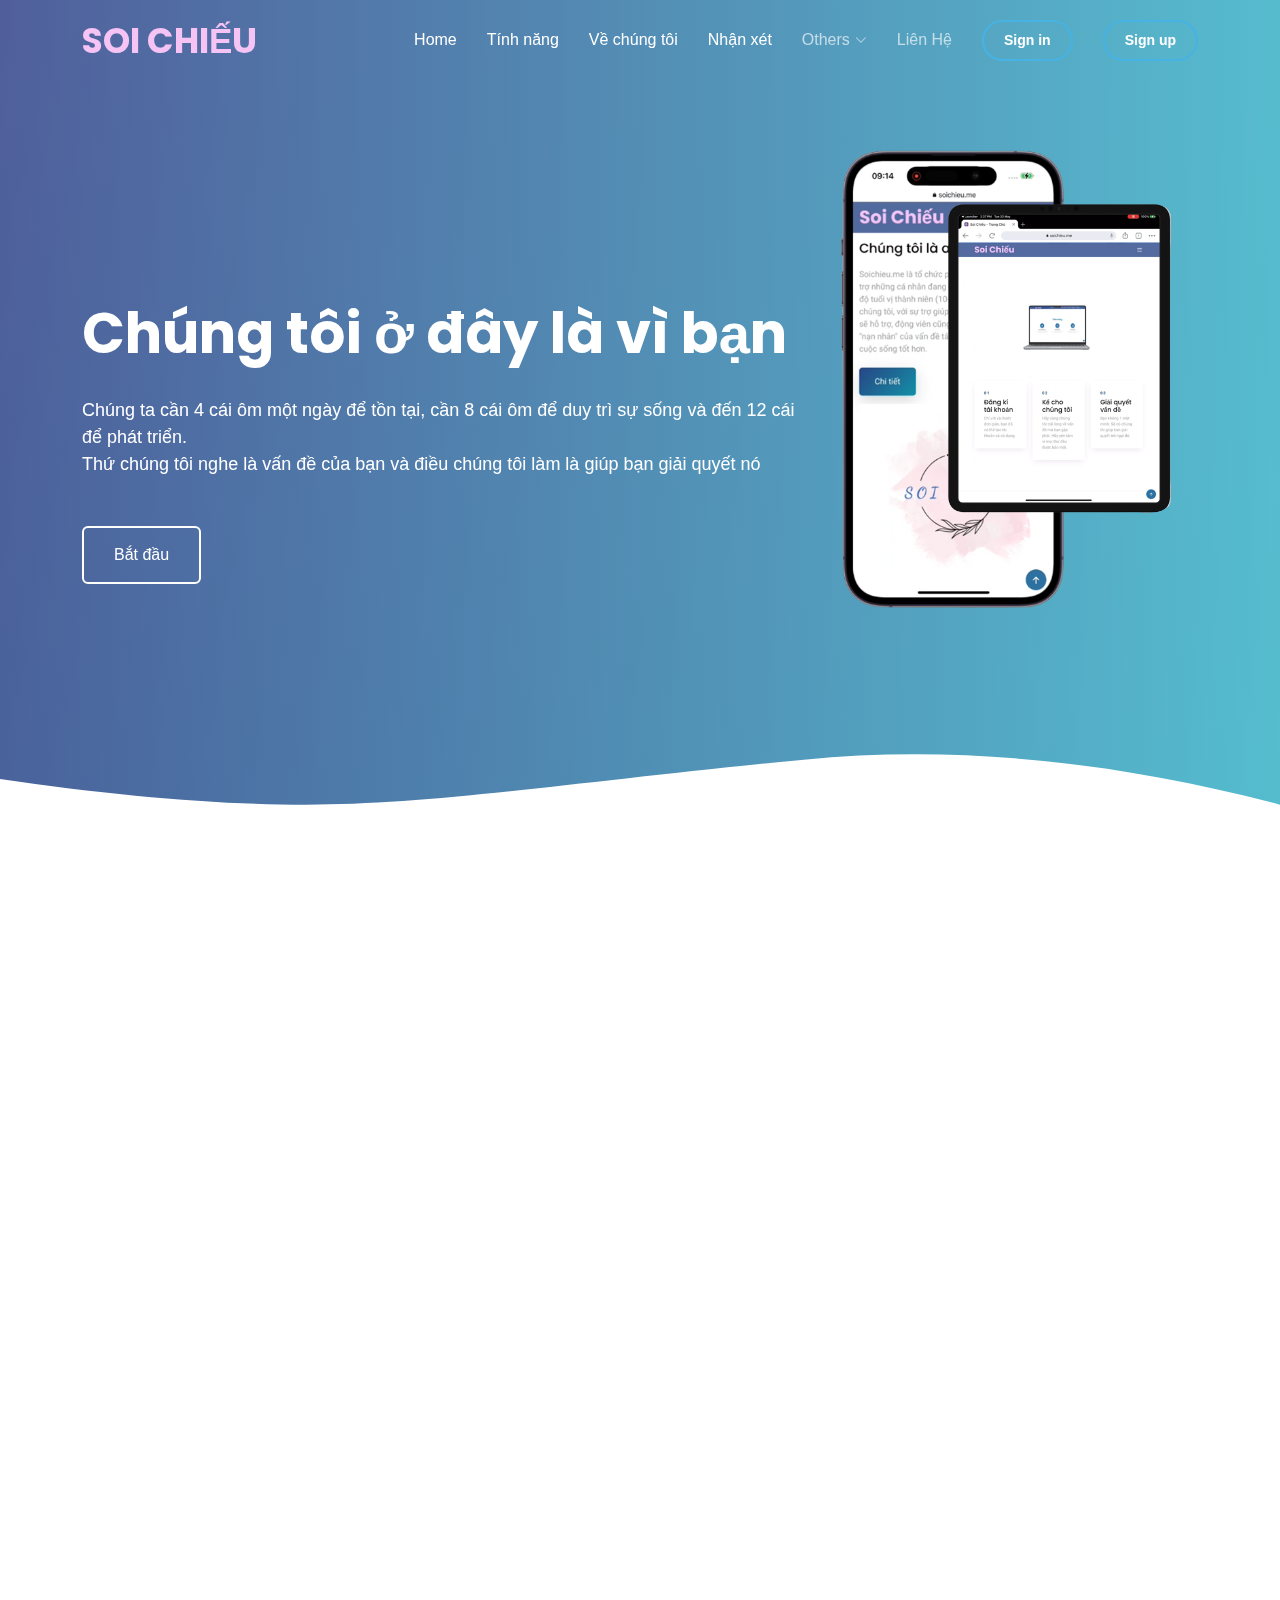
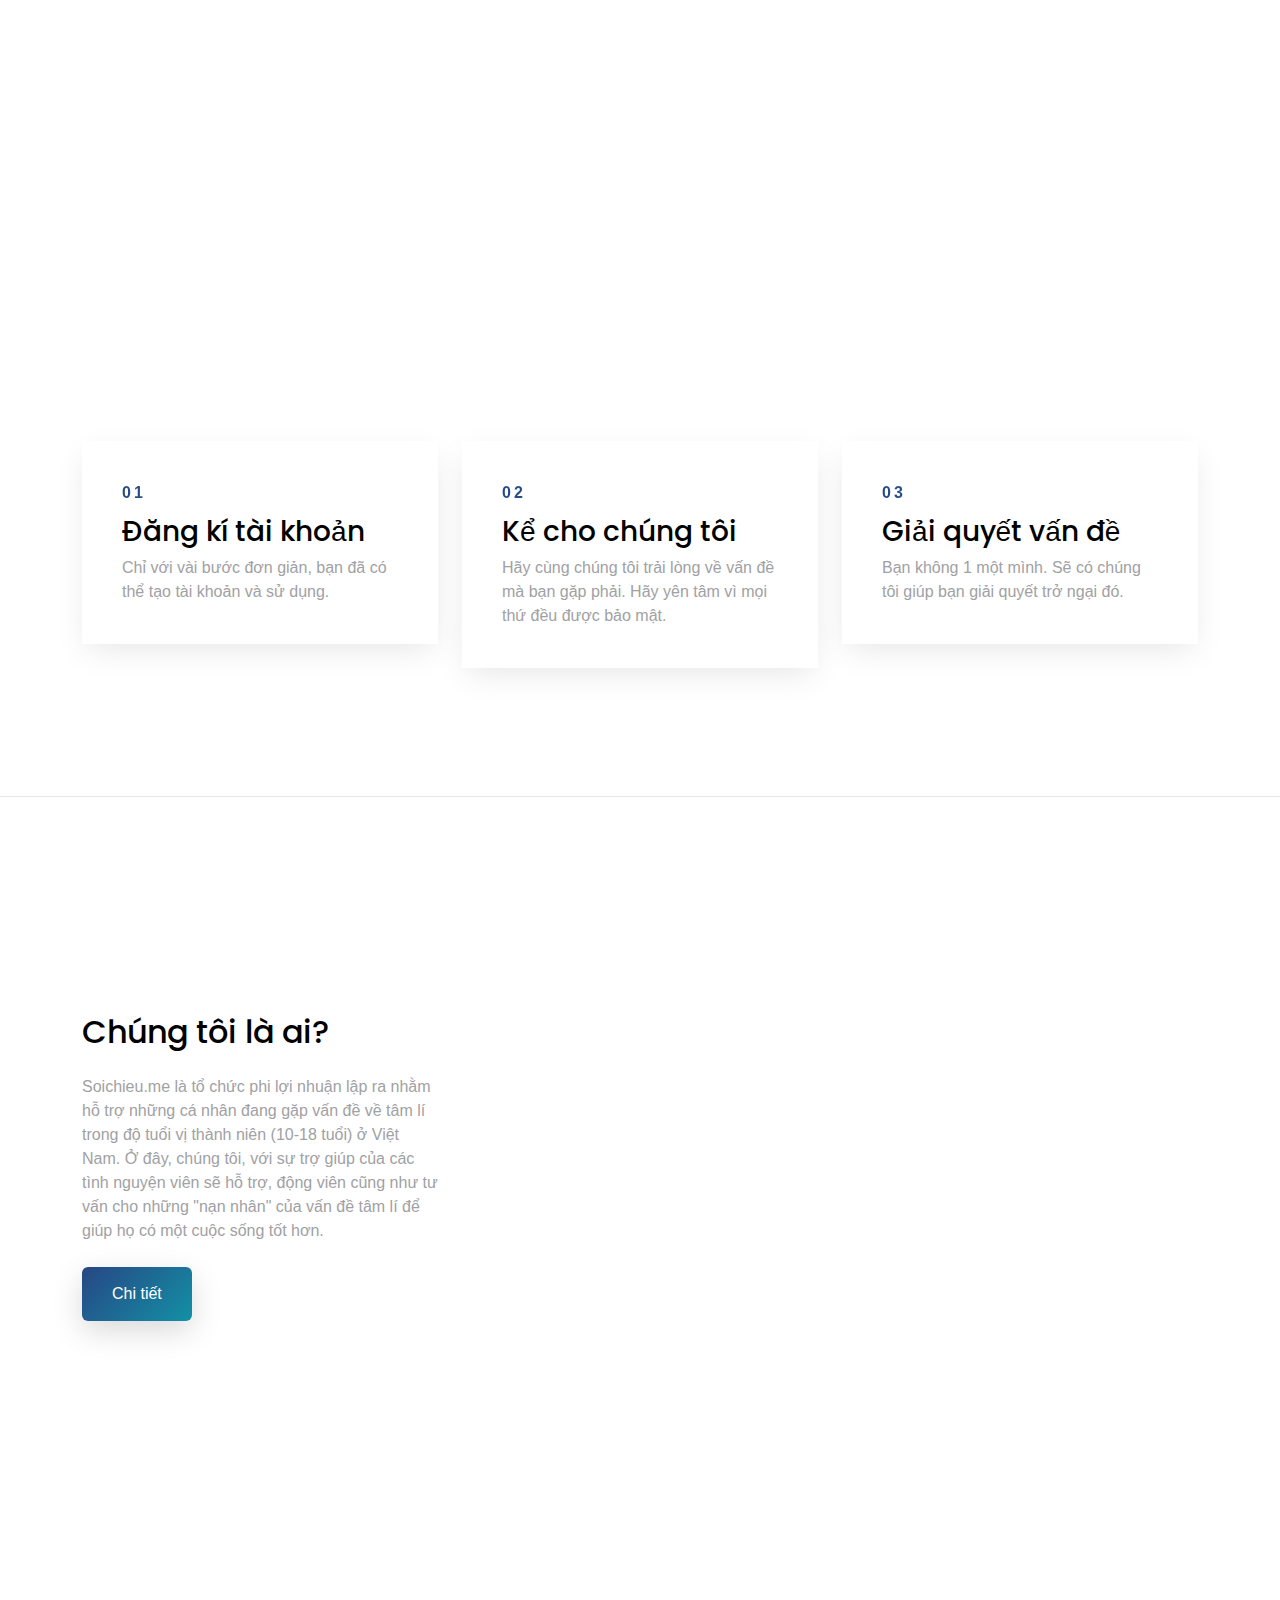
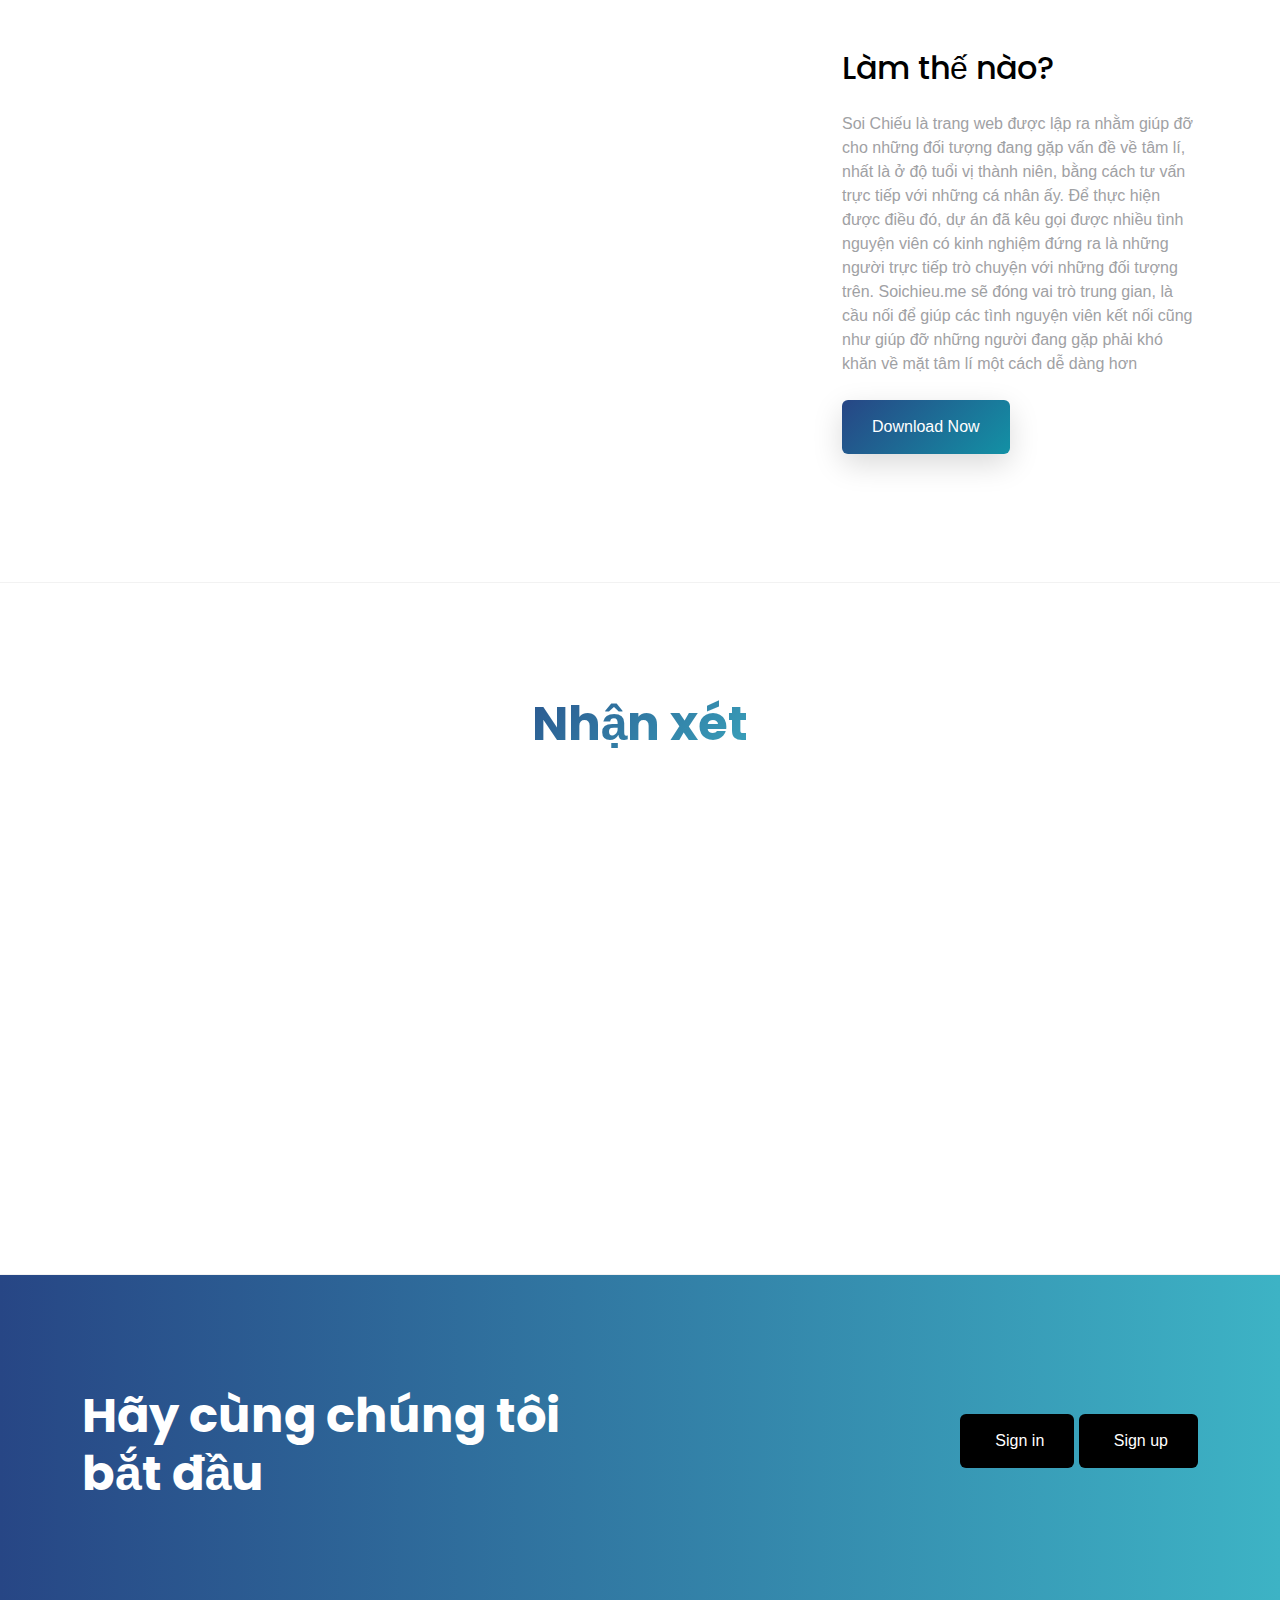
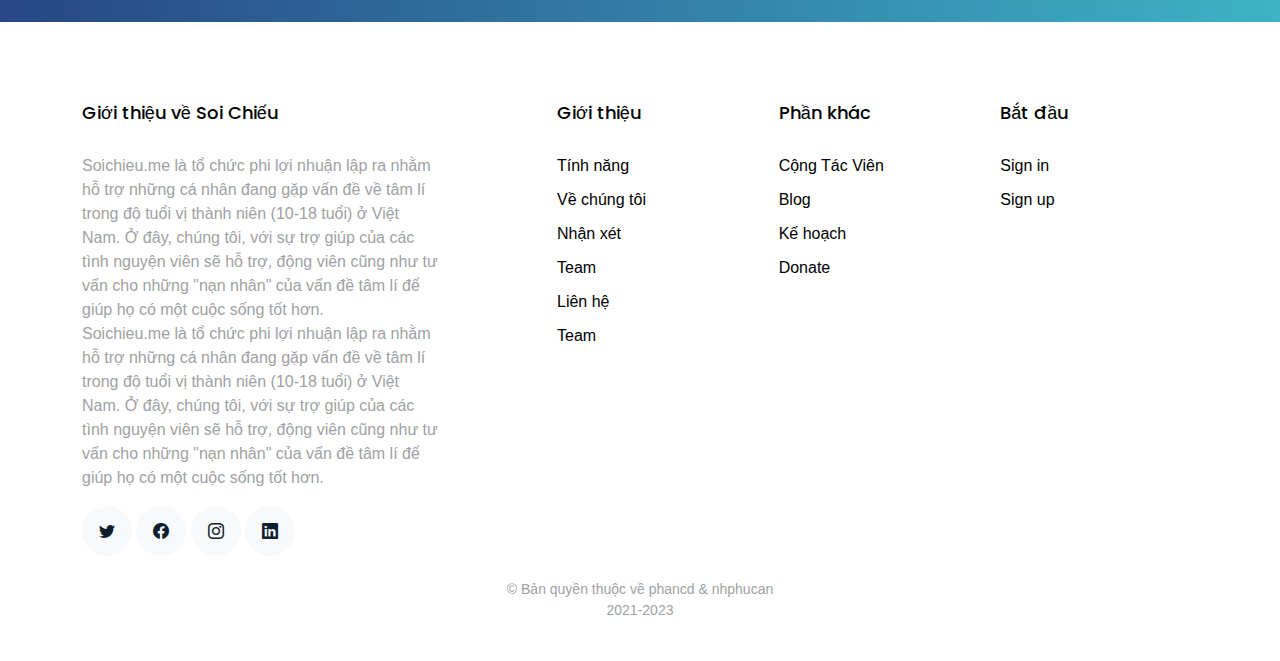
<file: index.html>
<!DOCTYPE html>
<html lang="en">
  <head>
    <meta charset="utf-8" />
    <meta content="width=device-width, initial-scale=1.0" name="viewport" />

    <title>Soi Chiếu - Trang Chủ</title>
    <meta name="viewport" content="width=device-width, initial-scale=1.0" />
    <meta name="description" content='Soichieu.me là tổ chức phi lợi nhuận lập
    ra nhằm hỗ trợ những cá nhân đang gặp vấn đề về tâm lí trong độ tuổi vị
    thành niên (10-18 tuổi) ở Việt Nam. Ở đây, chúng tôi, với sự trợ giúp của
    các tình nguyện viên sẽ hỗ trợ, động viên cũng như tư vấn cho những "nạn
    nhân" của vấn đề tâm lí để giúp họ có một cuộc sống tốt hơn.''>
    <meta
      name="keywords"
      content="Soi Chiếu, soichieu, soichieu.me, tư vấn tâm lý"
    />
    <meta name="author" content="Phan Công Dũng, Nguyễn Hoàng Phúc Ân" />

    <!-- Favicons -->
    <link href="assets/img/logo_1.png" rel="icon" />
    <link href="assets/img/apple-touch-icon.png" rel="apple-touch-icon" />

    <!-- Google Fonts -->
    <link
      href="https://fonts.googleapis.com/css?family=Roboto:300,300i,400,400i,500,500i,600,600i,700,700i|Poppins:300,300i,400,400i,500,500i,600,600i,700,700i"
      rel="stylesheet"
    />
    <link
      href="https://fonts.googleapis.com/css?family=Lato"
      rel="stylesheet"
    />
    <link
      href="https://fonts.googleapis.com/css?family=Anton"
      rel="stylesheet"
    />
    <!-- Vendor CSS Files -->
    <link href="assets/vendor/aos/aos.css" rel="stylesheet" />
    <link
      href="assets/vendor/bootstrap/css/bootstrap.min.css"
      rel="stylesheet"
    />
    <link
      href="assets/vendor/bootstrap-icons/bootstrap-icons.css"
      rel="stylesheet"
    />
    <link href="assets/vendor/boxicons/css/boxicons.min.css" rel="stylesheet" />
    <link href="assets/vendor/swiper/swiper-bundle.min.css" rel="stylesheet" />

    <!-- Template Main CSS File -->
    <link href="assets/css/style.css" rel="stylesheet" />

    <!-- =======================================================
  * License: https://bootstrapmade.com/license/
  ======================================================== -->
  </head>

  <body>
    <!-- ======= Header ======= -->
    <header id="header" class="fixed-top d-flex align-items-center">
      <div class="container d-flex justify-content-between align-items-center">
        <div class="logo">
          <h1>
            <a
              style="font-weight: bold; font-size: 35px; color: #f5c4f5"
              href="index.html"
              >SOI CHIẾU</a
            >
          </h1>
          <!-- Uncomment below if you prefer to use an image logo -->
          <!-- <a href="index.html"><img src="assets/img/logo.png" alt="" class="img-fluid"></a>-->
        </div>

        <nav id="navbar" class="navbar">
          <ul>
            <li><a class="active" href="index.html">Home</a></li>
            <li><a class="active" href="#features">Tính năng</a></li>
            <li><a class="active" href="#aboutUS">Về chúng tôi</a></li>
            <li><a class="active" href="#nx">Nhận xét</a></li>
            <!-- <li><a href="blog.html">Blog</a></li>
          <li><a href="blog.html">Donate</a></li> -->
            <li class="dropdown">
              <a href="#"
                ><span>Others</span> <i class="bi bi-chevron-down"></i
              ></a>
              <ul>
                <li><a href="#">Cộng tác viên</a></li>
                <li class="dropdown">
                  <a href="#"
                    ><span>Deep Drop Down</span>
                    <i class="bi bi-chevron-right"></i
                  ></a>
                  <ul>
                    <li><a href="#">Deep Drop Down 1</a></li>
                    <li><a href="#">Deep Drop Down 2</a></li>
                    <li><a href="#">Deep Drop Down 3</a></li>
                    <li><a href="#">Deep Drop Down 4</a></li>
                    <li><a href="#">Deep Drop Down 5</a></li>
                  </ul>
                </li>
                <li><a href="blog.html">Blog</a></li>
                <li><a href="pricing.html">Donate</a></li>
                <li><a href="team.html">Team</a></li>
              </ul>
            </li>

            <li><a href="contact.html">Liên Hệ</a></li>
            <li>
              <a class="getstarted scrollto" href="https://app.soichieu.me/"
                >Sign in</a
              >
            </li>
            <li>
              <a class="getstarted scrollto" href="https://app.soichieu.me/"
                >Sign up</a
              >
            </li>
          </ul>
          <i class="bi bi-list mobile-nav-toggle"></i>
        </nav>
        <!-- .navbar -->
      </div>
    </header>
    <!-- End Header -->

    <!-- ======= Hero Section ======= -->
    <section class="hero-section" id="hero">
      <div class="wave">
        <svg
          width="100%"
          height="355px"
          viewBox="0 0 1920 355"
          version="1.1"
          xmlns="http://www.w3.org/2000/svg"
          xmlns:xlink="http://www.w3.org/1999/xlink"
        >
          <g
            id="Page-1"
            stroke="none"
            stroke-width="1"
            fill="none"
            fill-rule="evenodd"
          >
            <g
              id="Apple-TV"
              transform="translate(0.000000, -402.000000)"
              fill="#FFFFFF"
            >
              <path
                d="M0,439.134243 C175.04074,464.89273 327.944386,477.771974 458.710937,477.771974 C654.860765,477.771974 870.645295,442.632362 1205.9828,410.192501 C1429.54114,388.565926 1667.54687,411.092417 1920,477.771974 L1920,757 L1017.15166,757 L0,757 L0,439.134243 Z"
                id="Path"
              ></path>
            </g>
          </g>
        </svg>
      </div>

      <div class="container">
        <div class="row align-items-center">
          <div class="col-12 hero-text-image">
            <div class="row">
              <div class="col-lg-8 text-center text-lg-start">
                <h1 data-aos="fade-right">Chúng tôi ở đây là vì bạn</h1>
                <p class="mb-5" data-aos="fade-right" data-aos-delay="100" >
                  Chúng ta cần 4 cái ôm một ngày để tồn tại, cần 8 cái ôm để duy trì sự sống và đến 12 cái để phát triển.
                  <br/>
                  Thứ chúng tôi nghe là vấn đề của bạn và điều chúng tôi làm là
                  giúp bạn giải quyết nó
                  
                </p>
                <p>
                  
                </p>
                <p
                  data-aos="fade-right"
                  data-aos-delay="200"
                  data-aos-offset="-500"
                >
                  <a
                    href="https://app.soichieu.me/"
                    class="btn btn-outline-white"
                    >Bắt đầu</a
                  >
                </p>
              </div>
              <div class="col-lg-4 iphone-wrap" >
                <img
                  src="assets/img/mockup1.png"
                  alt="Image"
                  class="phone-1"
                  data-aos="fade-right"
                />
                <img
                  src="assets/img/ipad1.png"
                  alt="Image"
                  class="phone-2"
                  data-aos="fade-right"
                  data-aos-delay="200"
                />
              </div>
            </div>
          </div>
        </div>
      </div>
    </section>
    <!-- End Hero -->

    <main id="main">
      <!-- ======= Home Section ======= -->
      <section class="section" id="features">
        <div class="container">
          <div class="row justify-content-center text-center mb-5">
            <div class="col-md-5" data-aos="fade-up">
              <h2 class="section-heading">Tính năng</h2>
            </div>
          </div>

          <div class="row">
            <div class="col-md-4" data-aos="fade-up" data-aos-delay="">
              <div class="feature-1 text-center">
                <div class="wrap-icon icon-1">
                  <i class="bi bi-people"></i>
                </div>
                <h3 class="mb-3">Bảo mật thông tin</h3>
                <p>
                  Lorem ipsum dolor sit amet, consectetur adipisicing elit. Rem,
                  optio.
                </p>
              </div>
            </div>
            <div class="col-md-4" data-aos="fade-up" data-aos-delay="100">
              <div class="feature-1 text-center">
                <div class="wrap-icon icon-1">
                  <i class="bi bi-brightness-high"></i>
                </div>
                <h3 class="mb-3">Chat ẩn danh</h3>
                <p>
                  Lorem ipsum dolor sit amet, consectetur adipisicing elit. Rem,
                  optio.
                </p>
              </div>
            </div>
            <div class="col-md-4" data-aos="fade-up" data-aos-delay="200">
              <div class="feature-1 text-center">
                <div class="wrap-icon icon-1">
                  <i class="bi bi-bar-chart"></i>
                </div>
                <h3 class="mb-3">Gợi ý bạn bè</h3>
                <p>
                  Lorem ipsum dolor sit amet, consectetur adipisicing elit. Rem,
                  optio.
                </p>
              </div>
            </div>
          </div>
        </div>
      </section>

      <section class="section">
        <div class="container">
          <div
            class="row justify-content-center text-center mb-5"
            data-aos="fade"
          >
            <div class="col-md-6 mb-5">
              <img src="assets/img/mac1.png" alt="Image" class="img-fluid" />
            </div>
          </div>

          <div class="row">
            <div class="col-md-4">
              <div class="step">
                <span class="number">01</span>
                <h3>Đăng kí tài khoản</h3>
                <p>
                  Chỉ với vài bước đơn giản, bạn đã có thể tạo tài khoản và sử
                  dụng.
                </p>
              </div>
            </div>
            <div class="col-md-4">
              <div class="step">
                <span class="number">02</span>
                <h3>Kể cho chúng tôi</h3>
                <p>
                  Hãy cùng chúng tôi trải lòng về vấn đề mà bạn gặp phải. Hãy
                  yên tâm vì mọi thứ đều được bảo mật.
                </p>
              </div>
            </div>
            <div class="col-md-4">
              <div class="step">
                <span class="number">03</span>
                <h3>Giải quyết vấn đề</h3>
                <p>
                  Bạn không 1 một mình. Sẽ có chúng tôi giúp bạn giải quyết trở
                  ngại đó.
                </p>
              </div>
            </div>
          </div>
        </div>
      </section>
      <hr />
      <section class="section" id="aboutUS">
        <div class="container">
          <div class="row align-items-center">
            <div class="col-md-4 me-auto">
              <h2 class="mb-4">Chúng tôi là ai?</h2>
              <p class="mb-4">
                Soichieu.me là tổ chức phi lợi nhuận lập ra nhằm hỗ trợ những cá
                nhân đang gặp vấn đề về tâm lí trong độ tuổi vị thành niên
                (10-18 tuổi) ở Việt Nam. Ở đây, chúng tôi, với sự trợ giúp của
                các tình nguyện viên sẽ hỗ trợ, động viên cũng như tư vấn cho
                những "nạn nhân" của vấn đề tâm lí để giúp họ có một cuộc sống
                tốt hơn.
                
              </p>
              <p><a href="#" class="btn btn-primary">Chi tiết</a></p>
            </div>
            <div class="col-md-6" data-aos="fade-left">
              <img src="assets/img/logo_1.png" alt="Image" class="img-fluid" />
            </div>
          </div>
        </div>
      </section>

      <section class="section">
        <div class="container">
          <div class="row align-items-center">
            <div class="col-md-4 ms-auto order-2">
              <h2 class="mb-4">Làm thế nào?</h2>
              <p class="mb-4">
                Soi Chiếu là trang web được lập ra nhằm giúp đỡ cho những đối
                tượng đang gặp vấn đề về tâm lí, nhất là ở độ tuổi vị thành
                niên, bằng cách tư vấn trực tiếp với những cá nhân ấy. Để thực
                hiện được điều đó, dự án đã kêu gọi được nhiều tình nguyện viên
                có kinh nghiệm đứng ra là những người trực tiếp trò chuyện với
                những đối tượng trên. Soichieu.me sẽ đóng vai trò trung gian, là
                cầu nối để giúp các tình nguyện viên kết nối cũng như giúp đỡ
                những người đang gặp phải khó khăn về mặt tâm lí một cách dễ
                dàng hơn
              </p>
              <p><a href="#" class="btn btn-primary">Download Now</a></p>
            </div>
            <div class="col-md-6" data-aos="fade-right">
              <img src="assets/img/how.jpg" alt="Image" class="img-fluid" />
            </div>
          </div>
        </div>
      </section>

      <!-- ======= Testimonials Section ======= -->
      <section class="section border-top border-bottom" id="nx">
        <div class="container">
          <div class="row justify-content-center text-center mb-5">
            <div class="col-md-4">
              <h2 class="section-heading" sytle="font-weight:bold;">
                Nhận xét
              </h2>
            </div>
          </div>
          <div class="row justify-content-center text-center">
            <div class="col-md-7">
              <div
                class="testimonials-slider swiper"
                data-aos="fade-up"
                data-aos-delay="100"
              >
                <div class="swiper-wrapper">
                  <div class="swiper-slide">
                    <div class="review text-center">
                      <p class="stars">
                        <span class="bi bi-star-fill"></span>
                        <span class="bi bi-star-fill"></span>
                        <span class="bi bi-star-fill"></span>
                        <span class="bi bi-star-fill"></span>
                        <span class="bi bi-star-fill muted"></span>
                      </p>
                      <h3>Excellent App!</h3>
                      <blockquote>
                        <p>
                          Lorem ipsum dolor sit amet, consectetur adipisicing
                          elit. Eius ea delectus pariatur, numquam aperiam
                          dolore nam optio dolorem facilis itaque voluptatum
                          recusandae deleniti minus animi, provident voluptates
                          consectetur maiores quos.
                        </p>
                      </blockquote>

                      <p class="review-user">
                        <img
                          src="assets/img/person_1.jpg"
                          alt="Image"
                          class="img-fluid rounded-circle mb-3"
                        />
                        <span class="d-block">
                          <span class="text-black">Jean Doe</span>, &mdash; App
                          User
                        </span>
                      </p>
                    </div>
                  </div>
                  <!-- End testimonial item -->

                  <div class="swiper-slide">
                    <div class="review text-center">
                      <p class="stars">
                        <span class="bi bi-star-fill"></span>
                        <span class="bi bi-star-fill"></span>
                        <span class="bi bi-star-fill"></span>
                        <span class="bi bi-star-fill"></span>
                        <span class="bi bi-star-fill muted"></span>
                      </p>
                      <h3>This App is easy to use!</h3>
                      <blockquote>
                        <p>
                          Lorem ipsum dolor sit amet, consectetur adipisicing
                          elit. Eius ea delectus pariatur, numquam aperiam
                          dolore nam optio dolorem facilis itaque voluptatum
                          recusandae deleniti minus animi, provident voluptates
                          consectetur maiores quos.
                        </p>
                      </blockquote>

                      <p class="review-user">
                        <img
                          src="assets/img/person_2.jpg"
                          alt="Image"
                          class="img-fluid rounded-circle mb-3"
                        />
                        <span class="d-block">
                          <span class="text-black">Johan Smith</span>, &mdash;
                          App User
                        </span>
                      </p>
                    </div>
                  </div>
                  <!-- End testimonial item -->

                  <div class="swiper-slide">
                    <div class="review text-center">
                      <p class="stars">
                        <span class="bi bi-star-fill"></span>
                        <span class="bi bi-star-fill"></span>
                        <span class="bi bi-star-fill"></span>
                        <span class="bi bi-star-fill"></span>
                        <span class="bi bi-star-fill muted"></span>
                      </p>
                      <h3>Awesome functionality!</h3>
                      <blockquote>
                        <p>
                          Lorem ipsum dolor sit amet, consectetur adipisicing
                          elit. Eius ea delectus pariatur, numquam aperiam
                          dolore nam optio dolorem facilis itaque voluptatum
                          recusandae deleniti minus animi, provident voluptates
                          consectetur maiores quos.
                        </p>
                      </blockquote>

                      <p class="review-user">
                        <img
                          src="assets/img/person_3.jpg"
                          alt="Image"
                          class="img-fluid rounded-circle mb-3"
                        />
                        <span class="d-block">
                          <span class="text-black">Jean Thunberg</span>, &mdash;
                          App User
                        </span>
                      </p>
                    </div>
                  </div>
                  <!-- End testimonial item -->
                </div>
                <div class="swiper-pagination"></div>
              </div>
            </div>
          </div>
        </div>
      </section>
      <!-- End Testimonials Section -->

      <!-- ======= CTA Section ======= -->
      <section class="section cta-section">
        <div class="container">
          <div class="row align-items-center">
            <div
              class="col-md-6 me-auto text-center text-md-start mb-5 mb-md-0"
            >
              <h2>Hãy cùng chúng tôi bắt đầu</h2>
            </div>
            <div class="col-md-5 text-center text-md-end">
              <p>
                <a href="#" class="btn d-inline-flex align-items-center"
                  ><i class=""></i><span>Sign in</span></a
                >
                <a href="#" class="btn d-inline-flex align-items-center"
                  ><i class=""></i><span>Sign up</span></a
                >
              </p>
            </div>
          </div>
        </div>
      </section>
      <!-- End CTA Section -->
    </main>
    <!-- End #main -->

    <!-- ======= Footer ======= -->
    <footer class="footer" role="contentinfo">
      <div class="container">
        <div class="row">
          <div class="col-md-4 mb-4 mb-md-0">
            <h3>Giới thiệu về Soi Chiếu</h3>
            <p>
              Soichieu.me là tổ chức phi lợi nhuận lập ra nhằm hỗ trợ những cá nhân đang gặp vấn đề về tâm lí trong độ tuổi vị thành niên (10-18 tuổi) ở Việt Nam. Ở đây, chúng tôi, với sự trợ giúp của các tình nguyện viên sẽ hỗ trợ, động viên cũng như tư vấn cho những "nạn nhân" của vấn đề tâm lí để giúp họ có một cuộc sống tốt hơn.
            <br/>
            Soichieu.me là tổ chức phi lợi nhuận lập ra nhằm hỗ trợ những cá nhân đang gặp vấn đề về tâm lí trong độ tuổi vị thành niên (10-18 tuổi) ở Việt Nam. Ở đây, chúng tôi, với sự trợ giúp của các tình nguyện viên sẽ hỗ trợ, động viên cũng như tư vấn cho những "nạn nhân" của vấn đề tâm lí để giúp họ có một cuộc sống tốt hơn.
            </p>
            <p class="social">
              <a href="#"><span class="bi bi-twitter"></span></a>
              <a href="https://www.facebook.com/soichieu.me"><span class="bi bi-facebook"></span></a>
              <a href="#"><span class="bi bi-instagram"></span></a>
              <a href="#"><span class="bi bi-linkedin"></span></a>
            </p>
          </div>
          <div class="col-md-7 ms-auto">
            <div class="row site-section pt-0">
              <div class="col-md-4 mb-4 mb-md-0">
                <h3>Giới thiệu</h3>
                <ul class="list-unstyled">
                  <li><a href="#features">Tính năng</a></li>
                  <li><a href="#aboutUS">Về chúng tôi</a></li>
                  <li><a href="#nx">Nhận xét</a></li>
                  <li><a href="#">Team</a></li>
                  <li><a href="contact.html">Liên hệ</a></li>
                  <li><a href="#">Team</a></li>
                </ul>
              </div>
              <div class="col-md-4 mb-4 mb-md-0">
                <h3>Phần khác</h3>
                <ul class="list-unstyled">
                  <li><a href="#">Cộng Tác Viên</a></li>
                  <li><a href="#">Blog</a></li>
                  <li><a href="#">Kế hoạch</a></li>
                  <li><a href="#">Donate</a></li>
                 
                </ul>
              </div>
              <div class="col-md-4 mb-4 mb-md-0">
                <h3>Bắt đầu</h3>
                <ul class="list-unstyled">
                  <li><a href="#">Sign in</a></li>
                  <li><a href="#">Sign up</a></li>
                </ul>
              </div>
            </div>
          </div>
        </div>

        <div class="row justify-content-center text-center">
          <div class="col-md-7">
            <p class="copyright">&copy; Bản quyền thuộc về phancd & nhphucan</p>
            <div class="credits">
              <!--
            All the links in the footer should remain intact.
            You can delete the links only if you purchased the pro version.
            Licensing information: https://bootstrapmade.com/license/
            Purchase the pro version with working PHP/AJAX contact form: https://bootstrapmade.com/buy/?theme=SoftLand
          -->
              <!-- Designed by <a href="https://bootstrapmade.com/">BootstrapMade</a> -->
              <a>2021-2023</a>
            </div>
          </div>
        </div>
      </div>
    </footer>

    <a
      href="#"
      class="back-to-top d-flex align-items-center justify-content-center"
      ><i class="bi bi-arrow-up-short"></i
    ></a>

    <!-- Vendor JS Files -->
    <script src="assets/vendor/aos/aos.js"></script>
    <script src="assets/vendor/bootstrap/js/bootstrap.bundle.min.js"></script>
    <script src="assets/vendor/swiper/swiper-bundle.min.js"></script>
    <script src="assets/vendor/php-email-form/validate.js"></script>

    <!-- Template Main JS File -->
    <script src="assets/js/main.js"></script>
  </body>
</html>
</file>
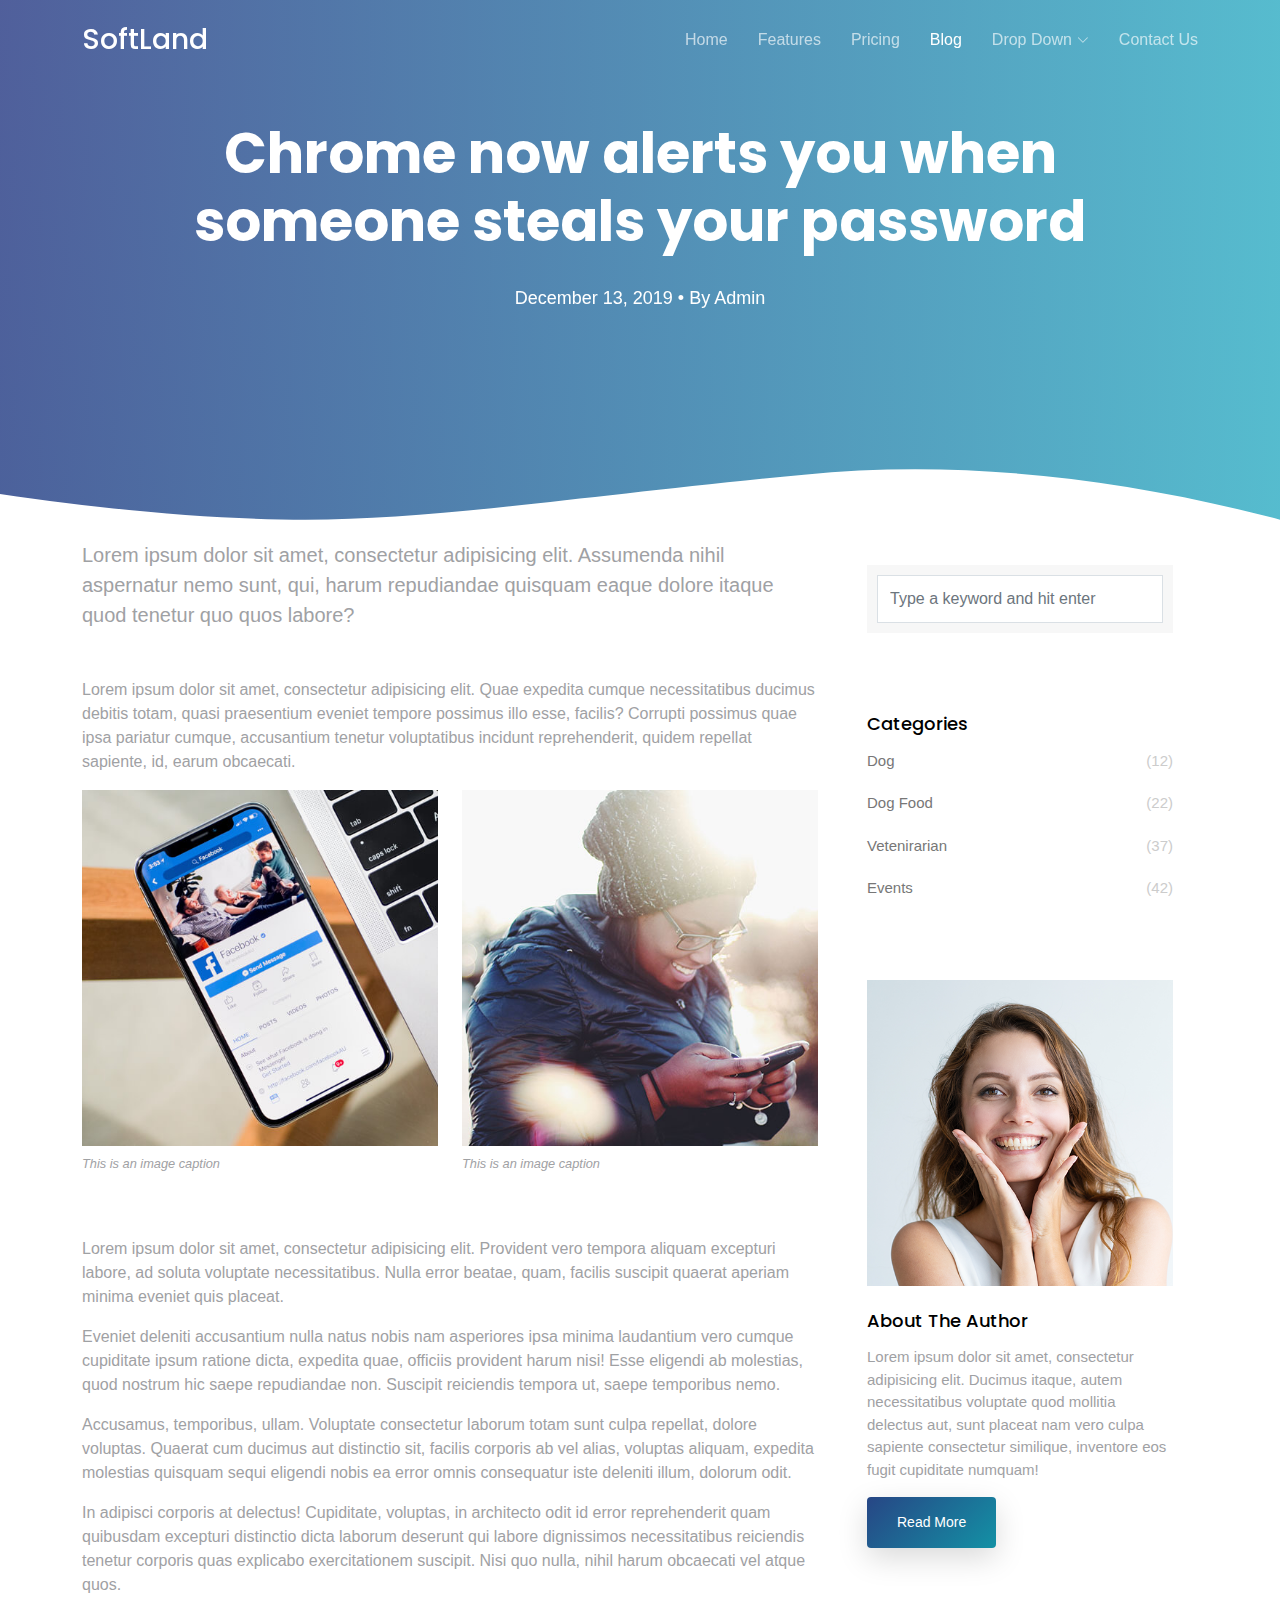
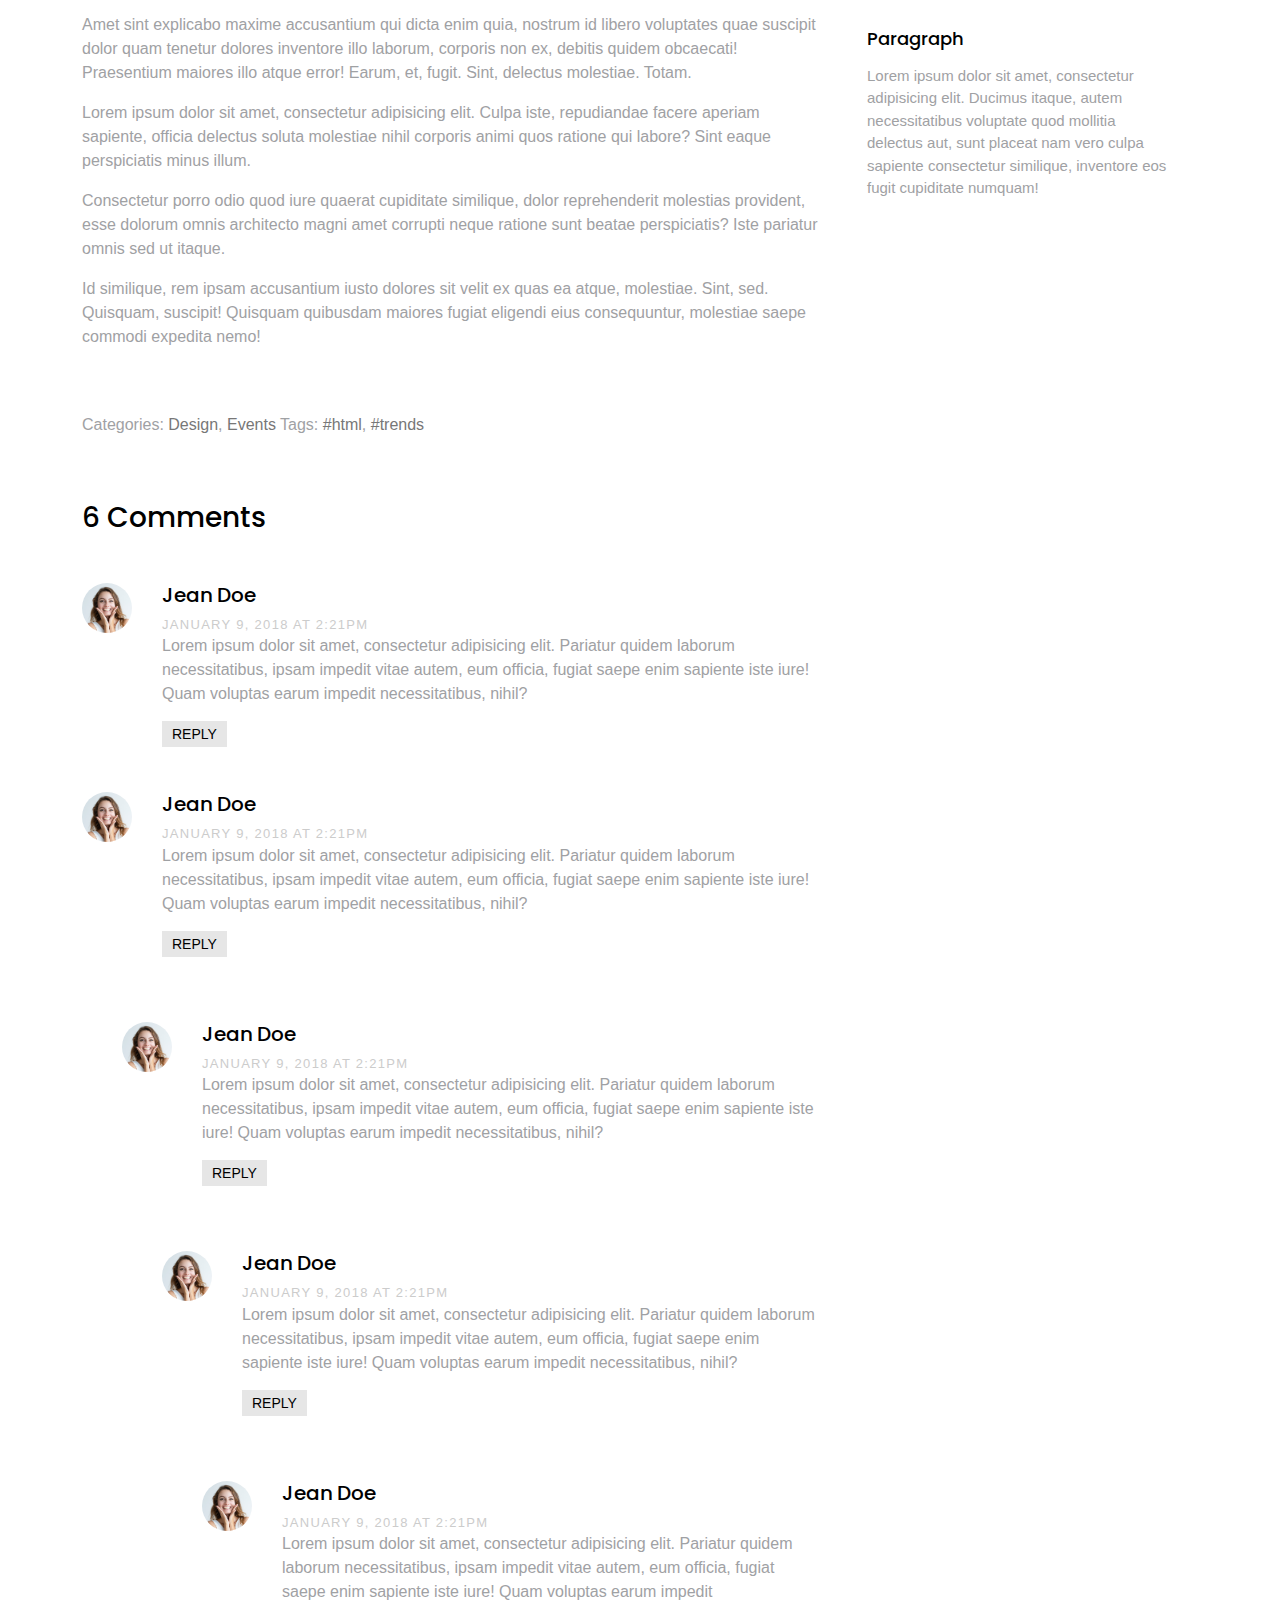
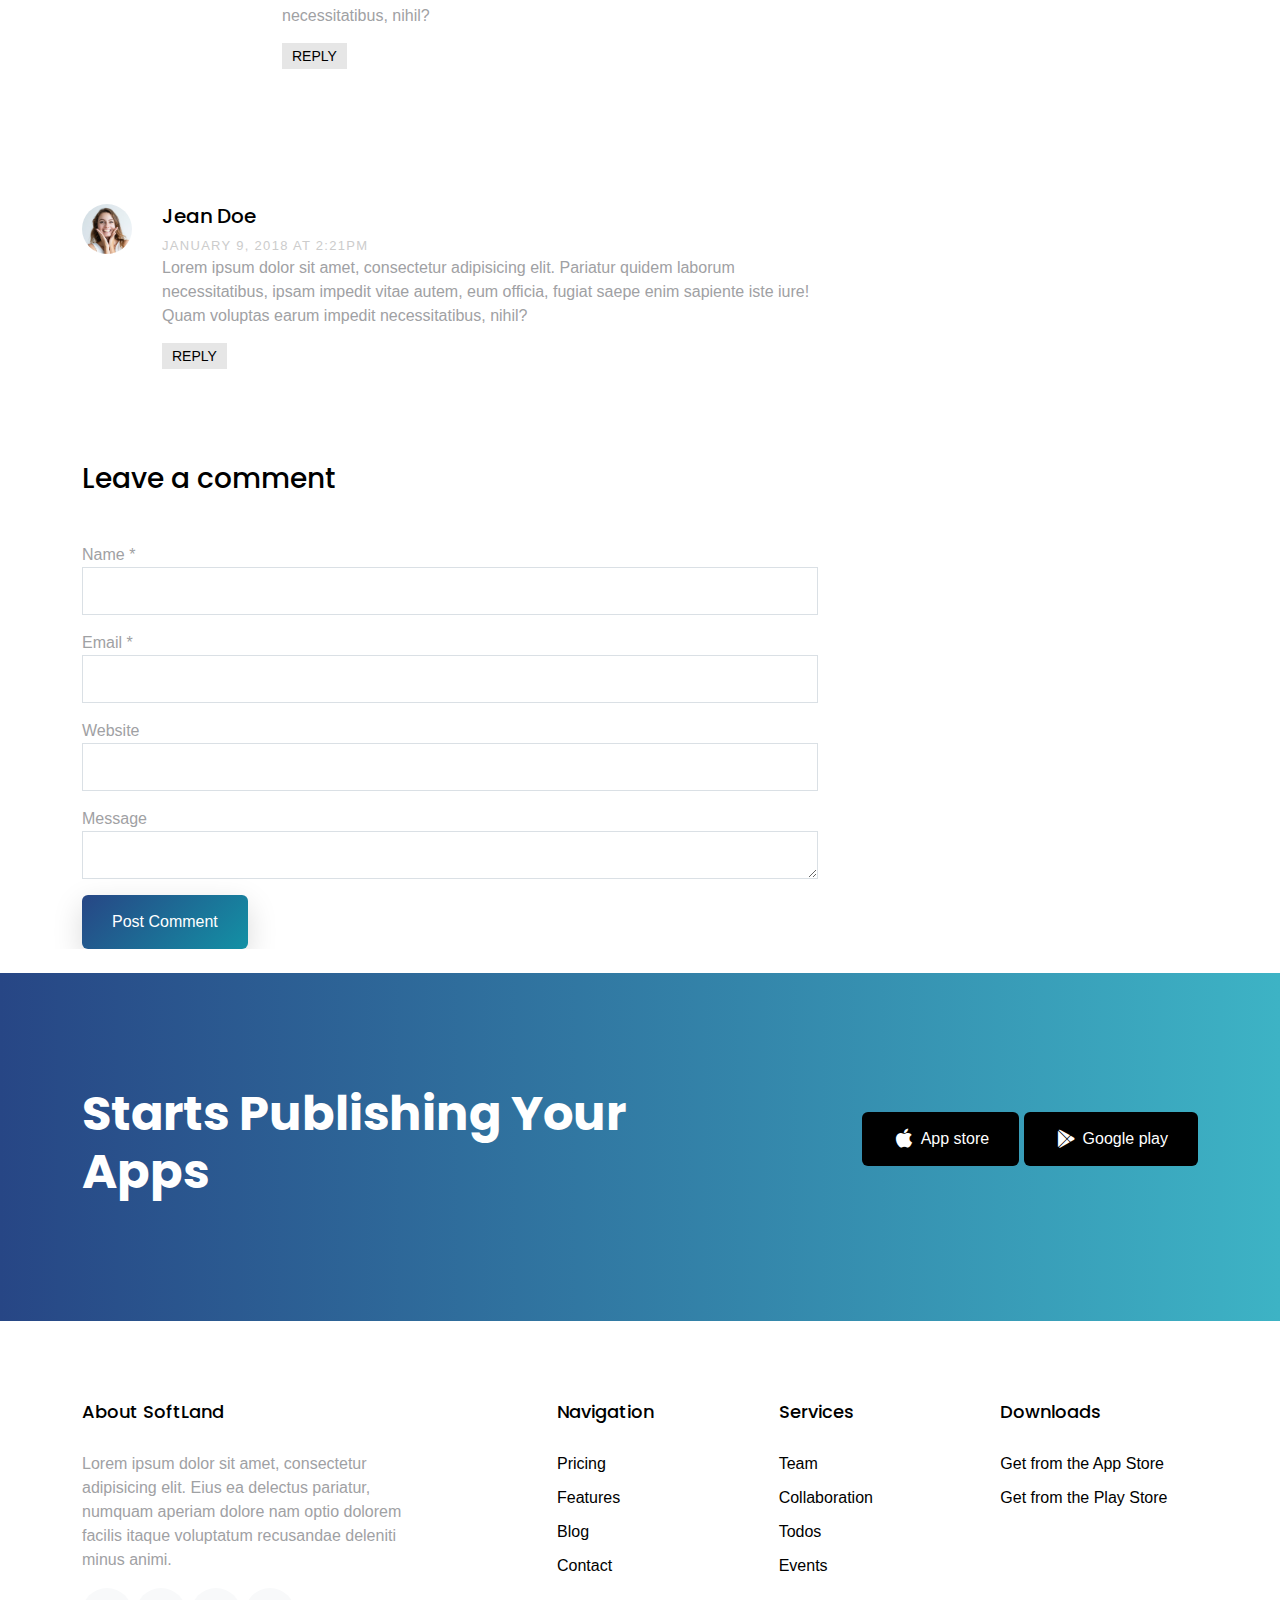
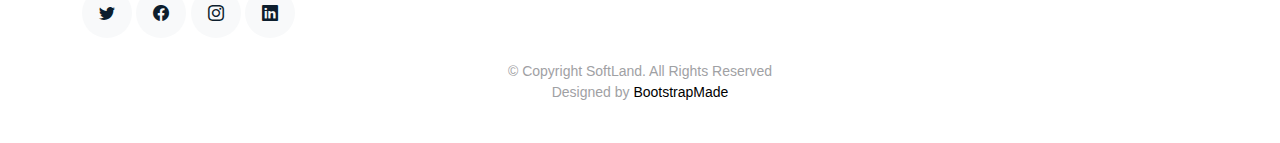
<file: blog-single.html>
<!DOCTYPE html>
<html lang="en">

<head>
  <meta charset="utf-8">
  <meta content="width=device-width, initial-scale=1.0" name="viewport">

  <title>Blog Single - SoftLand Bootstrap Template</title>
  <meta content="" name="description">
  <meta content="" name="keywords">

  <!-- Favicons -->
  <link href="assets/img/favicon.png" rel="icon">
  <link href="assets/img/apple-touch-icon.png" rel="apple-touch-icon">

  <!-- Google Fonts -->
  <link href="https://fonts.googleapis.com/css?family=Roboto:300,300i,400,400i,500,500i,600,600i,700,700i|Poppins:300,300i,400,400i,500,500i,600,600i,700,700i" rel="stylesheet">

  <!-- Vendor CSS Files -->
  <link href="assets/vendor/aos/aos.css" rel="stylesheet">
  <link href="assets/vendor/bootstrap/css/bootstrap.min.css" rel="stylesheet">
  <link href="assets/vendor/bootstrap-icons/bootstrap-icons.css" rel="stylesheet">
  <link href="assets/vendor/boxicons/css/boxicons.min.css" rel="stylesheet">
  <link href="assets/vendor/swiper/swiper-bundle.min.css" rel="stylesheet">

  <!-- Template Main CSS File -->
  <link href="assets/css/style.css" rel="stylesheet">

  <!-- =======================================================
  * Template Name: SoftLand
  * Updated: Mar 10 2023 with Bootstrap v5.2.3
  * Template URL: https://bootstrapmade.com/softland-bootstrap-app-landing-page-template/
  * Author: BootstrapMade.com
  * License: https://bootstrapmade.com/license/
  ======================================================== -->
</head>

<body>

  <!-- ======= Header ======= -->
  <header id="header" class="fixed-top d-flex align-items-center">
    <div class="container d-flex justify-content-between align-items-center">

      <div class="logo">
        <h1><a href="index.html">SoftLand</a></h1>
        <!-- Uncomment below if you prefer to use an image logo -->
        <!-- <a href="index.html"><img src="assets/img/logo.png" alt="" class="img-fluid"></a>-->
      </div>

      <nav id="navbar" class="navbar">
        <ul>
          <li><a class="" href="index.html">Home</a></li>
          <li><a href="features.html">Features</a></li>
          <li><a href="pricing.html">Pricing</a></li>
          <li><a class="active" href="blog.html">Blog</a></li>
          <li class="dropdown"><a href="#"><span>Drop Down</span> <i class="bi bi-chevron-down"></i></a>
            <ul>
              <li><a href="#">Drop Down 1</a></li>
              <li class="dropdown"><a href="#"><span>Deep Drop Down</span> <i class="bi bi-chevron-right"></i></a>
                <ul>
                  <li><a href="#">Deep Drop Down 1</a></li>
                  <li><a href="#">Deep Drop Down 2</a></li>
                  <li><a href="#">Deep Drop Down 3</a></li>
                  <li><a href="#">Deep Drop Down 4</a></li>
                  <li><a href="#">Deep Drop Down 5</a></li>
                </ul>
              </li>
              <li><a href="#">Drop Down 2</a></li>
              <li><a href="#">Drop Down 3</a></li>
              <li><a href="#">Drop Down 4</a></li>
            </ul>
          </li>
          <li><a href="contact.html">Contact Us</a></li>
        </ul>
        <i class="bi bi-list mobile-nav-toggle"></i>
      </nav><!-- .navbar -->

    </div>
  </header><!-- End Header -->

  <main id="main">

    <!-- ======= Single Blog Section ======= -->
    <section class="hero-section inner-page">
      <div class="wave">

        <svg width="1920px" height="265px" viewBox="0 0 1920 265" version="1.1" xmlns="http://www.w3.org/2000/svg" xmlns:xlink="http://www.w3.org/1999/xlink">
          <g id="Page-1" stroke="none" stroke-width="1" fill="none" fill-rule="evenodd">
            <g id="Apple-TV" transform="translate(0.000000, -402.000000)" fill="#FFFFFF">
              <path d="M0,439.134243 C175.04074,464.89273 327.944386,477.771974 458.710937,477.771974 C654.860765,477.771974 870.645295,442.632362 1205.9828,410.192501 C1429.54114,388.565926 1667.54687,411.092417 1920,477.771974 L1920,667 L1017.15166,667 L0,667 L0,439.134243 Z" id="Path"></path>
            </g>
          </g>
        </svg>

      </div>

      <div class="container">
        <div class="row align-items-center">
          <div class="col-12">
            <div class="row justify-content-center">
              <div class="col-md-10 text-center hero-text">
                <h1 data-aos="fade-up" data-aos-delay="">Chrome now alerts you when someone steals your password</h1>
                <p class="mb-5" data-aos="fade-up" data-aos-delay="100">December 13, 2019 &bullet; By <a href="#" class="text-white">Admin</a></p>
              </div>
            </div>
          </div>
        </div>
      </div>

    </section>

    <section class="site-section mb-4">
      <div class="container">
        <div class="row">
          <div class="col-md-8 blog-content">

            <p class="lead mb-5">Lorem ipsum dolor sit amet, consectetur adipisicing elit. Assumenda nihil aspernatur nemo sunt, qui, harum repudiandae quisquam eaque dolore itaque quod tenetur quo quos labore?</p>
            <p>Lorem ipsum dolor sit amet, consectetur adipisicing elit. Quae expedita cumque necessitatibus ducimus debitis totam, quasi praesentium eveniet tempore possimus illo esse, facilis? Corrupti possimus quae ipsa pariatur cumque, accusantium tenetur voluptatibus incidunt reprehenderit, quidem repellat sapiente, id, earum obcaecati.</p>

            <div class="row mb-5">
              <div class="col-md-6">
                <figure><img src="assets/img/img_1.jpg" alt="Free Website Template by Free-Template.co" class="img-fluid">
                  <figcaption>This is an image caption</figcaption>
                </figure>
              </div>
              <div class="col-md-6">
                <figure><img src="assets/img/img_2.jpg" alt="Free Website Template by Free-Template.co" class="img-fluid">
                  <figcaption>This is an image caption</figcaption>
                </figure>
              </div>
            </div>

            <blockquote>
              <p>Lorem ipsum dolor sit amet, consectetur adipisicing elit. Provident vero tempora aliquam excepturi labore, ad soluta voluptate necessitatibus. Nulla error beatae, quam, facilis suscipit quaerat aperiam minima eveniet quis placeat.</p>
            </blockquote>

            <p>Eveniet deleniti accusantium nulla natus nobis nam asperiores ipsa minima laudantium vero cumque cupiditate ipsum ratione dicta, expedita quae, officiis provident harum nisi! Esse eligendi ab molestias, quod nostrum hic saepe repudiandae non. Suscipit reiciendis tempora ut, saepe temporibus nemo.</p>
            <p>Accusamus, temporibus, ullam. Voluptate consectetur laborum totam sunt culpa repellat, dolore voluptas. Quaerat cum ducimus aut distinctio sit, facilis corporis ab vel alias, voluptas aliquam, expedita molestias quisquam sequi eligendi nobis ea error omnis consequatur iste deleniti illum, dolorum odit.</p>
            <p>In adipisci corporis at delectus! Cupiditate, voluptas, in architecto odit id error reprehenderit quam quibusdam excepturi distinctio dicta laborum deserunt qui labore dignissimos necessitatibus reiciendis tenetur corporis quas explicabo exercitationem suscipit. Nisi quo nulla, nihil harum obcaecati vel atque quos.</p>
            <p>Amet sint explicabo maxime accusantium qui dicta enim quia, nostrum id libero voluptates quae suscipit dolor quam tenetur dolores inventore illo laborum, corporis non ex, debitis quidem obcaecati! Praesentium maiores illo atque error! Earum, et, fugit. Sint, delectus molestiae. Totam.</p>

            <p>Lorem ipsum dolor sit amet, consectetur adipisicing elit. Culpa iste, repudiandae facere aperiam sapiente, officia delectus soluta molestiae nihil corporis animi quos ratione qui labore? Sint eaque perspiciatis minus illum.</p>
            <p>Consectetur porro odio quod iure quaerat cupiditate similique, dolor reprehenderit molestias provident, esse dolorum omnis architecto magni amet corrupti neque ratione sunt beatae perspiciatis? Iste pariatur omnis sed ut itaque.</p>
            <p>Id similique, rem ipsam accusantium iusto dolores sit velit ex quas ea atque, molestiae. Sint, sed. Quisquam, suscipit! Quisquam quibusdam maiores fugiat eligendi eius consequuntur, molestiae saepe commodi expedita nemo!</p>
            <div class="pt-5">
              <p>Categories: <a href="#">Design</a>, <a href="#">Events</a> Tags: <a href="#">#html</a>, <a href="#">#trends</a></p>
            </div>

            <div class="pt-5">
              <h3 class="mb-5">6 Comments</h3>
              <ul class="comment-list">
                <li class="comment">
                  <div class="vcard bio">
                    <img src="assets/img/person_1.jpg" alt="Free Website Template by Free-Template.co">
                  </div>
                  <div class="comment-body">
                    <h3>Jean Doe</h3>
                    <div class="meta">January 9, 2018 at 2:21pm</div>
                    <p>Lorem ipsum dolor sit amet, consectetur adipisicing elit. Pariatur quidem laborum necessitatibus, ipsam impedit vitae autem, eum officia, fugiat saepe enim sapiente iste iure! Quam voluptas earum impedit necessitatibus, nihil?</p>
                    <p><a href="#" class="reply">Reply</a></p>
                  </div>
                </li>

                <li class="comment">
                  <div class="vcard bio">
                    <img src="assets/img/person_1.jpg" alt="Image placeholder">
                  </div>
                  <div class="comment-body">
                    <h3>Jean Doe</h3>
                    <div class="meta">January 9, 2018 at 2:21pm</div>
                    <p>Lorem ipsum dolor sit amet, consectetur adipisicing elit. Pariatur quidem laborum necessitatibus, ipsam impedit vitae autem, eum officia, fugiat saepe enim sapiente iste iure! Quam voluptas earum impedit necessitatibus, nihil?</p>
                    <p><a href="#" class="reply">Reply</a></p>
                  </div>

                  <ul class="children">
                    <li class="comment">
                      <div class="vcard bio">
                        <img src="assets/img/person_1.jpg" alt="Image placeholder">
                      </div>
                      <div class="comment-body">
                        <h3>Jean Doe</h3>
                        <div class="meta">January 9, 2018 at 2:21pm</div>
                        <p>Lorem ipsum dolor sit amet, consectetur adipisicing elit. Pariatur quidem laborum necessitatibus, ipsam impedit vitae autem, eum officia, fugiat saepe enim sapiente iste iure! Quam voluptas earum impedit necessitatibus, nihil?</p>
                        <p><a href="#" class="reply">Reply</a></p>
                      </div>

                      <ul class="children">
                        <li class="comment">
                          <div class="vcard bio">
                            <img src="assets/img/person_1.jpg" alt="Image placeholder">
                          </div>
                          <div class="comment-body">
                            <h3>Jean Doe</h3>
                            <div class="meta">January 9, 2018 at 2:21pm</div>
                            <p>Lorem ipsum dolor sit amet, consectetur adipisicing elit. Pariatur quidem laborum necessitatibus, ipsam impedit vitae autem, eum officia, fugiat saepe enim sapiente iste iure! Quam voluptas earum impedit necessitatibus, nihil?</p>
                            <p><a href="#" class="reply">Reply</a></p>
                          </div>

                          <ul class="children">
                            <li class="comment">
                              <div class="vcard bio">
                                <img src="assets/img/person_1.jpg" alt="Image placeholder">
                              </div>
                              <div class="comment-body">
                                <h3>Jean Doe</h3>
                                <div class="meta">January 9, 2018 at 2:21pm</div>
                                <p>Lorem ipsum dolor sit amet, consectetur adipisicing elit. Pariatur quidem laborum necessitatibus, ipsam impedit vitae autem, eum officia, fugiat saepe enim sapiente iste iure! Quam voluptas earum impedit necessitatibus, nihil?</p>
                                <p><a href="#" class="reply">Reply</a></p>
                              </div>
                            </li>
                          </ul>
                        </li>
                      </ul>
                    </li>
                  </ul>
                </li>

                <li class="comment">
                  <div class="vcard bio">
                    <img src="assets/img/person_1.jpg" alt="Image placeholder">
                  </div>
                  <div class="comment-body">
                    <h3>Jean Doe</h3>
                    <div class="meta">January 9, 2018 at 2:21pm</div>
                    <p>Lorem ipsum dolor sit amet, consectetur adipisicing elit. Pariatur quidem laborum necessitatibus, ipsam impedit vitae autem, eum officia, fugiat saepe enim sapiente iste iure! Quam voluptas earum impedit necessitatibus, nihil?</p>
                    <p><a href="#" class="reply">Reply</a></p>
                  </div>
                </li>
              </ul>
              <!-- END comment-list -->

              <div class="comment-form-wrap pt-5">
                <h3 class="mb-5">Leave a comment</h3>
                <form action="#" class="">
                  <div class="form-group">
                    <label for="name">Name *</label>
                    <input type="text" class="form-control" id="name">
                  </div>
                  <div class="form-group mt-3">
                    <label for="email">Email *</label>
                    <input type="email" class="form-control" id="email">
                  </div>
                  <div class="form-group mt-3">
                    <label for="website">Website</label>
                    <input type="url" class="form-control" id="website">
                  </div>

                  <div class="form-group mt-3">
                    <label for="message">Message</label>
                    <textarea name="" id="message" cols="30" rows="10" class="form-control"></textarea>
                  </div>
                  <div class="form-group mt-3">
                    <input type="submit" value="Post Comment" class="btn btn-primary">
                  </div>

                </form>
              </div>
            </div>

          </div>
          <div class="col-md-4 sidebar">
            <div class="sidebar-box">
              <form action="#" class="search-form">
                <div class="form-group">
                  <span class="icon fa fa-search"></span>
                  <input type="text" class="form-control" placeholder="Type a keyword and hit enter">
                </div>
              </form>
            </div>
            <div class="sidebar-box">
              <div class="categories">
                <h3>Categories</h3>
                <li><a href="#">Dog <span>(12)</span></a></li>
                <li><a href="#">Dog Food <span>(22)</span></a></li>
                <li><a href="#">Vetenirarian <span>(37)</span></a></li>
                <li><a href="#">Events<span>(42)</span></a></li>
              </div>
            </div>
            <div class="sidebar-box">
              <img src="assets/img/person_1.jpg" alt="Image placeholder" class="img-fluid mb-4">
              <h3>About The Author</h3>
              <p>Lorem ipsum dolor sit amet, consectetur adipisicing elit. Ducimus itaque, autem necessitatibus voluptate quod mollitia delectus aut, sunt placeat nam vero culpa sapiente consectetur similique, inventore eos fugit cupiditate numquam!</p>
              <p><a href="#" class="btn btn-primary btn-sm">Read More</a></p>
            </div>

            <div class="sidebar-box">
              <h3>Paragraph</h3>
              <p>Lorem ipsum dolor sit amet, consectetur adipisicing elit. Ducimus itaque, autem necessitatibus voluptate quod mollitia delectus aut, sunt placeat nam vero culpa sapiente consectetur similique, inventore eos fugit cupiditate numquam!</p>
            </div>
          </div>
        </div>
      </div>
    </section>

    <!-- ======= CTA Section ======= -->
    <section class="section cta-section">
      <div class="container">
        <div class="row align-items-center">
          <div class="col-md-6 me-auto text-center text-md-start mb-5 mb-md-0">
            <h2>Starts Publishing Your Apps</h2>
          </div>
          <div class="col-md-5 text-center text-md-end">
            <p><a href="#" class="btn d-inline-flex align-items-center"><i class="bx bxl-apple"></i><span>App store</span></a> <a href="#" class="btn d-inline-flex align-items-center"><i class="bx bxl-play-store"></i><span>Google play</span></a></p>
          </div>
        </div>
      </div>
    </section><!-- End CTA Section -->

  </main><!-- End #main -->

  <!-- ======= Footer ======= -->
  <footer class="footer" role="contentinfo">
    <div class="container">
      <div class="row">
        <div class="col-md-4 mb-4 mb-md-0">
          <h3>About SoftLand</h3>
          <p>Lorem ipsum dolor sit amet, consectetur adipisicing elit. Eius ea delectus pariatur, numquam aperiam
            dolore nam optio dolorem facilis itaque voluptatum recusandae deleniti minus animi.</p>
          <p class="social">
            <a href="#"><span class="bi bi-twitter"></span></a>
            <a href="#"><span class="bi bi-facebook"></span></a>
            <a href="#"><span class="bi bi-instagram"></span></a>
            <a href="#"><span class="bi bi-linkedin"></span></a>
          </p>
        </div>
        <div class="col-md-7 ms-auto">
          <div class="row site-section pt-0">
            <div class="col-md-4 mb-4 mb-md-0">
              <h3>Navigation</h3>
              <ul class="list-unstyled">
                <li><a href="#">Pricing</a></li>
                <li><a href="#">Features</a></li>
                <li><a href="#">Blog</a></li>
                <li><a href="#">Contact</a></li>
              </ul>
            </div>
            <div class="col-md-4 mb-4 mb-md-0">
              <h3>Services</h3>
              <ul class="list-unstyled">
                <li><a href="#">Team</a></li>
                <li><a href="#">Collaboration</a></li>
                <li><a href="#">Todos</a></li>
                <li><a href="#">Events</a></li>
              </ul>
            </div>
            <div class="col-md-4 mb-4 mb-md-0">
              <h3>Downloads</h3>
              <ul class="list-unstyled">
                <li><a href="#">Get from the App Store</a></li>
                <li><a href="#">Get from the Play Store</a></li>
              </ul>
            </div>
          </div>
        </div>
      </div>

      <div class="row justify-content-center text-center">
        <div class="col-md-7">
          <p class="copyright">&copy; Copyright SoftLand. All Rights Reserved</p>
          <div class="credits">
            <!--
            All the links in the footer should remain intact.
            You can delete the links only if you purchased the pro version.
            Licensing information: https://bootstrapmade.com/license/
            Purchase the pro version with working PHP/AJAX contact form: https://bootstrapmade.com/buy/?theme=SoftLand
          -->
            Designed by <a href="https://bootstrapmade.com/">BootstrapMade</a>
          </div>
        </div>
      </div>

    </div>
  </footer>

  <a href="#" class="back-to-top d-flex align-items-center justify-content-center"><i class="bi bi-arrow-up-short"></i></a>

  <!-- Vendor JS Files -->
  <script src="assets/vendor/aos/aos.js"></script>
  <script src="assets/vendor/bootstrap/js/bootstrap.bundle.min.js"></script>
  <script src="assets/vendor/swiper/swiper-bundle.min.js"></script>
  <script src="assets/vendor/php-email-form/validate.js"></script>

  <!-- Template Main JS File -->
  <script src="assets/js/main.js"></script>

</body>

</html>
</file>
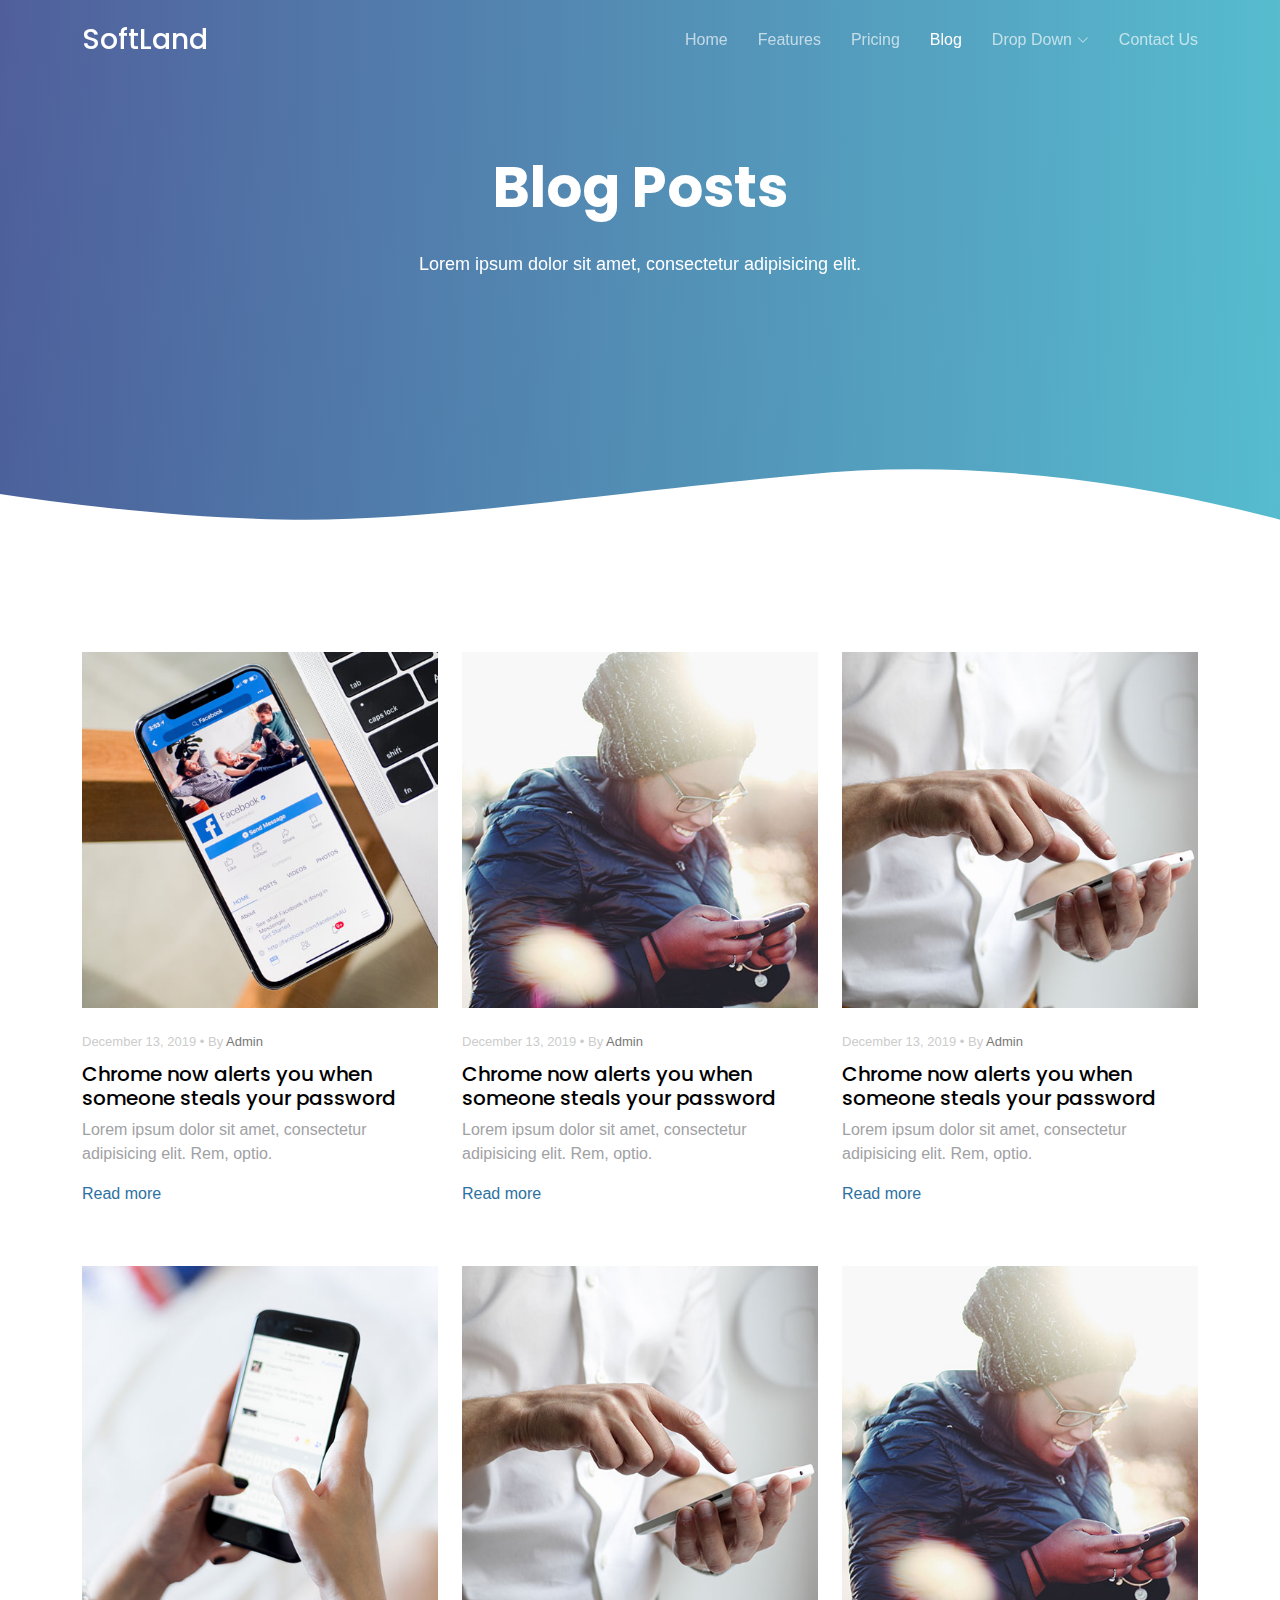
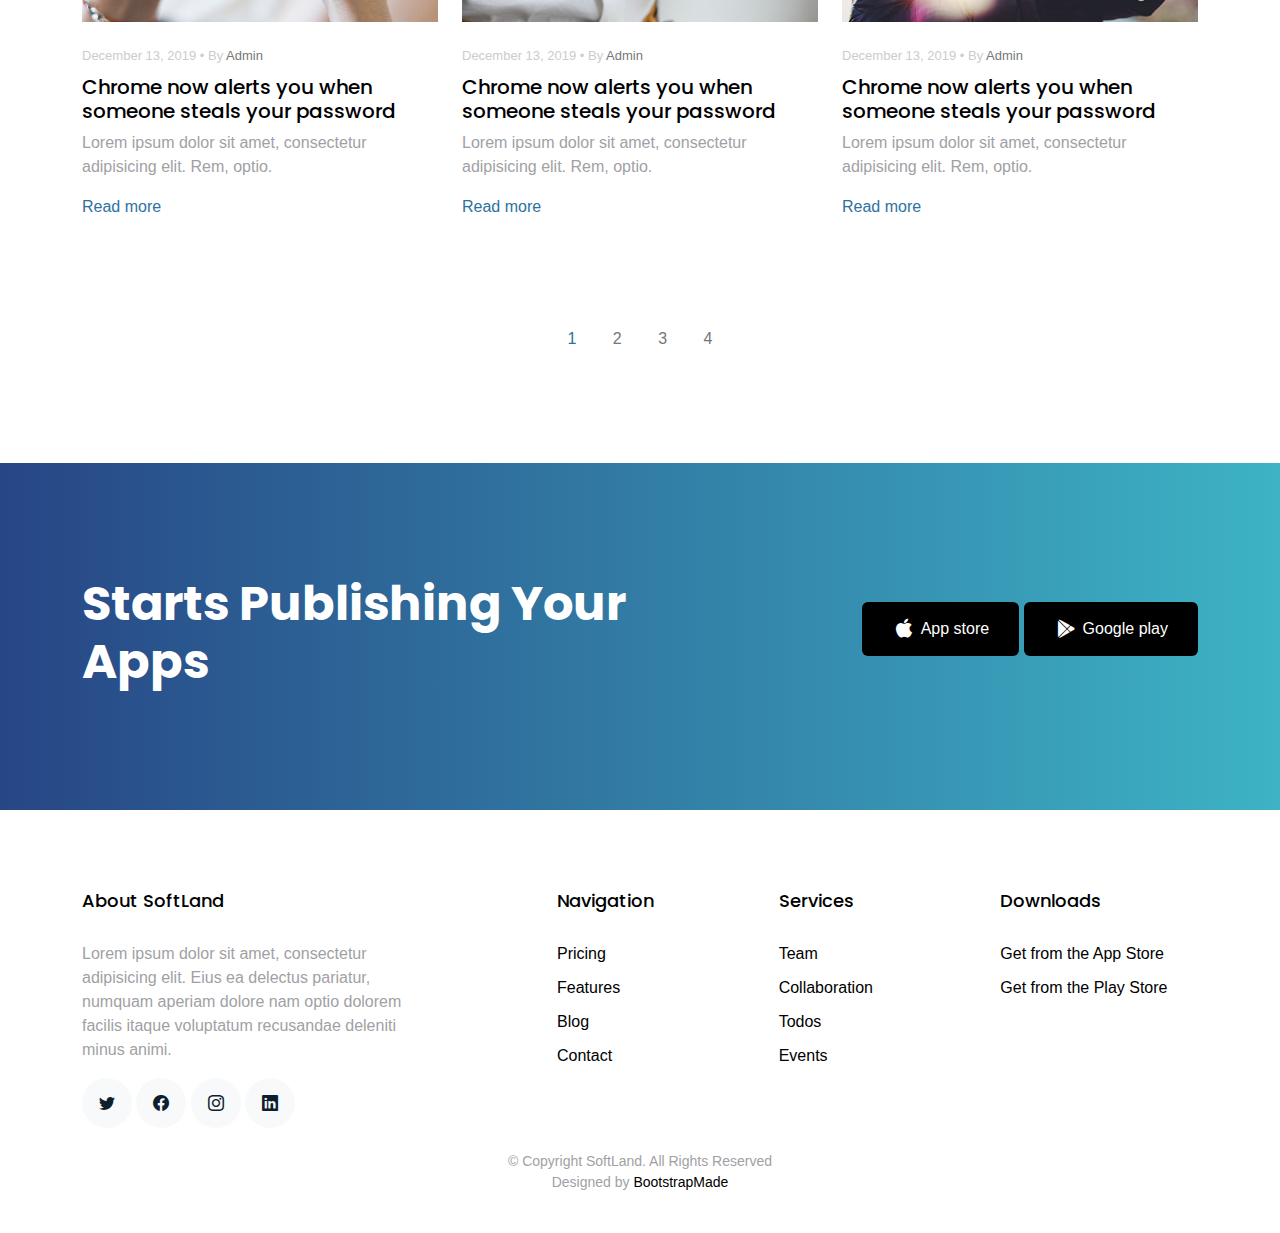
<file: blog.html>
<!DOCTYPE html>
<html lang="en">

<head>
  <meta charset="utf-8">
  <meta content="width=device-width, initial-scale=1.0" name="viewport">

  <title>Blog - SoftLand Bootstrap Template</title>
  <meta content="" name="description">
  <meta content="" name="keywords">

  <!-- Favicons -->
  <link href="assets/img/favicon.png" rel="icon">
  <link href="assets/img/apple-touch-icon.png" rel="apple-touch-icon">

  <!-- Google Fonts -->
  <link href="https://fonts.googleapis.com/css?family=Roboto:300,300i,400,400i,500,500i,600,600i,700,700i|Poppins:300,300i,400,400i,500,500i,600,600i,700,700i" rel="stylesheet">

  <!-- Vendor CSS Files -->
  <link href="assets/vendor/aos/aos.css" rel="stylesheet">
  <link href="assets/vendor/bootstrap/css/bootstrap.min.css" rel="stylesheet">
  <link href="assets/vendor/bootstrap-icons/bootstrap-icons.css" rel="stylesheet">
  <link href="assets/vendor/boxicons/css/boxicons.min.css" rel="stylesheet">
  <link href="assets/vendor/swiper/swiper-bundle.min.css" rel="stylesheet">

  <!-- Template Main CSS File -->
  <link href="assets/css/style.css" rel="stylesheet">

  <!-- =======================================================
  * Template Name: SoftLand
  * Updated: Mar 10 2023 with Bootstrap v5.2.3
  * Template URL: https://bootstrapmade.com/softland-bootstrap-app-landing-page-template/
  * Author: BootstrapMade.com
  * License: https://bootstrapmade.com/license/
  ======================================================== -->
</head>

<body>

  <!-- ======= Header ======= -->
  <header id="header" class="fixed-top d-flex align-items-center">
    <div class="container d-flex justify-content-between align-items-center">

      <div class="logo">
        <h1><a href="index.html">SoftLand</a></h1>
        <!-- Uncomment below if you prefer to use an image logo -->
        <!-- <a href="index.html"><img src="assets/img/logo.png" alt="" class="img-fluid"></a>-->
      </div>

      <nav id="navbar" class="navbar">
        <ul>
          <li><a class="" href="index.html">Home</a></li>
          <li><a href="features.html">Features</a></li>
          <li><a href="pricing.html">Pricing</a></li>
          <li><a class="active" href="blog.html">Blog</a></li>
          <li class="dropdown"><a href="#"><span>Drop Down</span> <i class="bi bi-chevron-down"></i></a>
            <ul>
              <li><a href="#">Drop Down 1</a></li>
              <li class="dropdown"><a href="#"><span>Deep Drop Down</span> <i class="bi bi-chevron-right"></i></a>
                <ul>
                  <li><a href="#">Deep Drop Down 1</a></li>
                  <li><a href="#">Deep Drop Down 2</a></li>
                  <li><a href="#">Deep Drop Down 3</a></li>
                  <li><a href="#">Deep Drop Down 4</a></li>
                  <li><a href="#">Deep Drop Down 5</a></li>
                </ul>
              </li>
              <li><a href="#">Drop Down 2</a></li>
              <li><a href="#">Drop Down 3</a></li>
              <li><a href="#">Drop Down 4</a></li>
            </ul>
          </li>
          <li><a href="contact.html">Contact Us</a></li>
        </ul>
        <i class="bi bi-list mobile-nav-toggle"></i>
      </nav><!-- .navbar -->

    </div>
  </header><!-- End Header -->

  <main id="main">

    <!-- ======= Blog Section ======= -->
    <section class="hero-section inner-page">
      <div class="wave">

        <svg width="1920px" height="265px" viewBox="0 0 1920 265" version="1.1" xmlns="http://www.w3.org/2000/svg" xmlns:xlink="http://www.w3.org/1999/xlink">
          <g id="Page-1" stroke="none" stroke-width="1" fill="none" fill-rule="evenodd">
            <g id="Apple-TV" transform="translate(0.000000, -402.000000)" fill="#FFFFFF">
              <path d="M0,439.134243 C175.04074,464.89273 327.944386,477.771974 458.710937,477.771974 C654.860765,477.771974 870.645295,442.632362 1205.9828,410.192501 C1429.54114,388.565926 1667.54687,411.092417 1920,477.771974 L1920,667 L1017.15166,667 L0,667 L0,439.134243 Z" id="Path"></path>
            </g>
          </g>
        </svg>

      </div>

      <div class="container">
        <div class="row align-items-center">
          <div class="col-12">
            <div class="row justify-content-center">
              <div class="col-md-7 text-center hero-text">
                <h1 data-aos="fade-up" data-aos-delay="">Blog Posts</h1>
                <p class="mb-5" data-aos="fade-up" data-aos-delay="100">Lorem ipsum dolor sit amet, consectetur adipisicing elit.</p>
              </div>
            </div>
          </div>
        </div>
      </div>

    </section>

    <section class="section">
      <div class="container">
        <div class="row mb-5">
          <div class="col-md-4">
            <div class="post-entry">
              <a href="blog-single.html" class="d-block mb-4">
                <img src="assets/img/img_1.jpg" alt="Image" class="img-fluid">
              </a>
              <div class="post-text">
                <span class="post-meta">December 13, 2019 &bullet; By <a href="#">Admin</a></span>
                <h3><a href="#">Chrome now alerts you when someone steals your password</a></h3>
                <p>Lorem ipsum dolor sit amet, consectetur adipisicing elit. Rem, optio.</p>
                <p><a href="#" class="readmore">Read more</a></p>
              </div>
            </div>
          </div>
          <div class="col-md-4">
            <div class="post-entry">
              <a href="blog-single.html" class="d-block mb-4">
                <img src="assets/img/img_2.jpg" alt="Image" class="img-fluid">
              </a>
              <div class="post-text">
                <span class="post-meta">December 13, 2019 &bullet; By <a href="#">Admin</a></span>
                <h3><a href="#">Chrome now alerts you when someone steals your password</a></h3>
                <p>Lorem ipsum dolor sit amet, consectetur adipisicing elit. Rem, optio.</p>
                <p><a href="#" class="readmore">Read more</a></p>
              </div>
            </div>
          </div>
          <div class="col-md-4">
            <div class="post-entry">
              <a href="blog-single.html" class="d-block mb-4">
                <img src="assets/img/img_3.jpg" alt="Image" class="img-fluid">
              </a>
              <div class="post-text">
                <span class="post-meta">December 13, 2019 &bullet; By <a href="#">Admin</a></span>
                <h3><a href="#">Chrome now alerts you when someone steals your password</a></h3>
                <p>Lorem ipsum dolor sit amet, consectetur adipisicing elit. Rem, optio.</p>
                <p><a href="#" class="readmore">Read more</a></p>
              </div>
            </div>
          </div>

          <div class="col-md-4">
            <div class="post-entry">
              <a href="blog-single.html" class="d-block mb-4">
                <img src="assets/img/img_4.jpg" alt="Image" class="img-fluid">
              </a>
              <div class="post-text">
                <span class="post-meta">December 13, 2019 &bullet; By <a href="#">Admin</a></span>
                <h3><a href="#">Chrome now alerts you when someone steals your password</a></h3>
                <p>Lorem ipsum dolor sit amet, consectetur adipisicing elit. Rem, optio.</p>
                <p><a href="#" class="readmore">Read more</a></p>
              </div>
            </div>
          </div>
          <div class="col-md-4">
            <div class="post-entry">
              <a href="blog-single.html" class="d-block mb-4">
                <img src="assets/img/img_3.jpg" alt="Image" class="img-fluid">
              </a>
              <div class="post-text">
                <span class="post-meta">December 13, 2019 &bullet; By <a href="#">Admin</a></span>
                <h3><a href="#">Chrome now alerts you when someone steals your password</a></h3>
                <p>Lorem ipsum dolor sit amet, consectetur adipisicing elit. Rem, optio.</p>
                <p><a href="#" class="readmore">Read more</a></p>
              </div>
            </div>
          </div>
          <div class="col-md-4">
            <div class="post-entry">
              <a href="blog-single.html" class="d-block mb-4">
                <img src="assets/img/img_2.jpg" alt="Image" class="img-fluid">
              </a>
              <div class="post-text">
                <span class="post-meta">December 13, 2019 &bullet; By <a href="#">Admin</a></span>
                <h3><a href="#">Chrome now alerts you when someone steals your password</a></h3>
                <p>Lorem ipsum dolor sit amet, consectetur adipisicing elit. Rem, optio.</p>
                <p><a href="#" class="readmore">Read more</a></p>
              </div>
            </div>
          </div>

        </div>

        <div class="row">
          <div class="col-12 text-center">
            <span class="p-3 active text-primary">1</span>
            <a href="#" class="p-3">2</a>
            <a href="#" class="p-3">3</a>
            <a href="#" class="p-3">4</a>
          </div>
        </div>
      </div>

    </section>

    <!-- ======= CTA Section ======= -->
    <section class="section cta-section">
      <div class="container">
        <div class="row align-items-center">
          <div class="col-md-6 me-auto text-center text-md-start mb-5 mb-md-0">
            <h2>Starts Publishing Your Apps</h2>
          </div>
          <div class="col-md-5 text-center text-md-end">
            <p><a href="#" class="btn d-inline-flex align-items-center"><i class="bx bxl-apple"></i><span>App store</span></a> <a href="#" class="btn d-inline-flex align-items-center"><i class="bx bxl-play-store"></i><span>Google play</span></a></p>
          </div>
        </div>
      </div>
    </section><!-- End CTA Section -->

  </main><!-- End #main -->

  <!-- ======= Footer ======= -->
  <footer class="footer" role="contentinfo">
    <div class="container">
      <div class="row">
        <div class="col-md-4 mb-4 mb-md-0">
          <h3>About SoftLand</h3>
          <p>Lorem ipsum dolor sit amet, consectetur adipisicing elit. Eius ea delectus pariatur, numquam aperiam
            dolore nam optio dolorem facilis itaque voluptatum recusandae deleniti minus animi.</p>
          <p class="social">
            <a href="#"><span class="bi bi-twitter"></span></a>
            <a href="#"><span class="bi bi-facebook"></span></a>
            <a href="#"><span class="bi bi-instagram"></span></a>
            <a href="#"><span class="bi bi-linkedin"></span></a>
          </p>
        </div>
        <div class="col-md-7 ms-auto">
          <div class="row site-section pt-0">
            <div class="col-md-4 mb-4 mb-md-0">
              <h3>Navigation</h3>
              <ul class="list-unstyled">
                <li><a href="#">Pricing</a></li>
                <li><a href="#">Features</a></li>
                <li><a href="#">Blog</a></li>
                <li><a href="#">Contact</a></li>
              </ul>
            </div>
            <div class="col-md-4 mb-4 mb-md-0">
              <h3>Services</h3>
              <ul class="list-unstyled">
                <li><a href="#">Team</a></li>
                <li><a href="#">Collaboration</a></li>
                <li><a href="#">Todos</a></li>
                <li><a href="#">Events</a></li>
              </ul>
            </div>
            <div class="col-md-4 mb-4 mb-md-0">
              <h3>Downloads</h3>
              <ul class="list-unstyled">
                <li><a href="#">Get from the App Store</a></li>
                <li><a href="#">Get from the Play Store</a></li>
              </ul>
            </div>
          </div>
        </div>
      </div>

      <div class="row justify-content-center text-center">
        <div class="col-md-7">
          <p class="copyright">&copy; Copyright SoftLand. All Rights Reserved</p>
          <div class="credits">
            <!--
            All the links in the footer should remain intact.
            You can delete the links only if you purchased the pro version.
            Licensing information: https://bootstrapmade.com/license/
            Purchase the pro version with working PHP/AJAX contact form: https://bootstrapmade.com/buy/?theme=SoftLand
          -->
            Designed by <a href="https://bootstrapmade.com/">BootstrapMade</a>
          </div>
        </div>
      </div>

    </div>
  </footer>

  <a href="#" class="back-to-top d-flex align-items-center justify-content-center"><i class="bi bi-arrow-up-short"></i></a>

  <!-- Vendor JS Files -->
  <script src="assets/vendor/aos/aos.js"></script>
  <script src="assets/vendor/bootstrap/js/bootstrap.bundle.min.js"></script>
  <script src="assets/vendor/swiper/swiper-bundle.min.js"></script>
  <script src="assets/vendor/php-email-form/validate.js"></script>

  <!-- Template Main JS File -->
  <script src="assets/js/main.js"></script>

</body>

</html>
</file>
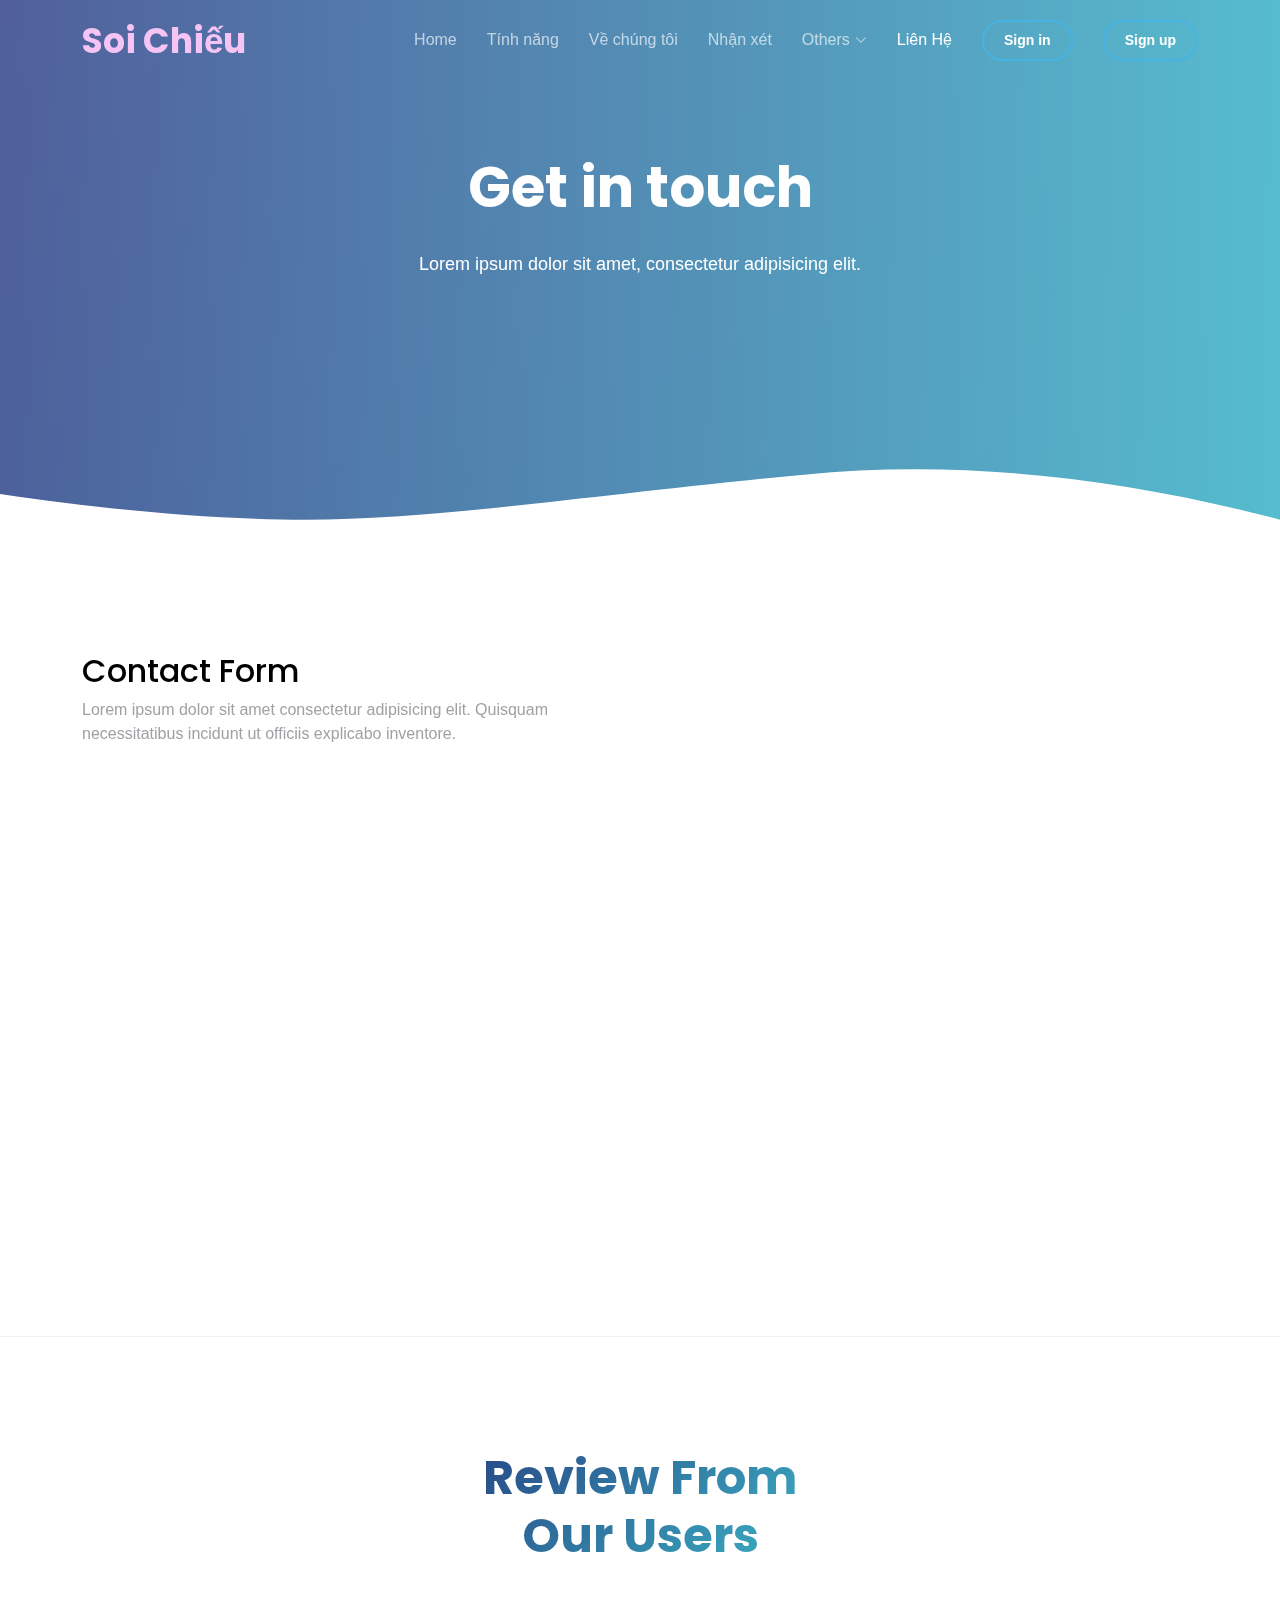
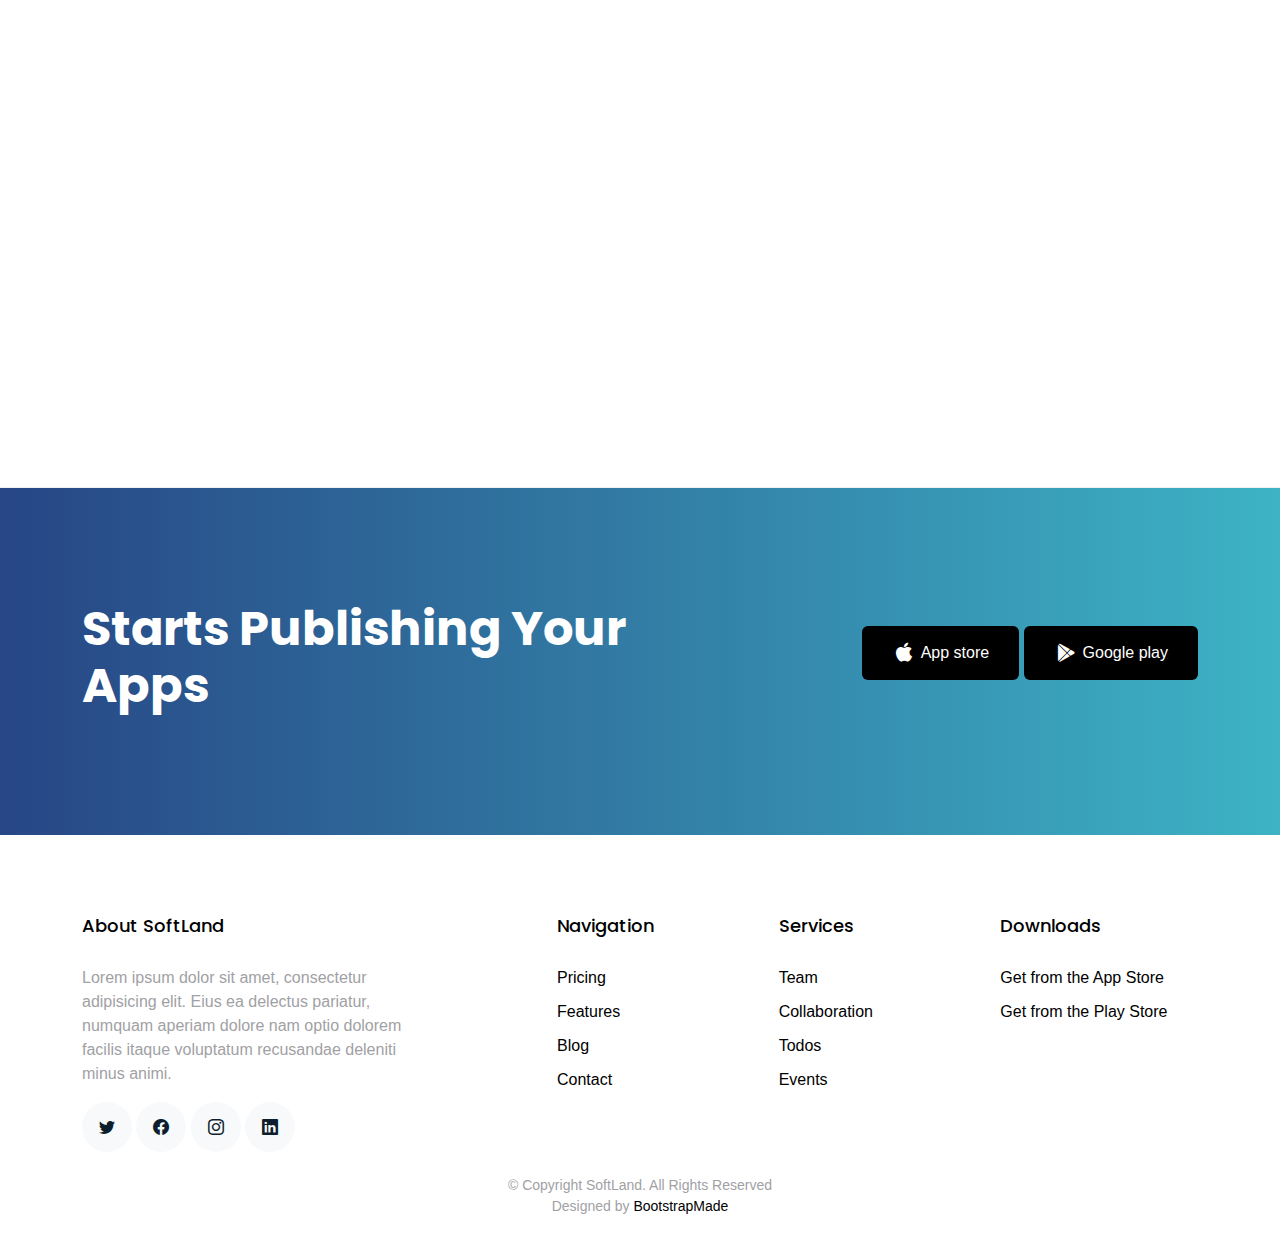
<file: contact.html>
<!DOCTYPE html>
<html lang="en">

<head>
  <meta charset="utf-8">
  <meta content="width=device-width, initial-scale=1.0" name="viewport">

  <title>Soi Chiếu - Trang Chủ</title>
  <meta content="" name="description">
  <meta content="" name="keywords">

  <!-- Favicons -->
  <link href="assets/img/logo_1.png" rel="icon">
  <link href="assets/img/apple-touch-icon.png" rel="apple-touch-icon">

  <!-- Google Fonts -->
  <link href="https://fonts.googleapis.com/css?family=Roboto:300,300i,400,400i,500,500i,600,600i,700,700i|Poppins:300,300i,400,400i,500,500i,600,600i,700,700i" rel="stylesheet">
  <link href='https://fonts.googleapis.com/css?family=Lato' rel='stylesheet'>
  <!-- Vendor CSS Files -->
  <link href="assets/vendor/aos/aos.css" rel="stylesheet">
  <link href="assets/vendor/bootstrap/css/bootstrap.min.css" rel="stylesheet">
  <link href="assets/vendor/bootstrap-icons/bootstrap-icons.css" rel="stylesheet">
  <link href="assets/vendor/boxicons/css/boxicons.min.css" rel="stylesheet">
  <link href="assets/vendor/swiper/swiper-bundle.min.css" rel="stylesheet">

  <!-- Template Main CSS File -->
  <link href="assets/css/style.css" rel="stylesheet">

  <!-- =======================================================
  * License: https://bootstrapmade.com/license/
  ======================================================== -->
</head>

<body>

   <!-- ======= Header ======= -->
   <header id="header" class="fixed-top d-flex align-items-center">
    <div class="container d-flex justify-content-between align-items-center">

      <div class="logo">
        <h1><a style="font-weight: bold; font-size: 35px;color:#f5c4f5;" href="index.html">Soi Chiếu</a></h1>
        <!-- Uncomment below if you prefer to use an image logo -->
        <!-- <a href="index.html"><img src="assets/img/logo.png" alt="" class="img-fluid"></a>-->
      </div>

      <nav id="navbar" class="navbar">
        <ul>
          <li><a href="index.html">Home</a></li>
          <li><a href="index.html#features">Tính năng</a></li>
          <li><a href="index.html#aboutUS">Về chúng tôi</a></li>
          <li><a href="index.html#nx">Nhận xét</a></li>
          <!-- <li><a href="blog.html">Blog</a></li>
          <li><a href="blog.html">Donate</a></li> -->
          <li class="dropdown"><a href="#"><span>Others</span> <i class="bi bi-chevron-down"></i></a>
            <ul>
              <li><a href="ctv.html">Cộng tác viên</a></li>
              <li class="dropdown"><a href="#"><span>Deep Drop Down</span> <i class="bi bi-chevron-right"></i></a>
                <ul>
                  <li><a href="#">Deep Drop Down 1</a></li>
                  <li><a href="#">Deep Drop Down 2</a></li>
                  <li><a href="#">Deep Drop Down 3</a></li>
                  <li><a href="#">Deep Drop Down 4</a></li>
                  <li><a href="#">Deep Drop Down 5</a></li>
                </ul>
              </li>
              <li><a href="blog.html">Blog</a></li>
              <li><a href="pricing.html">Donate</a></li>
              <li><a href="#">Drop Down 4</a></li>
            </ul>
          </li>
          
          <li><a class ="active" href="contact.html">Liên Hệ</a></li>
          <li><a class="getstarted scrollto"  href="https://app.soichieu.me/">Sign in</a></li>
          <li><a class="getstarted scrollto"  href="https://app.soichieu.me/">Sign up</a></li>
          
        </ul>
        <i class="bi bi-list mobile-nav-toggle"></i>
        
      </nav><!-- .navbar -->

    </div>
  </header><!-- End Header -->

  <main id="main">

    <section class="hero-section inner-page">
      <div class="wave">

        <svg width="1920px" height="265px" viewBox="0 0 1920 265" version="1.1" xmlns="http://www.w3.org/2000/svg" xmlns:xlink="http://www.w3.org/1999/xlink">
          <g id="Page-1" stroke="none" stroke-width="1" fill="none" fill-rule="evenodd">
            <g id="Apple-TV" transform="translate(0.000000, -402.000000)" fill="#FFFFFF">
              <path d="M0,439.134243 C175.04074,464.89273 327.944386,477.771974 458.710937,477.771974 C654.860765,477.771974 870.645295,442.632362 1205.9828,410.192501 C1429.54114,388.565926 1667.54687,411.092417 1920,477.771974 L1920,667 L1017.15166,667 L0,667 L0,439.134243 Z" id="Path"></path>
            </g>
          </g>
        </svg>

      </div>

      <div class="container">
        <div class="row align-items-center">
          <div class="col-12">
            <div class="row justify-content-center">
              <div class="col-md-7 text-center hero-text">
                <h1 data-aos="fade-up" data-aos-delay="">Get in touch</h1>
                <p class="mb-5" data-aos="fade-up" data-aos-delay="100">Lorem ipsum dolor sit amet, consectetur adipisicing elit.</p>
              </div>
            </div>
          </div>
        </div>
      </div>

    </section>

    <section class="section">
      <div class="container">
        <div class="row mb-5 align-items-end">
          <div class="col-md-6" data-aos="fade-up">

            <h2>Contact Form</h2>
            <p class="mb-0">Lorem ipsum dolor sit amet consectetur adipisicing elit. Quisquam necessitatibus incidunt ut officiis explicabo inventore.</p>
          </div>

        </div>

        <div class="row">
          <div class="col-md-4 ms-auto order-2" data-aos="fade-up">
            <ul class="list-unstyled">
              <li class="mb-3">
                <strong class="d-block mb-1">Address</strong>
                <span>63 Tố Hữu, Thành Phố Huế, Tỉnh Thừa Thiên Huế</span>
              </li>
              <li class="mb-3">
                <strong class="d-block mb-1">Phone</strong>
                <span>+1 232 3235 324</span>
              </li>
              <li class="mb-3">
                <strong class="d-block mb-1">Email</strong>
                <span>youremail@domain.com</span>
              </li>
            </ul>
          </div>

          <div class="col-md-6 mb-5 mb-md-0" data-aos="fade-up">
            <form action="forms/contact.php" method="post" role="form" class="php-email-form">

              <div class="row">
                <div class="col-md-6 form-group">
                  <label for="name">Name</label>
                  <input type="text" name="name" class="form-control" id="name" required>
                </div>
                <div class="col-md-6 form-group mt-3 mt-md-0">
                  <label for="name">Email</label>
                  <input type="email" class="form-control" name="email" id="email" required>
                </div>
                <div class="col-md-12 form-group mt-3">
                  <label for="name">Subject</label>
                  <input type="text" class="form-control" name="subject" id="subject" required>
                </div>
                <div class="col-md-12 form-group mt-3">
                  <label for="name">Message</label>
                  <textarea class="form-control" name="message" required></textarea>
                </div>

                <div class="col-md-12 mb-3">
                  <div class="loading">Loading</div>
                  <div class="error-message"></div>
                  <div class="sent-message">Your message has been sent. Thank you!</div>
                </div>

                <div class="col-md-6 form-group">
                  <input type="submit" class="btn btn-primary d-block w-100" value="Send Message">
                </div>
              </div>

            </form>
          </div>

        </div>
      </div>
    </section>

    <!-- ======= Testimonials Section ======= -->
    <section class="section border-top border-bottom">
      <div class="container">
        <div class="row justify-content-center text-center mb-5">
          <div class="col-md-4">
            <h2 class="section-heading">Review From Our Users</h2>
          </div>
        </div>
        <div class="row justify-content-center text-center">
          <div class="col-md-7">

            <div class="testimonials-slider swiper" data-aos="fade-up" data-aos-delay="100">
              <div class="swiper-wrapper">

                <div class="swiper-slide">
                  <div class="review text-center">
                    <p class="stars">
                      <span class="bi bi-star-fill"></span>
                      <span class="bi bi-star-fill"></span>
                      <span class="bi bi-star-fill"></span>
                      <span class="bi bi-star-fill"></span>
                      <span class="bi bi-star-fill muted"></span>
                    </p>
                    <h3>Excellent App!</h3>
                    <blockquote>
                      <p>Lorem ipsum dolor sit amet, consectetur adipisicing elit. Eius ea delectus pariatur, numquam
                        aperiam dolore nam optio dolorem facilis itaque voluptatum recusandae deleniti minus animi,
                        provident voluptates consectetur maiores quos.</p>
                    </blockquote>

                    <p class="review-user">
                      <img src="assets/img/person_1.jpg" alt="Image" class="img-fluid rounded-circle mb-3">
                      <span class="d-block">
                        <span class="text-black">Jean Doe</span>, &mdash; App User
                      </span>
                    </p>

                  </div>
                </div><!-- End testimonial item -->

                <div class="swiper-slide">
                  <div class="review text-center">
                    <p class="stars">
                      <span class="bi bi-star-fill"></span>
                      <span class="bi bi-star-fill"></span>
                      <span class="bi bi-star-fill"></span>
                      <span class="bi bi-star-fill"></span>
                      <span class="bi bi-star-fill muted"></span>
                    </p>
                    <h3>This App is easy to use!</h3>
                    <blockquote>
                      <p>Lorem ipsum dolor sit amet, consectetur adipisicing elit. Eius ea delectus pariatur, numquam
                        aperiam dolore nam optio dolorem facilis itaque voluptatum recusandae deleniti minus animi,
                        provident voluptates consectetur maiores quos.</p>
                    </blockquote>

                    <p class="review-user">
                      <img src="assets/img/person_2.jpg" alt="Image" class="img-fluid rounded-circle mb-3">
                      <span class="d-block">
                        <span class="text-black">Johan Smith</span>, &mdash; App User
                      </span>
                    </p>

                  </div>
                </div><!-- End testimonial item -->

                <div class="swiper-slide">
                  <div class="review text-center">
                    <p class="stars">
                      <span class="bi bi-star-fill"></span>
                      <span class="bi bi-star-fill"></span>
                      <span class="bi bi-star-fill"></span>
                      <span class="bi bi-star-fill"></span>
                      <span class="bi bi-star-fill muted"></span>
                    </p>
                    <h3>Awesome functionality!</h3>
                    <blockquote>
                      <p>Lorem ipsum dolor sit amet, consectetur adipisicing elit. Eius ea delectus pariatur, numquam
                        aperiam dolore nam optio dolorem facilis itaque voluptatum recusandae deleniti minus animi,
                        provident voluptates consectetur maiores quos.</p>
                    </blockquote>

                    <p class="review-user">
                      <img src="assets/img/person_3.jpg" alt="Image" class="img-fluid rounded-circle mb-3">
                      <span class="d-block">
                        <span class="text-black">Jean Thunberg</span>, &mdash; App User
                      </span>
                    </p>

                  </div>
                </div><!-- End testimonial item -->

              </div>
              <div class="swiper-pagination"></div>
            </div>
          </div>
        </div>
      </div>
    </section><!-- End Testimonials Section -->

    <!-- ======= CTA Section ======= -->
    <section class="section cta-section">
      <div class="container">
        <div class="row align-items-center">
          <div class="col-md-6 me-auto text-center text-md-start mb-5 mb-md-0">
            <h2>Starts Publishing Your Apps</h2>
          </div>
          <div class="col-md-5 text-center text-md-end">
            <p><a href="#" class="btn d-inline-flex align-items-center"><i class="bx bxl-apple"></i><span>App store</span></a> <a href="#" class="btn d-inline-flex align-items-center"><i class="bx bxl-play-store"></i><span>Google play</span></a></p>
          </div>
        </div>
      </div>
    </section><!-- End CTA Section -->

  </main><!-- End #main -->

  <!-- ======= Footer ======= -->
  <footer class="footer" role="contentinfo">
    <div class="container">
      <div class="row">
        <div class="col-md-4 mb-4 mb-md-0">
          <h3>About SoftLand</h3>
          <p>Lorem ipsum dolor sit amet, consectetur adipisicing elit. Eius ea delectus pariatur, numquam aperiam
            dolore nam optio dolorem facilis itaque voluptatum recusandae deleniti minus animi.</p>
          <p class="social">
            <a href="#"><span class="bi bi-twitter"></span></a>
            <a href="#"><span class="bi bi-facebook"></span></a>
            <a href="#"><span class="bi bi-instagram"></span></a>
            <a href="#"><span class="bi bi-linkedin"></span></a>
          </p>
        </div>
        <div class="col-md-7 ms-auto">
          <div class="row site-section pt-0">
            <div class="col-md-4 mb-4 mb-md-0">
              <h3>Navigation</h3>
              <ul class="list-unstyled">
                <li><a href="#">Pricing</a></li>
                <li><a href="#">Features</a></li>
                <li><a href="#">Blog</a></li>
                <li><a href="#">Contact</a></li>
              </ul>
            </div>
            <div class="col-md-4 mb-4 mb-md-0">
              <h3>Services</h3>
              <ul class="list-unstyled">
                <li><a href="#">Team</a></li>
                <li><a href="#">Collaboration</a></li>
                <li><a href="#">Todos</a></li>
                <li><a href="#">Events</a></li>
              </ul>
            </div>
            <div class="col-md-4 mb-4 mb-md-0">
              <h3>Downloads</h3>
              <ul class="list-unstyled">
                <li><a href="#">Get from the App Store</a></li>
                <li><a href="#">Get from the Play Store</a></li>
              </ul>
            </div>
          </div>
        </div>
      </div>

      <div class="row justify-content-center text-center">
        <div class="col-md-7">
          <p class="copyright">&copy; Copyright SoftLand. All Rights Reserved</p>
          <div class="credits">
            <!--
            All the links in the footer should remain intact.
            You can delete the links only if you purchased the pro version.
            Licensing information: https://bootstrapmade.com/license/
            Purchase the pro version with working PHP/AJAX contact form: https://bootstrapmade.com/buy/?theme=SoftLand
          -->
            Designed by <a href="https://bootstrapmade.com/">BootstrapMade</a>
          </div>
        </div>
      </div>

    </div>
  </footer>

  <a href="#" class="back-to-top d-flex align-items-center justify-content-center"><i class="bi bi-arrow-up-short"></i></a>

  <!-- Vendor JS Files -->
  <script src="assets/vendor/aos/aos.js"></script>
  <script src="assets/vendor/bootstrap/js/bootstrap.bundle.min.js"></script>
  <script src="assets/vendor/swiper/swiper-bundle.min.js"></script>
  <script src="assets/vendor/php-email-form/validate.js"></script>

  <!-- Template Main JS File -->
  <script src="assets/js/main.js"></script>

</body>

</html>
</file>
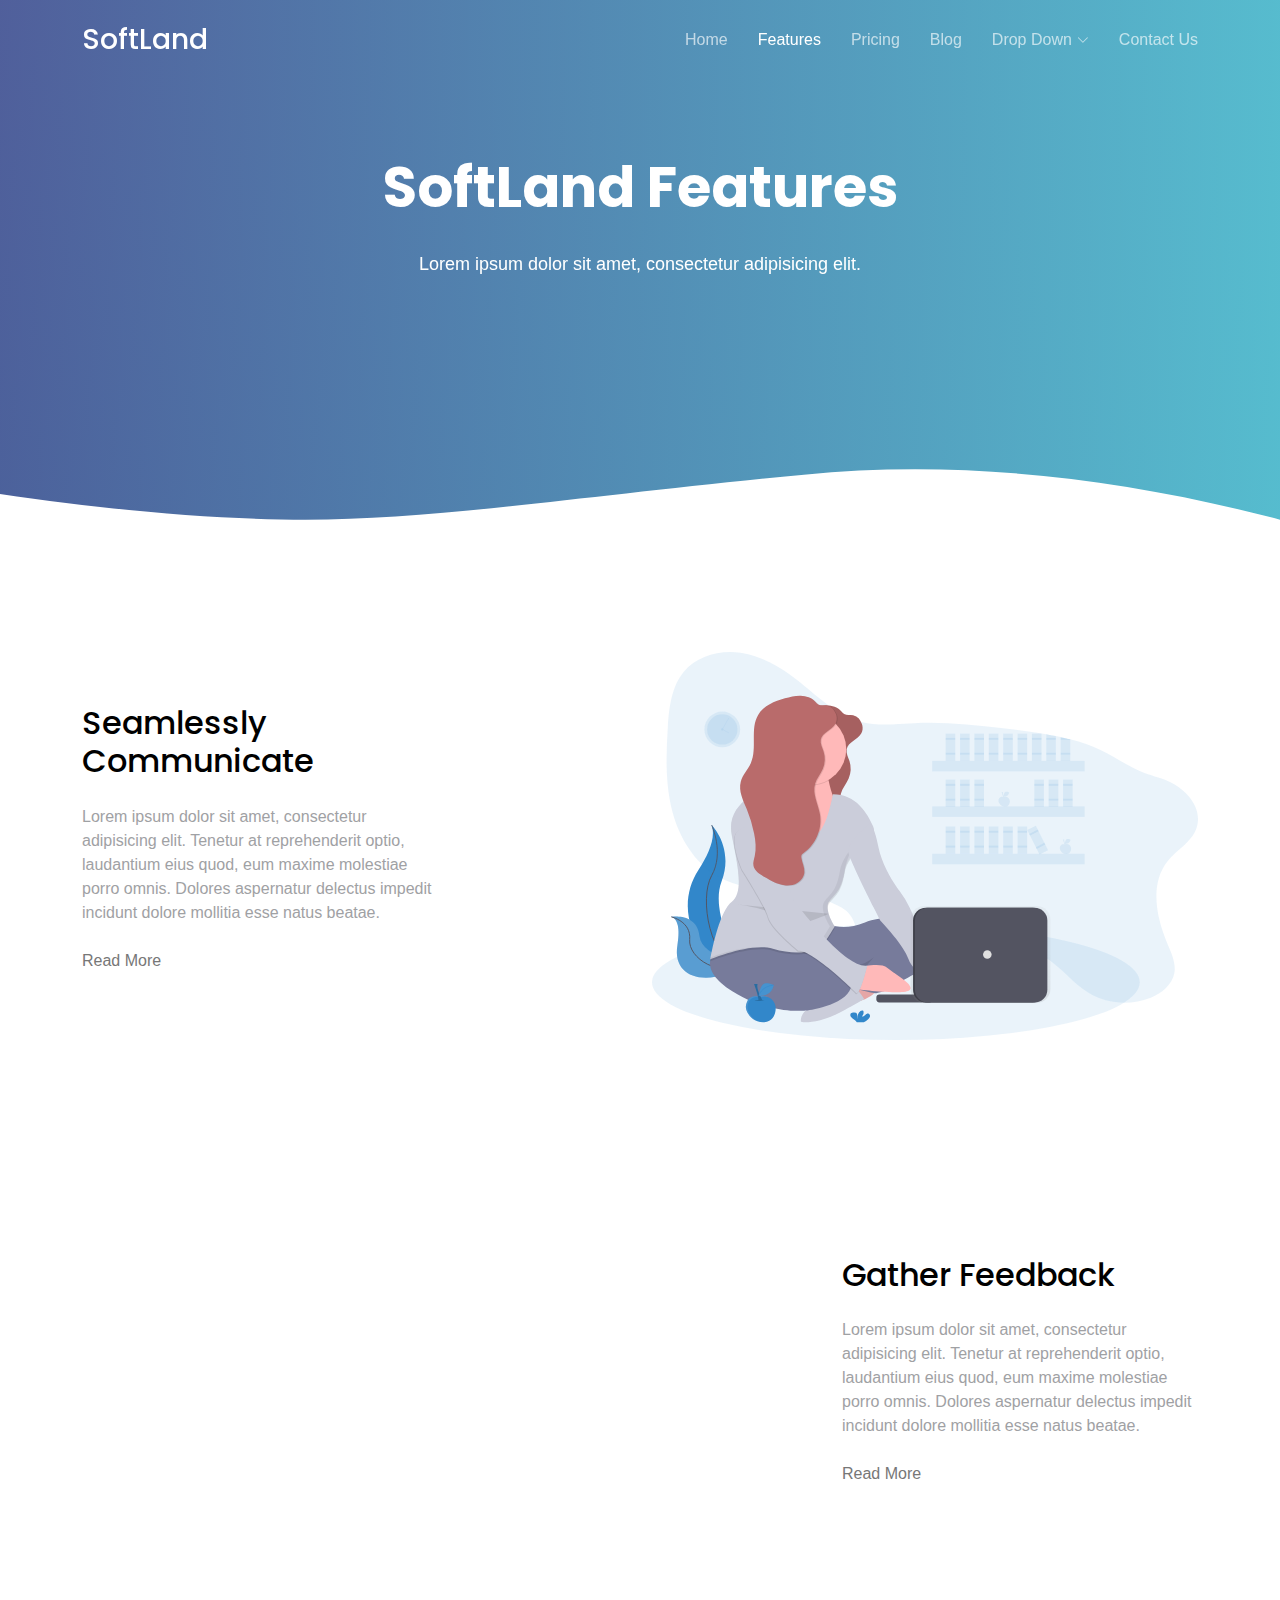
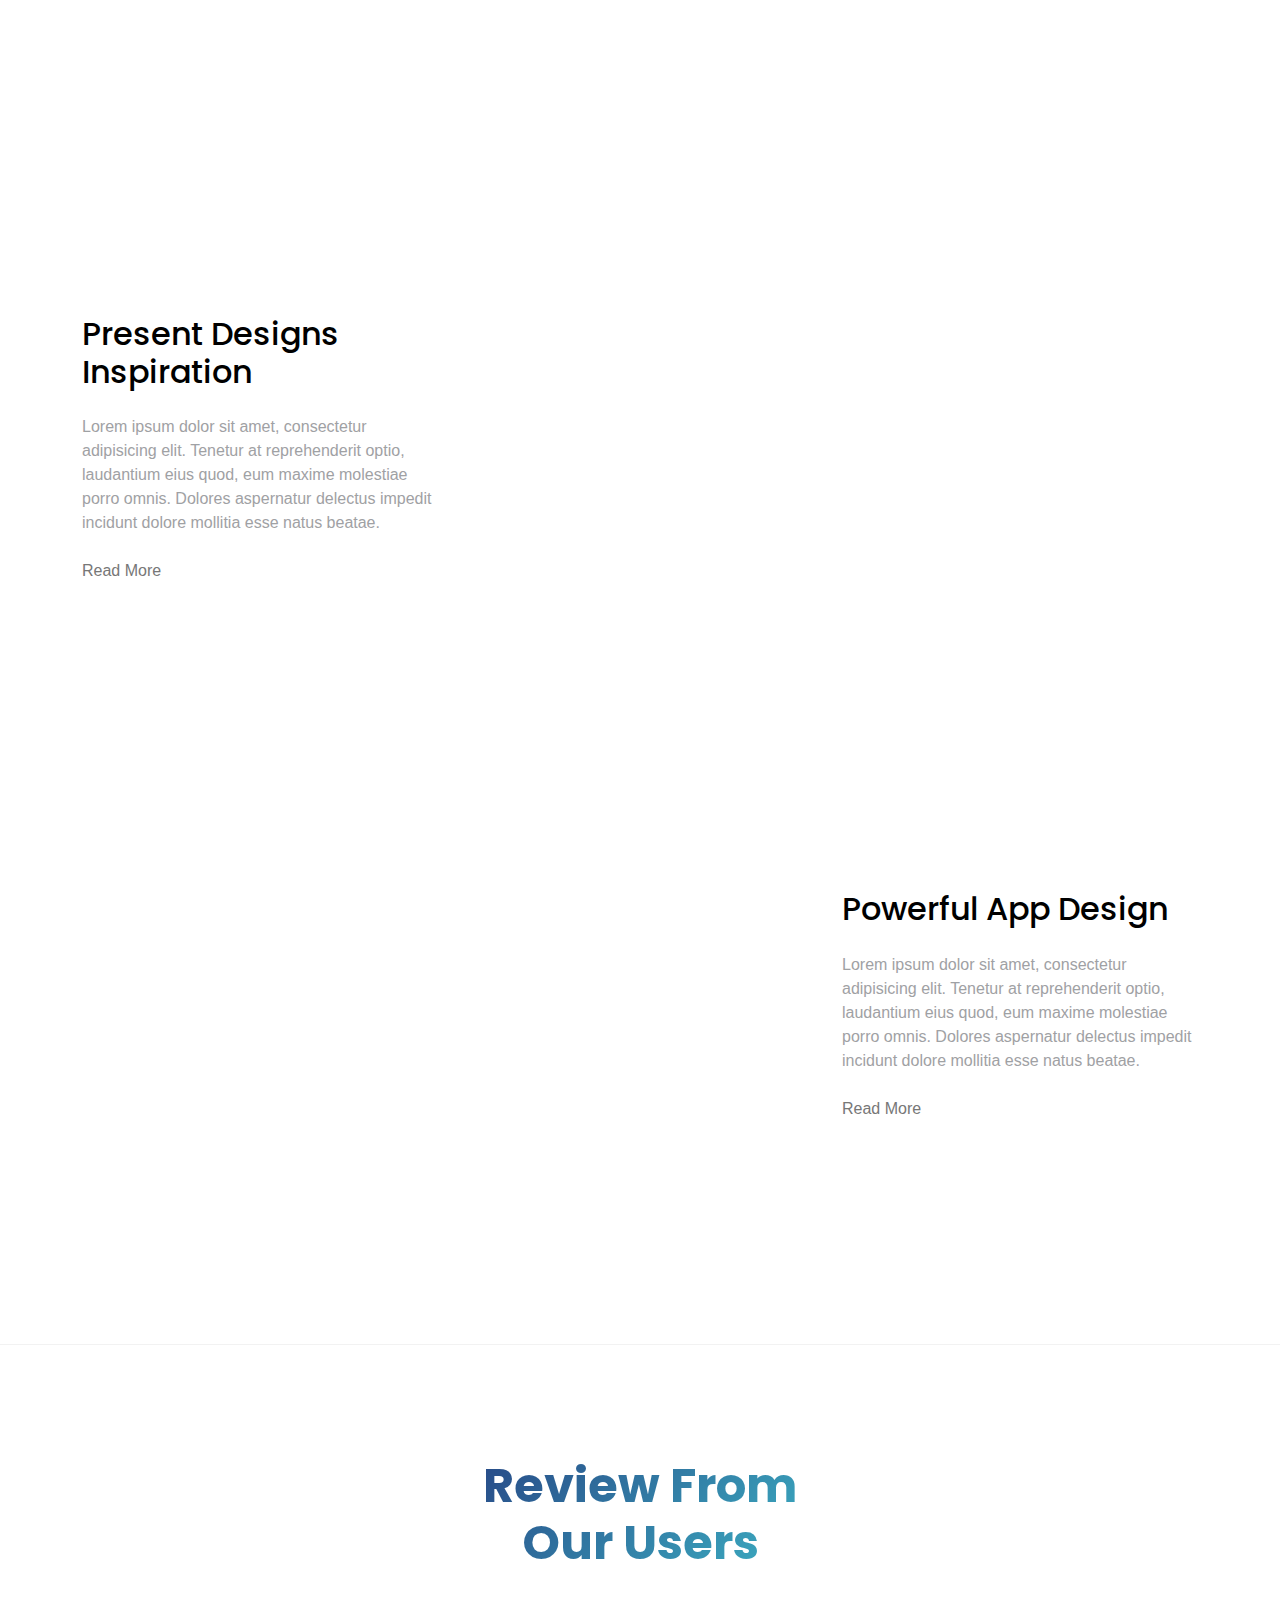
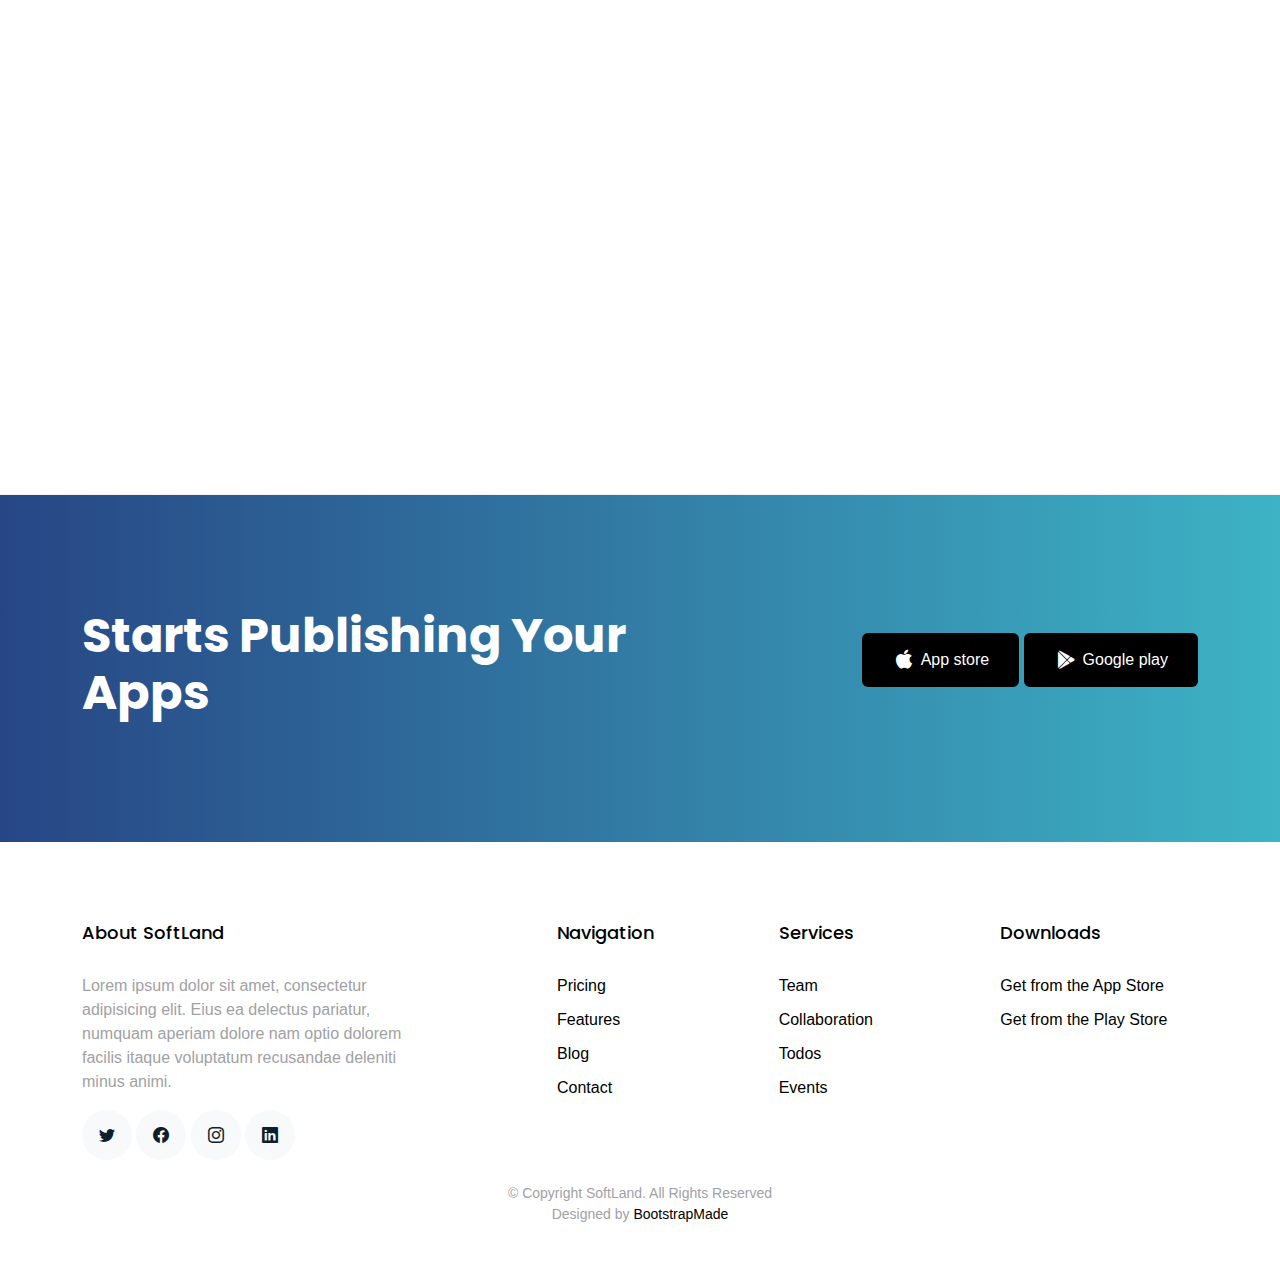
<file: features.html>
<!DOCTYPE html>
<html lang="en">

<head>
  <meta charset="utf-8">
  <meta content="width=device-width, initial-scale=1.0" name="viewport">

  <title>SoftLand Bootstrap Template - Features</title>
  <meta content="" name="description">
  <meta content="" name="keywords">

  <!-- Favicons -->
  <link href="assets/img/favicon.png" rel="icon">
  <link href="assets/img/apple-touch-icon.png" rel="apple-touch-icon">

  <!-- Google Fonts -->
  <link href="https://fonts.googleapis.com/css?family=Roboto:300,300i,400,400i,500,500i,600,600i,700,700i|Poppins:300,300i,400,400i,500,500i,600,600i,700,700i" rel="stylesheet">

  <!-- Vendor CSS Files -->
  <link href="assets/vendor/aos/aos.css" rel="stylesheet">
  <link href="assets/vendor/bootstrap/css/bootstrap.min.css" rel="stylesheet">
  <link href="assets/vendor/bootstrap-icons/bootstrap-icons.css" rel="stylesheet">
  <link href="assets/vendor/boxicons/css/boxicons.min.css" rel="stylesheet">
  <link href="assets/vendor/swiper/swiper-bundle.min.css" rel="stylesheet">

  <!-- Template Main CSS File -->
  <link href="assets/css/style.css" rel="stylesheet">

  <!-- =======================================================
  * Template Name: SoftLand
  * Updated: Mar 10 2023 with Bootstrap v5.2.3
  * Template URL: https://bootstrapmade.com/softland-bootstrap-app-landing-page-template/
  * Author: BootstrapMade.com
  * License: https://bootstrapmade.com/license/
  ======================================================== -->
</head>

<body>

  <!-- ======= Header ======= -->
  <header id="header" class="fixed-top d-flex align-items-center">
    <div class="container d-flex justify-content-between align-items-center">

      <div class="logo">
        <h1><a href="index.html">SoftLand</a></h1>
        <!-- Uncomment below if you prefer to use an image logo -->
        <!-- <a href="index.html"><img src="assets/img/logo.png" alt="" class="img-fluid"></a>-->
      </div>

      <nav id="navbar" class="navbar">
        <ul>
          <li><a class="" href="index.html">Home</a></li>
          <li><a class="active" href="features.html">Features</a></li>
          <li><a href="pricing.html">Pricing</a></li>
          <li><a href="blog.html">Blog</a></li>
          <li class="dropdown"><a href="#"><span>Drop Down</span> <i class="bi bi-chevron-down"></i></a>
            <ul>
              <li><a href="#">Drop Down 1</a></li>
              <li class="dropdown"><a href="#"><span>Deep Drop Down</span> <i class="bi bi-chevron-right"></i></a>
                <ul>
                  <li><a href="#">Deep Drop Down 1</a></li>
                  <li><a href="#">Deep Drop Down 2</a></li>
                  <li><a href="#">Deep Drop Down 3</a></li>
                  <li><a href="#">Deep Drop Down 4</a></li>
                  <li><a href="#">Deep Drop Down 5</a></li>
                </ul>
              </li>
              <li><a href="#">Drop Down 2</a></li>
              <li><a href="#">Drop Down 3</a></li>
              <li><a href="#">Drop Down 4</a></li>
            </ul>
          </li>
          <li><a href="contact.html">Contact Us</a></li>
        </ul>
        <i class="bi bi-list mobile-nav-toggle"></i>
      </nav><!-- .navbar -->

    </div>
  </header><!-- End Header -->

  <main id="main">

    <!-- ======= Features Section ======= -->

    <section class="hero-section inner-page">
      <div class="wave">

        <svg width="1920px" height="265px" viewBox="0 0 1920 265" version="1.1" xmlns="http://www.w3.org/2000/svg" xmlns:xlink="http://www.w3.org/1999/xlink">
          <g id="Page-1" stroke="none" stroke-width="1" fill="none" fill-rule="evenodd">
            <g id="Apple-TV" transform="translate(0.000000, -402.000000)" fill="#FFFFFF">
              <path d="M0,439.134243 C175.04074,464.89273 327.944386,477.771974 458.710937,477.771974 C654.860765,477.771974 870.645295,442.632362 1205.9828,410.192501 C1429.54114,388.565926 1667.54687,411.092417 1920,477.771974 L1920,667 L1017.15166,667 L0,667 L0,439.134243 Z" id="Path"></path>
            </g>
          </g>
        </svg>

      </div>

      <div class="container">
        <div class="row align-items-center">
          <div class="col-12">
            <div class="row justify-content-center">
              <div class="col-md-7 text-center hero-text">
                <h1 data-aos="fade-up" data-aos-delay="">SoftLand Features</h1>
                <p class="mb-5" data-aos="fade-up" data-aos-delay="100">Lorem ipsum dolor sit amet, consectetur adipisicing elit.</p>
              </div>
            </div>
          </div>
        </div>
      </div>

    </section>

    <section class="section pb-0">
      <div class="container">
        <div class="row align-items-center">
          <div class="col-md-4 me-auto">
            <h2 class="mb-4">Seamlessly Communicate</h2>
            <p class="mb-4">Lorem ipsum dolor sit amet, consectetur adipisicing elit. Tenetur at reprehenderit optio, laudantium eius quod, eum maxime molestiae porro omnis. Dolores aspernatur delectus impedit incidunt dolore mollitia esse natus beatae.</p>
            <p><a href="#">Read More</a></p>
          </div>
          <div class="col-md-6" data-aos="fade-left">
            <img src="assets/img/undraw_svg_2.svg" alt="Image" class="img-fluid">
          </div>
        </div>
      </div>
    </section>

    <section class="section">
      <div class="container">
        <div class="row align-items-center">
          <div class="col-md-4 ms-auto order-2">
            <h2 class="mb-4">Gather Feedback</h2>
            <p class="mb-4">Lorem ipsum dolor sit amet, consectetur adipisicing elit. Tenetur at reprehenderit optio, laudantium eius quod, eum maxime molestiae porro omnis. Dolores aspernatur delectus impedit incidunt dolore mollitia esse natus beatae.</p>
            <p><a href="#">Read More</a></p>
          </div>
          <div class="col-md-6" data-aos="fade-right">
            <img src="assets/img/undraw_svg_3.svg" alt="Image" class="img-fluid">
          </div>
        </div>
      </div>
    </section>

    <section class="section pb-0">
      <div class="container">
        <div class="row align-items-center">
          <div class="col-md-4 me-auto">
            <h2 class="mb-4">Present Designs Inspiration</h2>
            <p class="mb-4">Lorem ipsum dolor sit amet, consectetur adipisicing elit. Tenetur at reprehenderit optio, laudantium eius quod, eum maxime molestiae porro omnis. Dolores aspernatur delectus impedit incidunt dolore mollitia esse natus beatae.</p>
            <p><a href="#">Read More</a></p>
          </div>
          <div class="col-md-6" data-aos="fade-left">
            <img src="assets/img/undraw_svg_3.svg" alt="Image" class="img-fluid">
          </div>
        </div>
      </div>
    </section>

    <section class="section">
      <div class="container">
        <div class="row align-items-center">
          <div class="col-md-4 ms-auto order-2">
            <h2 class="mb-4">Powerful App Design </h2>
            <p class="mb-4">Lorem ipsum dolor sit amet, consectetur adipisicing elit. Tenetur at reprehenderit optio, laudantium eius quod, eum maxime molestiae porro omnis. Dolores aspernatur delectus impedit incidunt dolore mollitia esse natus beatae.</p>
            <p><a href="#">Read More</a></p>
          </div>
          <div class="col-md-6" data-aos="fade-right">
            <img src="assets/img/undraw_svg_4.svg" alt="Image" class="img-fluid">
          </div>
        </div>
      </div>
    </section>

    <!-- ======= Testimonials Section ======= -->
    <section class="section border-top border-bottom">
      <div class="container">
        <div class="row justify-content-center text-center mb-5">
          <div class="col-md-4">
            <h2 class="section-heading">Review From Our Users</h2>
          </div>
        </div>
        <div class="row justify-content-center text-center">
          <div class="col-md-7">

            <div class="testimonials-slider swiper" data-aos="fade-up" data-aos-delay="100">
              <div class="swiper-wrapper">

                <div class="swiper-slide">
                  <div class="review text-center">
                    <p class="stars">
                      <span class="bi bi-star-fill"></span>
                      <span class="bi bi-star-fill"></span>
                      <span class="bi bi-star-fill"></span>
                      <span class="bi bi-star-fill"></span>
                      <span class="bi bi-star-fill muted"></span>
                    </p>
                    <h3>Excellent App!</h3>
                    <blockquote>
                      <p>Lorem ipsum dolor sit amet, consectetur adipisicing elit. Eius ea delectus pariatur, numquam
                        aperiam dolore nam optio dolorem facilis itaque voluptatum recusandae deleniti minus animi,
                        provident voluptates consectetur maiores quos.</p>
                    </blockquote>

                    <p class="review-user">
                      <img src="assets/img/person_1.jpg" alt="Image" class="img-fluid rounded-circle mb-3">
                      <span class="d-block">
                        <span class="text-black">Jean Doe</span>, &mdash; App User
                      </span>
                    </p>

                  </div>
                </div><!-- End testimonial item -->

                <div class="swiper-slide">
                  <div class="review text-center">
                    <p class="stars">
                      <span class="bi bi-star-fill"></span>
                      <span class="bi bi-star-fill"></span>
                      <span class="bi bi-star-fill"></span>
                      <span class="bi bi-star-fill"></span>
                      <span class="bi bi-star-fill muted"></span>
                    </p>
                    <h3>This App is easy to use!</h3>
                    <blockquote>
                      <p>Lorem ipsum dolor sit amet, consectetur adipisicing elit. Eius ea delectus pariatur, numquam
                        aperiam dolore nam optio dolorem facilis itaque voluptatum recusandae deleniti minus animi,
                        provident voluptates consectetur maiores quos.</p>
                    </blockquote>

                    <p class="review-user">
                      <img src="assets/img/person_2.jpg" alt="Image" class="img-fluid rounded-circle mb-3">
                      <span class="d-block">
                        <span class="text-black">Johan Smith</span>, &mdash; App User
                      </span>
                    </p>

                  </div>
                </div><!-- End testimonial item -->

                <div class="swiper-slide">
                  <div class="review text-center">
                    <p class="stars">
                      <span class="bi bi-star-fill"></span>
                      <span class="bi bi-star-fill"></span>
                      <span class="bi bi-star-fill"></span>
                      <span class="bi bi-star-fill"></span>
                      <span class="bi bi-star-fill muted"></span>
                    </p>
                    <h3>Awesome functionality!</h3>
                    <blockquote>
                      <p>Lorem ipsum dolor sit amet, consectetur adipisicing elit. Eius ea delectus pariatur, numquam
                        aperiam dolore nam optio dolorem facilis itaque voluptatum recusandae deleniti minus animi,
                        provident voluptates consectetur maiores quos.</p>
                    </blockquote>

                    <p class="review-user">
                      <img src="assets/img/person_3.jpg" alt="Image" class="img-fluid rounded-circle mb-3">
                      <span class="d-block">
                        <span class="text-black">Jean Thunberg</span>, &mdash; App User
                      </span>
                    </p>

                  </div>
                </div><!-- End testimonial item -->

              </div>
              <div class="swiper-pagination"></div>
            </div>
          </div>
        </div>
      </div>
    </section><!-- End Testimonials Section -->

    <!-- ======= CTA Section ======= -->
    <section class="section cta-section">
      <div class="container">
        <div class="row align-items-center">
          <div class="col-md-6 me-auto text-center text-md-start mb-5 mb-md-0">
            <h2>Starts Publishing Your Apps</h2>
          </div>
          <div class="col-md-5 text-center text-md-end">
            <p><a href="#" class="btn d-inline-flex align-items-center"><i class="bx bxl-apple"></i><span>App store</span></a> <a href="#" class="btn d-inline-flex align-items-center"><i class="bx bxl-play-store"></i><span>Google play</span></a></p>
          </div>
        </div>
      </div>
    </section><!-- End CTA Section -->

  </main><!-- End #main -->

  <!-- ======= Footer ======= -->
  <footer class="footer" role="contentinfo">
    <div class="container">
      <div class="row">
        <div class="col-md-4 mb-4 mb-md-0">
          <h3>About SoftLand</h3>
          <p>Lorem ipsum dolor sit amet, consectetur adipisicing elit. Eius ea delectus pariatur, numquam aperiam
            dolore nam optio dolorem facilis itaque voluptatum recusandae deleniti minus animi.</p>
          <p class="social">
            <a href="#"><span class="bi bi-twitter"></span></a>
            <a href="#"><span class="bi bi-facebook"></span></a>
            <a href="#"><span class="bi bi-instagram"></span></a>
            <a href="#"><span class="bi bi-linkedin"></span></a>
          </p>
        </div>
        <div class="col-md-7 ms-auto">
          <div class="row site-section pt-0">
            <div class="col-md-4 mb-4 mb-md-0">
              <h3>Navigation</h3>
              <ul class="list-unstyled">
                <li><a href="#">Pricing</a></li>
                <li><a href="#">Features</a></li>
                <li><a href="#">Blog</a></li>
                <li><a href="#">Contact</a></li>
              </ul>
            </div>
            <div class="col-md-4 mb-4 mb-md-0">
              <h3>Services</h3>
              <ul class="list-unstyled">
                <li><a href="#">Team</a></li>
                <li><a href="#">Collaboration</a></li>
                <li><a href="#">Todos</a></li>
                <li><a href="#">Events</a></li>
              </ul>
            </div>
            <div class="col-md-4 mb-4 mb-md-0">
              <h3>Downloads</h3>
              <ul class="list-unstyled">
                <li><a href="#">Get from the App Store</a></li>
                <li><a href="#">Get from the Play Store</a></li>
              </ul>
            </div>
          </div>
        </div>
      </div>

      <div class="row justify-content-center text-center">
        <div class="col-md-7">
          <p class="copyright">&copy; Copyright SoftLand. All Rights Reserved</p>
          <div class="credits">
            <!--
            All the links in the footer should remain intact.
            You can delete the links only if you purchased the pro version.
            Licensing information: https://bootstrapmade.com/license/
            Purchase the pro version with working PHP/AJAX contact form: https://bootstrapmade.com/buy/?theme=SoftLand
          -->
            Designed by <a href="https://bootstrapmade.com/">BootstrapMade</a>
          </div>
        </div>
      </div>

    </div>
  </footer>

  <a href="#" class="back-to-top d-flex align-items-center justify-content-center"><i class="bi bi-arrow-up-short"></i></a>

  <!-- Vendor JS Files -->
  <script src="assets/vendor/aos/aos.js"></script>
  <script src="assets/vendor/bootstrap/js/bootstrap.bundle.min.js"></script>
  <script src="assets/vendor/swiper/swiper-bundle.min.js"></script>
  <script src="assets/vendor/php-email-form/validate.js"></script>

  <!-- Template Main JS File -->
  <script src="assets/js/main.js"></script>

</body>

</html>
</file>
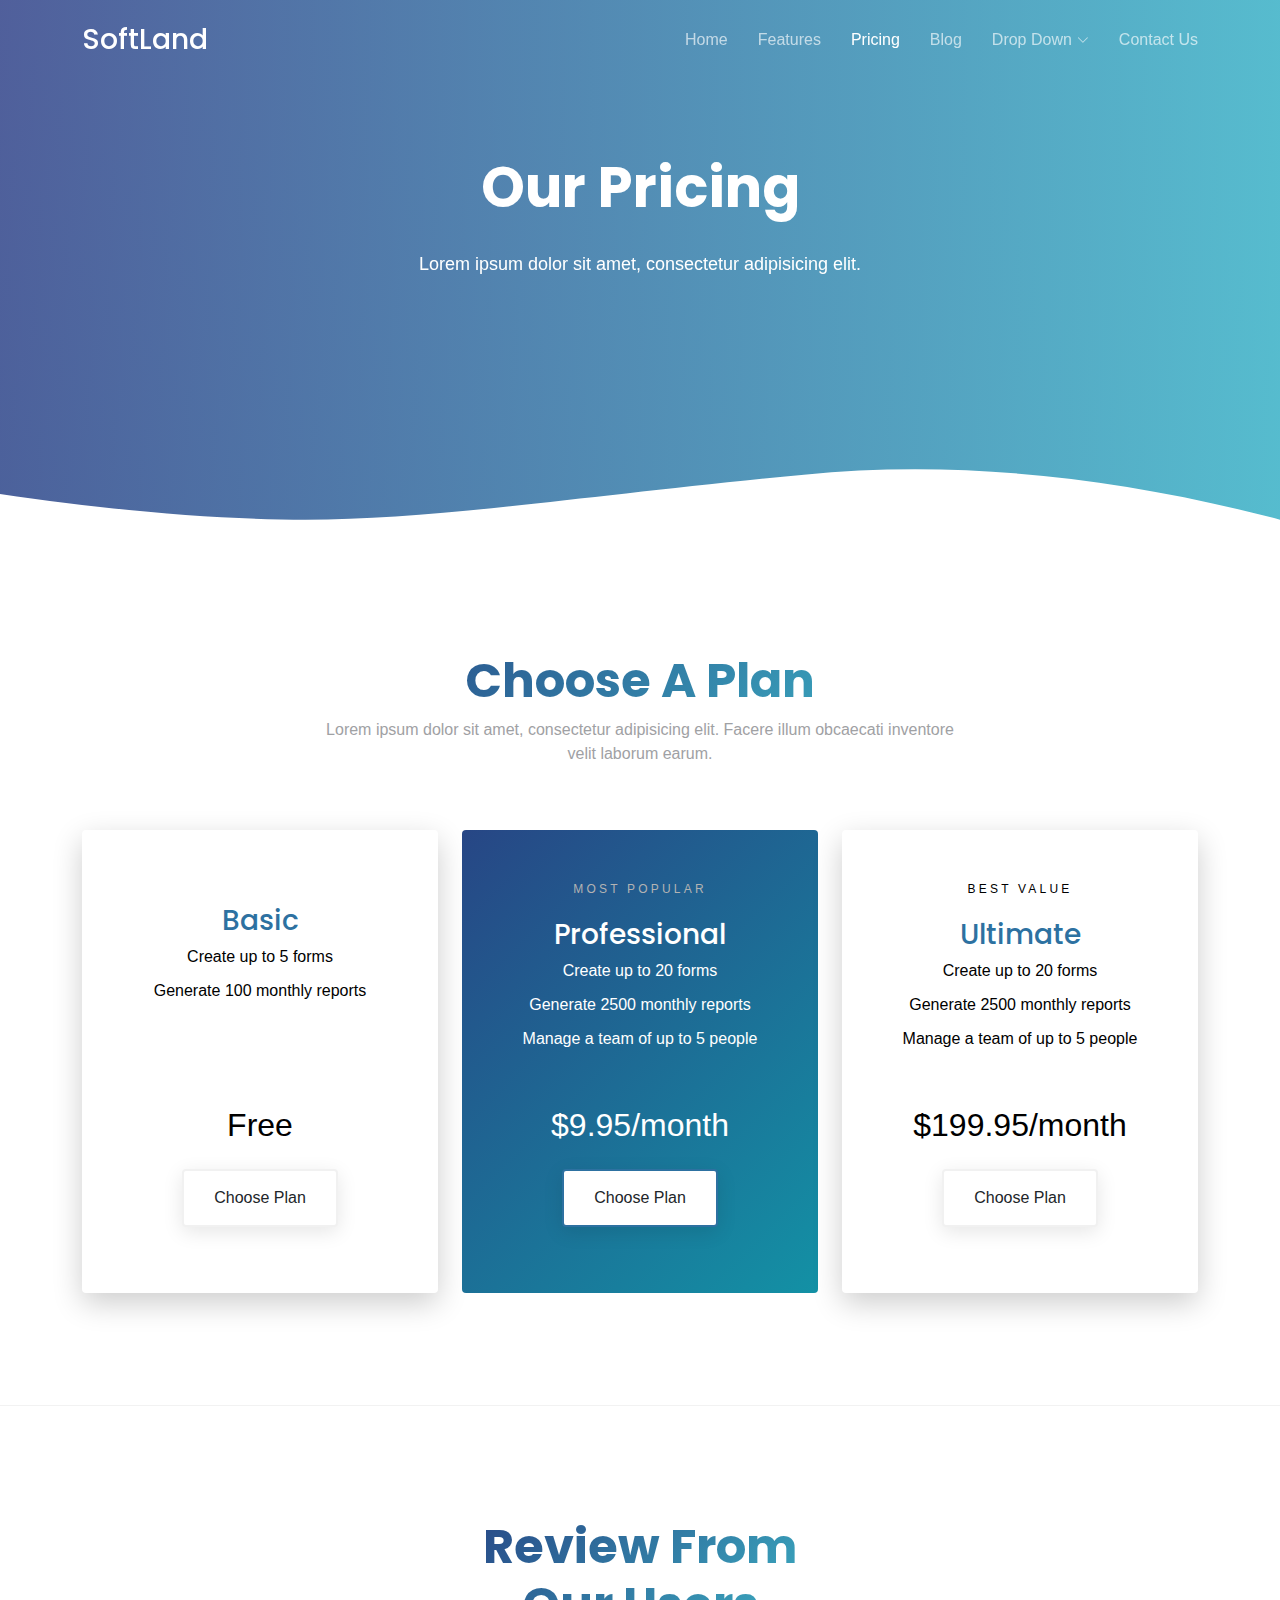
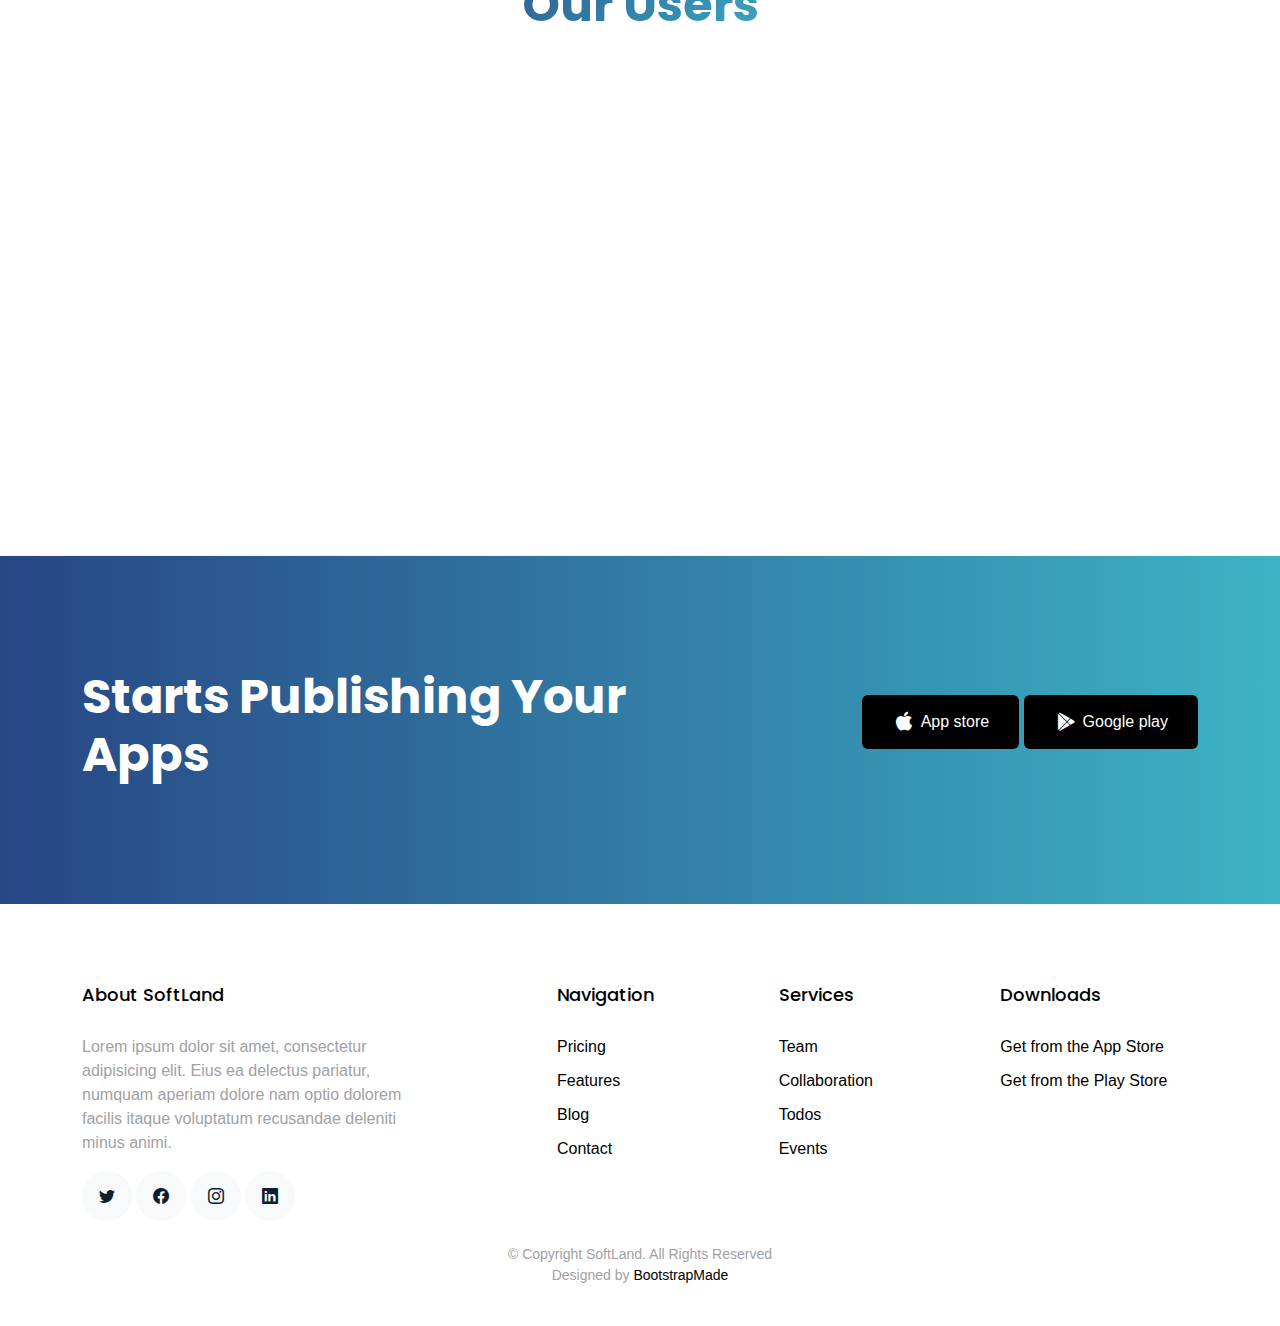
<file: pricing.html>
<!DOCTYPE html>
<html lang="en">

<head>
  <meta charset="utf-8">
  <meta content="width=device-width, initial-scale=1.0" name="viewport">

  <title>SoftLand Bootstrap Template - Pricing</title>
  <meta content="" name="description">
  <meta content="" name="keywords">

  <!-- Favicons -->
  <link href="assets/img/favicon.png" rel="icon">
  <link href="assets/img/apple-touch-icon.png" rel="apple-touch-icon">

  <!-- Google Fonts -->
  <link href="https://fonts.googleapis.com/css?family=Roboto:300,300i,400,400i,500,500i,600,600i,700,700i|Poppins:300,300i,400,400i,500,500i,600,600i,700,700i" rel="stylesheet">

  <!-- Vendor CSS Files -->
  <link href="assets/vendor/aos/aos.css" rel="stylesheet">
  <link href="assets/vendor/bootstrap/css/bootstrap.min.css" rel="stylesheet">
  <link href="assets/vendor/bootstrap-icons/bootstrap-icons.css" rel="stylesheet">
  <link href="assets/vendor/boxicons/css/boxicons.min.css" rel="stylesheet">
  <link href="assets/vendor/swiper/swiper-bundle.min.css" rel="stylesheet">

  <!-- Template Main CSS File -->
  <link href="assets/css/style.css" rel="stylesheet">

  <!-- =======================================================
  * Template Name: SoftLand
  * Updated: Mar 10 2023 with Bootstrap v5.2.3
  * Template URL: https://bootstrapmade.com/softland-bootstrap-app-landing-page-template/
  * Author: BootstrapMade.com
  * License: https://bootstrapmade.com/license/
  ======================================================== -->
</head>

<body>

  <!-- ======= Header ======= -->
  <header id="header" class="fixed-top d-flex align-items-center">
    <div class="container d-flex justify-content-between align-items-center">

      <div class="logo">
        <h1><a href="index.html">SoftLand</a></h1>
        <!-- Uncomment below if you prefer to use an image logo -->
        <!-- <a href="index.html"><img src="assets/img/logo.png" alt="" class="img-fluid"></a>-->
      </div>

      <nav id="navbar" class="navbar">
        <ul>
          <li><a class="" href="index.html">Home</a></li>
          <li><a href="features.html">Features</a></li>
          <li><a class="active" href="pricing.html">Pricing</a></li>
          <li><a href="blog.html">Blog</a></li>
          <li class="dropdown"><a href="#"><span>Drop Down</span> <i class="bi bi-chevron-down"></i></a>
            <ul>
              <li><a href="#">Drop Down 1</a></li>
              <li class="dropdown"><a href="#"><span>Deep Drop Down</span> <i class="bi bi-chevron-right"></i></a>
                <ul>
                  <li><a href="#">Deep Drop Down 1</a></li>
                  <li><a href="#">Deep Drop Down 2</a></li>
                  <li><a href="#">Deep Drop Down 3</a></li>
                  <li><a href="#">Deep Drop Down 4</a></li>
                  <li><a href="#">Deep Drop Down 5</a></li>
                </ul>
              </li>
              <li><a href="#">Drop Down 2</a></li>
              <li><a href="#">Drop Down 3</a></li>
              <li><a href="#">Drop Down 4</a></li>
            </ul>
          </li>
          <li><a href="contact.html">Contact Us</a></li>
        </ul>
        <i class="bi bi-list mobile-nav-toggle"></i>
      </nav><!-- .navbar -->

    </div>
  </header><!-- End Header -->

  <main id="main">

    <!-- ======= FeatPricingures Section ======= -->
    <div class="hero-section inner-page">
      <div class="wave">

        <svg width="1920px" height="265px" viewBox="0 0 1920 265" version="1.1" xmlns="http://www.w3.org/2000/svg" xmlns:xlink="http://www.w3.org/1999/xlink">
          <g id="Page-1" stroke="none" stroke-width="1" fill="none" fill-rule="evenodd">
            <g id="Apple-TV" transform="translate(0.000000, -402.000000)" fill="#FFFFFF">
              <path d="M0,439.134243 C175.04074,464.89273 327.944386,477.771974 458.710937,477.771974 C654.860765,477.771974 870.645295,442.632362 1205.9828,410.192501 C1429.54114,388.565926 1667.54687,411.092417 1920,477.771974 L1920,667 L1017.15166,667 L0,667 L0,439.134243 Z" id="Path"></path>
            </g>
          </g>
        </svg>

      </div>

      <div class="container">
        <div class="row align-items-center">
          <div class="col-12">
            <div class="row justify-content-center">
              <div class="col-md-7 text-center hero-text">
                <h1 data-aos="fade-up" data-aos-delay="">Our Pricing</h1>
                <p class="mb-5" data-aos="fade-up" data-aos-delay="100">Lorem ipsum dolor sit amet, consectetur adipisicing elit.</p>
              </div>
            </div>
          </div>
        </div>
      </div>

    </div>

    <section class="section">
      <div class="container">

        <div class="row justify-content-center text-center">
          <div class="col-md-7 mb-5">
            <h2 class="section-heading">Choose A Plan</h2>
            <p>Lorem ipsum dolor sit amet, consectetur adipisicing elit. Facere illum obcaecati inventore velit laborum earum.</p>
          </div>
        </div>
        <div class="row align-items-stretch">

          <div class="col-lg-4 mb-4 mb-lg-0">
            <div class="pricing h-100 text-center">
              <span>&nbsp;</span>
              <h3>Basic</h3>
              <ul class="list-unstyled">
                <li>Create up to 5 forms</li>
                <li>Generate 100 monthly reports</li>
              </ul>
              <div class="price-cta">
                <strong class="price">Free</strong>
                <p><a href="#" class="btn btn-white">Choose Plan</a></p>
              </div>
            </div>
          </div>
          <div class="col-lg-4 mb-4 mb-lg-0">
            <div class="pricing h-100 text-center popular">
              <span class="popularity">Most Popular</span>
              <h3>Professional</h3>
              <ul class="list-unstyled">
                <li>Create up to 20 forms</li>
                <li>Generate 2500 monthly reports</li>
                <li>Manage a team of up to 5 people</li>
              </ul>
              <div class="price-cta">
                <strong class="price">$9.95/month</strong>
                <p><a href="#" class="btn btn-white">Choose Plan</a></p>
              </div>
            </div>
          </div>
          <div class="col-lg-4 mb-4 mb-lg-0">
            <div class="pricing h-100 text-center">
              <span class="popularity">Best Value</span>
              <h3>Ultimate</h3>
              <ul class="list-unstyled">
                <li>Create up to 20 forms</li>
                <li>Generate 2500 monthly reports</li>
                <li>Manage a team of up to 5 people</li>
              </ul>
              <div class="price-cta">
                <strong class="price">$199.95/month</strong>
                <p><a href="#" class="btn btn-white">Choose Plan</a></p>
              </div>
            </div>
          </div>
        </div>
      </div>
    </section>

    <!-- ======= Testimonials Section ======= -->
    <section class="section border-top border-bottom">
      <div class="container">
        <div class="row justify-content-center text-center mb-5">
          <div class="col-md-4">
            <h2 class="section-heading">Review From Our Users</h2>
          </div>
        </div>
        <div class="row justify-content-center text-center">
          <div class="col-md-7">

            <div class="testimonials-slider swiper" data-aos="fade-up" data-aos-delay="100">
              <div class="swiper-wrapper">

                <div class="swiper-slide">
                  <div class="review text-center">
                    <p class="stars">
                      <span class="bi bi-star-fill"></span>
                      <span class="bi bi-star-fill"></span>
                      <span class="bi bi-star-fill"></span>
                      <span class="bi bi-star-fill"></span>
                      <span class="bi bi-star-fill muted"></span>
                    </p>
                    <h3>Excellent App!</h3>
                    <blockquote>
                      <p>Lorem ipsum dolor sit amet, consectetur adipisicing elit. Eius ea delectus pariatur, numquam
                        aperiam dolore nam optio dolorem facilis itaque voluptatum recusandae deleniti minus animi,
                        provident voluptates consectetur maiores quos.</p>
                    </blockquote>

                    <p class="review-user">
                      <img src="assets/img/person_1.jpg" alt="Image" class="img-fluid rounded-circle mb-3">
                      <span class="d-block">
                        <span class="text-black">Jean Doe</span>, &mdash; App User
                      </span>
                    </p>

                  </div>
                </div><!-- End testimonial item -->

                <div class="swiper-slide">
                  <div class="review text-center">
                    <p class="stars">
                      <span class="bi bi-star-fill"></span>
                      <span class="bi bi-star-fill"></span>
                      <span class="bi bi-star-fill"></span>
                      <span class="bi bi-star-fill"></span>
                      <span class="bi bi-star-fill muted"></span>
                    </p>
                    <h3>This App is easy to use!</h3>
                    <blockquote>
                      <p>Lorem ipsum dolor sit amet, consectetur adipisicing elit. Eius ea delectus pariatur, numquam
                        aperiam dolore nam optio dolorem facilis itaque voluptatum recusandae deleniti minus animi,
                        provident voluptates consectetur maiores quos.</p>
                    </blockquote>

                    <p class="review-user">
                      <img src="assets/img/person_2.jpg" alt="Image" class="img-fluid rounded-circle mb-3">
                      <span class="d-block">
                        <span class="text-black">Johan Smith</span>, &mdash; App User
                      </span>
                    </p>

                  </div>
                </div><!-- End testimonial item -->

                <div class="swiper-slide">
                  <div class="review text-center">
                    <p class="stars">
                      <span class="bi bi-star-fill"></span>
                      <span class="bi bi-star-fill"></span>
                      <span class="bi bi-star-fill"></span>
                      <span class="bi bi-star-fill"></span>
                      <span class="bi bi-star-fill muted"></span>
                    </p>
                    <h3>Awesome functionality!</h3>
                    <blockquote>
                      <p>Lorem ipsum dolor sit amet, consectetur adipisicing elit. Eius ea delectus pariatur, numquam
                        aperiam dolore nam optio dolorem facilis itaque voluptatum recusandae deleniti minus animi,
                        provident voluptates consectetur maiores quos.</p>
                    </blockquote>

                    <p class="review-user">
                      <img src="assets/img/person_3.jpg" alt="Image" class="img-fluid rounded-circle mb-3">
                      <span class="d-block">
                        <span class="text-black">Jean Thunberg</span>, &mdash; App User
                      </span>
                    </p>

                  </div>
                </div><!-- End testimonial item -->

              </div>
              <div class="swiper-pagination"></div>
            </div>
          </div>
        </div>
      </div>
    </section><!-- End Testimonials Section -->

    <!-- ======= CTA Section ======= -->
    <section class="section cta-section">
      <div class="container">
        <div class="row align-items-center">
          <div class="col-md-6 me-auto text-center text-md-start mb-5 mb-md-0">
            <h2>Starts Publishing Your Apps</h2>
          </div>
          <div class="col-md-5 text-center text-md-end">
            <p><a href="#" class="btn d-inline-flex align-items-center"><i class="bx bxl-apple"></i><span>App store</span></a> <a href="#" class="btn d-inline-flex align-items-center"><i class="bx bxl-play-store"></i><span>Google play</span></a></p>
          </div>
        </div>
      </div>
    </section><!-- End CTA Section -->

  </main><!-- End #main -->

  <!-- ======= Footer ======= -->
  <footer class="footer" role="contentinfo">
    <div class="container">
      <div class="row">
        <div class="col-md-4 mb-4 mb-md-0">
          <h3>About SoftLand</h3>
          <p>Lorem ipsum dolor sit amet, consectetur adipisicing elit. Eius ea delectus pariatur, numquam aperiam
            dolore nam optio dolorem facilis itaque voluptatum recusandae deleniti minus animi.</p>
          <p class="social">
            <a href="#"><span class="bi bi-twitter"></span></a>
            <a href="#"><span class="bi bi-facebook"></span></a>
            <a href="#"><span class="bi bi-instagram"></span></a>
            <a href="#"><span class="bi bi-linkedin"></span></a>
          </p>
        </div>
        <div class="col-md-7 ms-auto">
          <div class="row site-section pt-0">
            <div class="col-md-4 mb-4 mb-md-0">
              <h3>Navigation</h3>
              <ul class="list-unstyled">
                <li><a href="#">Pricing</a></li>
                <li><a href="#">Features</a></li>
                <li><a href="#">Blog</a></li>
                <li><a href="#">Contact</a></li>
              </ul>
            </div>
            <div class="col-md-4 mb-4 mb-md-0">
              <h3>Services</h3>
              <ul class="list-unstyled">
                <li><a href="#">Team</a></li>
                <li><a href="#">Collaboration</a></li>
                <li><a href="#">Todos</a></li>
                <li><a href="#">Events</a></li>
              </ul>
            </div>
            <div class="col-md-4 mb-4 mb-md-0">
              <h3>Downloads</h3>
              <ul class="list-unstyled">
                <li><a href="#">Get from the App Store</a></li>
                <li><a href="#">Get from the Play Store</a></li>
              </ul>
            </div>
          </div>
        </div>
      </div>

      <div class="row justify-content-center text-center">
        <div class="col-md-7">
          <p class="copyright">&copy; Copyright SoftLand. All Rights Reserved</p>
          <div class="credits">
            <!--
            All the links in the footer should remain intact.
            You can delete the links only if you purchased the pro version.
            Licensing information: https://bootstrapmade.com/license/
            Purchase the pro version with working PHP/AJAX contact form: https://bootstrapmade.com/buy/?theme=SoftLand
          -->
            Designed by <a href="https://bootstrapmade.com/">BootstrapMade</a>
          </div>
        </div>
      </div>

    </div>
  </footer>

  <a href="#" class="back-to-top d-flex align-items-center justify-content-center"><i class="bi bi-arrow-up-short"></i></a>

  <!-- Vendor JS Files -->
  <script src="assets/vendor/aos/aos.js"></script>
  <script src="assets/vendor/bootstrap/js/bootstrap.bundle.min.js"></script>
  <script src="assets/vendor/swiper/swiper-bundle.min.js"></script>
  <script src="assets/vendor/php-email-form/validate.js"></script>

  <!-- Template Main JS File -->
  <script src="assets/js/main.js"></script>

</body>

</html>
</file>
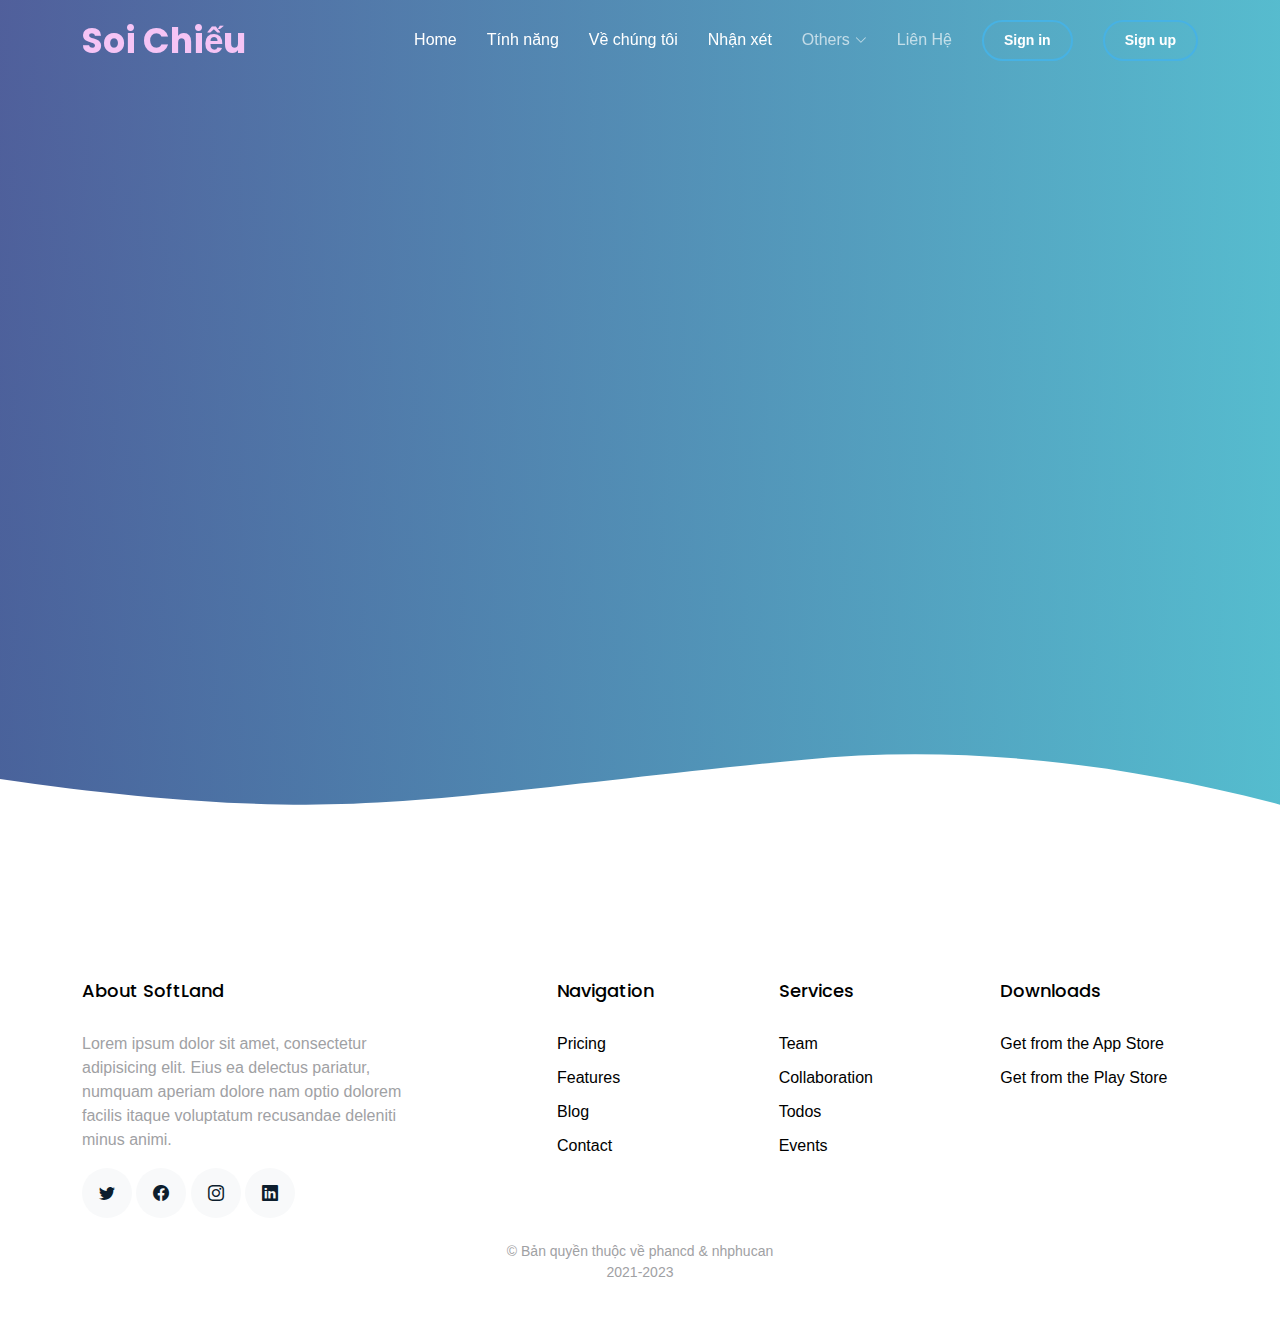
<file: team.html>
<!DOCTYPE html>
<html lang="en">

<head>
  <meta charset="utf-8">
  <meta content="width=device-width, initial-scale=1.0" name="viewport">

  <title>Soi Chiếu - Trang Chủ</title>
  <meta content="" name="description">
  <meta content="" name="keywords">

  <!-- Favicons -->
  <link href="assets/img/logo_1.png" rel="icon">
  <link href="assets/img/apple-touch-icon.png" rel="apple-touch-icon">

  <!-- Google Fonts -->
  <link href="https://fonts.googleapis.com/css?family=Roboto:300,300i,400,400i,500,500i,600,600i,700,700i|Poppins:300,300i,400,400i,500,500i,600,600i,700,700i" rel="stylesheet">
  <link href='https://fonts.googleapis.com/css?family=Lato' rel='stylesheet'>
  <!-- Vendor CSS Files -->
  <link href="assets/vendor/aos/aos.css" rel="stylesheet">
  <link href="assets/vendor/bootstrap/css/bootstrap.min.css" rel="stylesheet">
  <link href="assets/vendor/bootstrap-icons/bootstrap-icons.css" rel="stylesheet">
  <link href="assets/vendor/boxicons/css/boxicons.min.css" rel="stylesheet">
  <link href="assets/vendor/swiper/swiper-bundle.min.css" rel="stylesheet">

  <!-- Template Main CSS File -->
  <link href="assets/css/style.css" rel="stylesheet">

  <!-- =======================================================
  * License: https://bootstrapmade.com/license/
  ======================================================== -->
</head>

<body>

  <!-- ======= Header ======= -->
  <header id="header" class="fixed-top d-flex align-items-center">
    <div class="container d-flex justify-content-between align-items-center">

      <div class="logo">
        <h1><a style="font-weight: bold; font-size: 35px;color:#f5c4f5;" href="index.html">Soi Chiếu</a></h1>
        <!-- Uncomment below if you prefer to use an image logo -->
        <!-- <a href="index.html"><img src="assets/img/logo.png" alt="" class="img-fluid"></a>-->
      </div>

      <nav id="navbar" class="navbar">
        <ul>
          <li><a class="active"  href="index.html">Home</a></li>
          <li><a class="active" href="#features">Tính năng</a></li>
          <li><a class="active" href="#aboutUS">Về chúng tôi</a></li>
          <li><a class="active"href="#nx">Nhận xét</a></li>
          <!-- <li><a href="blog.html">Blog</a></li>
          <li><a href="blog.html">Donate</a></li> -->
          <li class="dropdown"><a href="#"><span>Others</span> <i class="bi bi-chevron-down"></i></a>
            <ul>
              <li><a href="#">Cộng tác viên</a></li>
              <li class="dropdown"><a href="#"><span>Deep Drop Down</span> <i class="bi bi-chevron-right"></i></a>
                <ul>
                  <li><a href="#">Deep Drop Down 1</a></li>
                  <li><a href="#">Deep Drop Down 2</a></li>
                  <li><a href="#">Deep Drop Down 3</a></li>
                  <li><a href="#">Deep Drop Down 4</a></li>
                  <li><a href="#">Deep Drop Down 5</a></li>
                </ul>
              </li>
              <li><a href="blog.html">Blog</a></li>
              <li><a href="pricing.html">Donate</a></li>
              <li><a href="#">Drop Down 4</a></li>
            </ul>
          </li>
          
          <li><a href="contact.html">Liên Hệ</a></li>
          <li><a class="getstarted scrollto"  href="https://app.soichieu.me/">Sign in</a></li>
          <li><a class="getstarted scrollto"  href="https://app.soichieu.me/">Sign up</a></li>
          
        </ul>
        <i class="bi bi-list mobile-nav-toggle"></i>
        
      </nav><!-- .navbar -->

    </div>
  </header><!-- End Header -->

  <!-- ======= Hero Section ======= -->
  <section class="hero-section" id="hero">

    <div class="wave">

      <svg width="100%" height="355px" viewBox="0 0 1920 355" version="1.1" xmlns="http://www.w3.org/2000/svg" xmlns:xlink="http://www.w3.org/1999/xlink">
        <g id="Page-1" stroke="none" stroke-width="1" fill="none" fill-rule="evenodd">
          <g id="Apple-TV" transform="translate(0.000000, -402.000000)" fill="#FFFFFF">
            <path d="M0,439.134243 C175.04074,464.89273 327.944386,477.771974 458.710937,477.771974 C654.860765,477.771974 870.645295,442.632362 1205.9828,410.192501 C1429.54114,388.565926 1667.54687,411.092417 1920,477.771974 L1920,757 L1017.15166,757 L0,757 L0,439.134243 Z" id="Path"></path>
          </g>
        </g>
      </svg>

    </div>

    <div class="container">
      <div class="row align-items-center">
        <div class="col-12 hero-text-image">
          <div class="row">
            <div class="col-lg-8 text-center text-lg-start">
              
            </div>
          </div>
        </div>
      </div>
    </div>

  </section><!-- End Hero -->

  <main id="main">



  </main><!-- End #main -->

  <!-- ======= Footer ======= -->
  <footer class="footer" role="contentinfo">
    <div class="container">
      <div class="row">
        <div class="col-md-4 mb-4 mb-md-0">
          <h3>About SoftLand</h3>
          <p>Lorem ipsum dolor sit amet, consectetur adipisicing elit. Eius ea delectus pariatur, numquam aperiam
            dolore nam optio dolorem facilis itaque voluptatum recusandae deleniti minus animi.</p>
          <p class="social">
            <a href="#"><span class="bi bi-twitter"></span></a>
            <a href="#"><span class="bi bi-facebook"></span></a>
            <a href="#"><span class="bi bi-instagram"></span></a>
            <a href="#"><span class="bi bi-linkedin"></span></a>
          </p>
        </div>
        <div class="col-md-7 ms-auto">
          <div class="row site-section pt-0">
            <div class="col-md-4 mb-4 mb-md-0">
              <h3>Navigation</h3>
              <ul class="list-unstyled">
                <li><a href="#">Pricing</a></li>
                <li><a href="#">Features</a></li>
                <li><a href="#">Blog</a></li>
                <li><a href="#">Contact</a></li>
              </ul>
            </div>
            <div class="col-md-4 mb-4 mb-md-0">
              <h3>Services</h3>
              <ul class="list-unstyled">
                <li><a href="#">Team</a></li>
                <li><a href="#">Collaboration</a></li>
                <li><a href="#">Todos</a></li>
                <li><a href="#">Events</a></li>
              </ul>
            </div>
            <div class="col-md-4 mb-4 mb-md-0">
              <h3>Downloads</h3>
              <ul class="list-unstyled">
                <li><a href="#">Get from the App Store</a></li>
                <li><a href="#">Get from the Play Store</a></li>
              </ul>
            </div>
          </div>
        </div>
      </div>

      <div class="row justify-content-center text-center">
        <div class="col-md-7">
          <p class="copyright">&copy; Bản quyền thuộc về phancd & nhphucan</p>
          <div class="credits">
            <!--
            All the links in the footer should remain intact.
            You can delete the links only if you purchased the pro version.
            Licensing information: https://bootstrapmade.com/license/
            Purchase the pro version with working PHP/AJAX contact form: https://bootstrapmade.com/buy/?theme=SoftLand
          -->
            <!-- Designed by <a href="https://bootstrapmade.com/">BootstrapMade</a> --> <a>2021-2023</a>
          </div>
        </div>
      </div>

    </div>
  </footer>

  <a href="#" class="back-to-top d-flex align-items-center justify-content-center"><i class="bi bi-arrow-up-short"></i></a>

  <!-- Vendor JS Files -->
  <script src="assets/vendor/aos/aos.js"></script>
  <script src="assets/vendor/bootstrap/js/bootstrap.bundle.min.js"></script>
  <script src="assets/vendor/swiper/swiper-bundle.min.js"></script>
  <script src="assets/vendor/php-email-form/validate.js"></script>

  <!-- Template Main JS File -->
  <script src="assets/js/main.js"></script>

</body>

</html>
</file>
<file: assets/css/style.css>
/**
* Template Name: SoftLand
* Updated: Mar 10 2023 with Bootstrap v5.2.3
* Template URL: https://bootstrapmade.com/softland-bootstrap-app-landing-page-template/
* Author: BootstrapMade.com
* License: https://bootstrapmade.com/license/
*/

/*--------------------------------------------------------------
# General
--------------------------------------------------------------*/
html {
  overflow-x: hidden;
}

body {
  /* font-family: 'Roboto', sans-serif;
  font-family: 'Anton'; */
 

 
  
  
  font-family: 'Roboto', sans-serif;
  font-family: Arial, Helvetica, sans-serif;
  font-family: 'Lato';
  font-family: 'Open Sans', sans-serif;
  color: #9fa1a4;
  line-height: 1.5;
}

a {
  color: #777;
  text-decoration: none;
  transition: 0.3s all ease;
}

a:hover {
  color: #000;
}

h1,
h2,
h3,
h4,
h5,
h6,
.font-heading {
  font-family: "Poppins", sans-serif;
  color: #000;
}
.navbar .getstarted,
.navbar .getstarted:focus {
  padding: 8px 20px;
  margin-left: 30px;
  border-radius: 50px;
  color: #fff;
  font-size: 14px;
  border: 2px solid #47b2e4;
  font-weight: 600;
}

.navbar .getstarted:hover,
.navbar .getstarted:focus:hover {
  color: #fff;
  background: #31a9e1;
}

.container {
  z-index: 2;
  position: relative;
}

.text-black {
  color: #000 !important;
}

.text-primary {
  color: #2d71a1 !important;
}

.border-top {
  border-top: 1px solid #f2f2f2 !important;
}

.border-bottom {
  border-bottom: 1px solid #f2f2f2 !important;
}

figure figcaption {
  margin-top: 0.5rem;
  font-style: italic;
  font-size: 0.8rem;
}

section {
  overflow: hidden;
}

.section {
  padding: 7rem 0;
}

.section-heading {
  font-size: 3rem;
  font-weight: 700;
  background: linear-gradient(-45deg, #3db3c5, #274685);
  -webkit-background-clip: text;
  -webkit-text-fill-color: transparent;
}

/*--------------------------------------------------------------
# Back to top button
--------------------------------------------------------------*/
.back-to-top {
  position: fixed;
  visibility: hidden;
  opacity: 0;
  right: 15px;
  bottom: 15px;
  z-index: 996;
  background: #2d71a1;
  width: 40px;
  height: 40px;
  border-radius: 50px;
  transition: all 0.4s;
}

.back-to-top i {
  font-size: 28px;
  color: #fff;
  line-height: 0;
}

.back-to-top:hover {
  background: #3687c1;
  color: #fff;
}

.back-to-top.active {
  visibility: visible;
  opacity: 1;
}

/* Default btn sre-tyling */
.btn {
  border: none;
  padding: 15px 30px !important;
}

.btn.btn-outline-white {
  border: 2px solid #fff;
  background: none;
  color: #fff;
}

.btn.btn-outline-white:hover {
  background: #fff;
  color: #2d71a1;
}

.btn.btn-primary {
  background: #2d71a1;
  background: linear-gradient(-45deg, #1391a5, #274685);
  color: #fff;
  box-shadow: 0 10px 30px 0 rgba(0, 0, 0, 0.15);
}

/* Feature 1 */
.feature-1 .wrap-icon {
  margin: 0 auto;
  height: 100px;
  width: 100px;
  border-radius: 50%;
  position: relative;
  margin-bottom: 30px;
  box-shadow: 0 15px 30px 0 rgba(0, 0, 0, 0.2);
  display: inline-flex;
  align-items: center;
  justify-content: center;
}

.feature-1 .wrap-icon.icon-1 {
  background: linear-gradient(-45deg, #3b87bd, #2d71a2);
}

.feature-1 .wrap-icon i {
  font-size: 40px;
  line-height: 0;
  color: #fff;
}

.feature-1 h3 {
  font-size: 20px;
}

.feature-1 p {
  color: #b1b1b1;
}

/* Step */
.step {
  box-shadow: 0 10px 30px -5px rgba(0, 0, 0, 0.1);
  background: #fff;
  padding: 40px;
}

.step .number {
  background: linear-gradient(-45deg, #1391a5, #274685);
  -webkit-background-clip: text;
  -webkit-text-fill-color: transparent;
  font-weight: 700;
  letter-spacing: 0.2rem;
  margin-bottom: 10px;
  display: block;
}

.step p:last-child {
  margin-bottom: 0px;
}

/* Review */
.review h3 {
  font-size: 20px;
}

.review p {
  line-height: 1.8;
  font-style: italic;
  color: #333333;
}

.review .stars span {
  color: #FF8803;
}

.review .stars .muted {
  color: #ccc;
}

.review .review-user img {
  width: 70px;
  margin: 0 auto;
}

/* Testimonial Carousel */
.testimonials-slider .swiper-pagination {
  margin-top: 20px;
  position: relative;
}

.testimonials-slider .swiper-pagination .swiper-pagination-bullet {
  width: 12px;
  height: 12px;
  background-color: #fff;
  opacity: 1;
  border: 1px solid #2d71a1;
}

.testimonials-slider .swiper-pagination .swiper-pagination-bullet-active {
  background-color: #2d71a1;
}

/* Pricing */
.pricing {
  padding: 50px;
  background: linear-gradient(-45deg, #1391a5, #274685);
  color: #fff;
  padding-bottom: 12rem !important;
  position: relative;
  border-radius: 4px;
  color: #000000;
  background: #fff;
  box-shadow: 0 10px 30px 0 rgba(0, 0, 0, 0.2);
}

.pricing h3 {
  color: #2d71a1;
}

.pricing .price-cta {
  text-decoration: none;
  position: absolute;
  bottom: 50px;
  width: 100%;
  text-align: center;
  left: 0;
}

.pricing .price-cta .price {
  display: block;
  margin-bottom: 20px;
  font-size: 2rem;
  font-weight: 300;
}

.pricing .popularity {
  text-transform: uppercase;
  font-size: 12px;
  letter-spacing: 0.2rem;
  display: block;
  margin-bottom: 20px;
}

.pricing ul {
  margin-bottom: 50px;
}

.pricing ul li {
  margin-bottom: 10px;
}

.pricing .btn-white {
  background: #fff;
  border: 2px solid rgb(241, 241, 241);
  border-radius: 4px;
  box-shadow: 0 5px 20px 0 rgba(0, 0, 0, 0.1);
}

.pricing .btn-white:hover {
  color: #2d71a1;
}

.pricing.popular {
  background: #fff;
  box-shadow: 0 10px 30px 0 rgba(0, 0, 0, 0.2);
  color: #000000;
  background: linear-gradient(-45deg, #1391a5, #274685);
  color: #fff;
  box-shadow: none;
}

.pricing.popular .popularity {
  color: #b3b3b3;
}

.pricing.popular h3 {
  color: #fff;
  background: none;
}

.pricing.popular .btn-white {
  border: 2px solid #2d71a1;
}

/* CTA Section */
.cta-section {
  background: linear-gradient(to right, rgb(39, 70, 133) 0%, rgb(61, 179, 197) 100%);
  color: #fff;
}

.cta-section h2 {
  color: #fff;
  font-size: 3rem;
  font-weight: 700;
}

@media screen and (max-width: 768px) {
  .cta-section h2 {
    font-size: 2rem;
  }
}

.cta-section .btn {
  background: #000000;
  color: #fff;
}

.cta-section .btn i {
  margin-right: 5px;
  font-size: 24px;
  line-height: 0;
}

/* Contact Form */
.form-control {
  height: 48px;
  border-radius: 0;
  border: 1px solid #dae0e5;
}

.form-control:active,
.form-control:focus {
  outline: none;
  box-shadow: none;
  border: 1px solid #2d71a1;
}

.php-email-form .validate {
  display: none;
  color: red;
  margin: 0 0 15px 0;
  font-weight: 400;
  font-size: 13px;
}

.php-email-form .error-message {
  display: none;
  color: #fff;
  background: #ed3c0d;
  text-align: left;
  padding: 15px;
  font-weight: 600;
}

.php-email-form .error-message br+br {
  margin-top: 25px;
}

.php-email-form .sent-message {
  display: none;
  color: #fff;
  background: #18d26e;
  text-align: center;
  padding: 15px;
  font-weight: 600;
}

.php-email-form .loading {
  display: none;
  background: #fff;
  text-align: center;
  padding: 15px;
}

.php-email-form .loading:before {
  content: "";
  display: inline-block;
  border-radius: 50%;
  width: 24px;
  height: 24px;
  margin: 0 10px -6px 0;
  border: 3px solid #18d26e;
  border-top-color: #eee;
  animation: animate-loading 1s linear infinite;
}

.php-email-form textarea {
  min-height: 160px;
}

@keyframes animate-loading {
  0% {
    transform: rotate(0deg);
  }

  100% {
    transform: rotate(360deg);
  }
}

/* Blog */
.post-entry {
  margin-bottom: 60px;
}

.post-entry .post-text .post-meta {
  text-decoration: none;
  color: #ccc;
  font-size: 13px;
  display: block;
  margin-bottom: 10px;
}

.post-entry .post-text h3 {
  font-size: 20px;
  color: #000000;
}

.post-entry .post-text h3 a {
  text-decoration: none;
  color: #000000;
}

.post-entry .post-text h3 a:hover {
  text-decoration: none;
  color: #2d71a1;
}

.post-entry .post-text .readmore {
  color: #2d71a1;
}

.sidebar-box {
  margin-bottom: 30px;
  padding: 25px;
  font-size: 15px;
  width: 100%;
  float: left;
  background: #fff;
}

.sidebar-box *:last-child {
  margin-bottom: 0;
}

.sidebar-box h3 {
  font-size: 18px;
  margin-bottom: 15px;
}

.categories li,
.sidelink li {
  position: relative;
  margin-bottom: 10px;
  padding-bottom: 10px;
  border-bottom: 1px dotted gray("300");
  list-style: none;
}

.categories li:last-child,
.sidelink li:last-child {
  margin-bottom: 0;
  border-bottom: none;
  padding-bottom: 0;
}

.categories li a,
.sidelink li a {
  text-decoration: none;
  display: block;
}

.categories li a span,
.sidelink li a span {
  position: absolute;
  right: 0;
  top: 0;
  color: #ccc;
}

.categories li.active a,
.sidelink li.active a {
  text-decoration: none;
  color: #000000;
  font-style: italic;
}

.comment-form-wrap {
  clear: both;
}

.comment-list {
  padding: 0;
  margin: 0;
}

.comment-list .children {
  padding: 50px 0 0 40px;
  margin: 0;
  float: left;
  width: 100%;
}

.comment-list li {
  padding: 0;
  margin: 0 0 30px 0;
  float: left;
  width: 100%;
  clear: both;
  list-style: none;
}

.comment-list li .vcard {
  width: 80px;
  float: left;
}

.comment-list li .vcard img {
  width: 50px;
  border-radius: 50%;
}

.comment-list li .comment-body {
  float: right;
  width: calc(100% - 80px);
}

.comment-list li .comment-body h3 {
  font-size: 20px;
}

.comment-list li .comment-body .meta {
  text-decoration: none;
  text-transform: uppercase;
  font-size: 13px;
  letter-spacing: 0.1em;
  color: #ccc;
}

.comment-list li .comment-body .reply {
  padding: 5px 10px;
  background: #e6e6e6;
  color: #000000;
  text-transform: uppercase;
  font-size: 14px;
}

.comment-list li .comment-body .reply:hover {
  color: #000000;
  background: #e3e3e3;
}

.search-form {
  background: #f7f7f7;
  padding: 10px;
}

.search-form .form-group {
  position: relative;
}

.search-form .form-group input {
  padding-right: 50px;
}

.search-form .icon {
  position: absolute;
  top: 50%;
  right: 20px;
  transform: translateY(-50%);
}

/*--------------------------------------------------------------
# Header
--------------------------------------------------------------*/
#header {
  height: 80px;
  transition: all 0.5s;
  z-index: 997;
  transition: all 0.5s;
}

#header.header-scrolled {
  background: rgba(39, 70, 133, 0.8);
  height: 60px;
}

#header .logo h1 {
  font-size: 28px;
  margin: 0;
  padding: 4px 0;
  line-height: 1;
  font-weight: 500;
}

#header .logo h1 a,
#header .logo h1 a:hover {
  color: #fff;
  text-decoration: none;
}

#header .logo img {
  padding: 0;
  margin: 0;
  max-height: 40px;
}

/*--------------------------------------------------------------
# Navigation Menu
--------------------------------------------------------------*/
/**
* Desktop Navigation 
*/
.navbar {
  padding: 0;
}

.navbar ul {
  margin: 0;
  padding: 0;
  display: flex;
  list-style: none;
  align-items: center;
}

.navbar li {
  position: relative;
}

.navbar a,
.navbar a:focus {
  display: flex;
  align-items: center;
  justify-content: space-between;
  padding: 10px 0 10px 30px;
  font-size: 16px;
  font-weight: 400;
  color: rgba(255, 255, 255, 0.65);
  white-space: nowrap;
  transition: 0.3s;
}

.navbar a i,
.navbar a:focus i {
  font-size: 12px;
  line-height: 0;
  margin-left: 5px;
}

.navbar a:hover,
.navbar .active,
.navbar .active:focus,
.navbar li:hover>a {
  color: #fff;
}

.navbar .dropdown ul {
  display: block;
  position: absolute;
  left: 14px;
  top: calc(100% + 30px);
  margin: 0;
  padding: 10px 0;
  z-index: 99;
  opacity: 0;
  visibility: hidden;
  background: #fff;
  box-shadow: 0px 0px 30px rgba(127, 137, 161, 0.25);
  transition: 0.3s;
  border-radius: 4px;
}

.navbar .dropdown ul li {
  min-width: 200px;
}

.navbar .dropdown ul a {
  padding: 10px 20px;
  font-size: 15px;
  color: #101c36;
}

.navbar .dropdown ul a i {
  font-size: 12px;
}

.navbar .dropdown ul a:hover,
.navbar .dropdown ul .active:hover,
.navbar .dropdown ul li:hover>a {
  color: #2d71a1;
}

.navbar .dropdown:hover>ul {
  opacity: 1;
  top: 100%;
  visibility: visible;
}

.navbar .dropdown .dropdown ul {
  top: 0;
  left: calc(100% - 30px);
  visibility: hidden;
}

.navbar .dropdown .dropdown:hover>ul {
  opacity: 1;
  top: 0;
  left: 100%;
  visibility: visible;
}

@media (max-width: 1366px) {
  .navbar .dropdown .dropdown ul {
    left: -90%;
  }

  .navbar .dropdown .dropdown:hover>ul {
    left: -100%;
  }
}

/**
* Mobile Navigation 
*/
.mobile-nav-toggle {
  color: #fff;
  font-size: 28px;
  cursor: pointer;
  display: none;
  line-height: 0;
  transition: 0.5s;
}

@media (max-width: 991px) {
  .mobile-nav-toggle {
    display: block;
  }

  .navbar ul {
    display: none;
  }
}

.navbar-mobile {
  position: fixed;
  overflow: hidden;
  top: 0;
  right: 0;
  left: 0;
  bottom: 0;
  background: rgba(27, 49, 94, 0.9);
  transition: 0.3s;
  z-index: 999;
}

.navbar-mobile .mobile-nav-toggle {
  position: absolute;
  top: 15px;
  right: 15px;
}

.navbar-mobile ul {
  display: block;
  position: absolute;
  top: 55px;
  right: 15px;
  bottom: 15px;
  left: 15px;
  padding: 10px 0;
  border-radius: 10px;
  background-color: #fff;
  overflow-y: auto;
  transition: 0.3s;
}

.navbar-mobile a,
.navbar-mobile a:focus {
  padding: 10px 20px;
  font-size: 15px;
  color: #101c36;
}

.navbar-mobile a:hover,
.navbar-mobile .active,
.navbar-mobile li:hover>a {
  color: #2d71a1;
}
.navbar-mobile .getstarted,
.navbar-mobile .getstarted:focus {
  margin: 15px;
  color: #37517e;
}

.navbar-mobile .dropdown ul {
  position: static;
  display: none;
  margin: 10px 20px;
  padding: 10px 0;
  z-index: 99;
  opacity: 1;
  visibility: visible;
  background: #fff;
  box-shadow: 0px 0px 30px rgba(127, 137, 161, 0.25);
}

.navbar-mobile .dropdown ul li {
  min-width: 200px;
}

.navbar-mobile .dropdown ul a {
  padding: 10px 20px;
}

.navbar-mobile .dropdown ul a i {
  font-size: 12px;
}

.navbar-mobile .dropdown ul a:hover,
.navbar-mobile .dropdown ul .active:hover,
.navbar-mobile .dropdown ul li:hover>a {
  color: #2d71a1;
}

.navbar-mobile .dropdown>.dropdown-active {
  display: block;
}

/*--------------------------------------------------------------
# Hero Section
--------------------------------------------------------------*/
.hero-section {
  background: linear-gradient(to right, rgba(39, 70, 133, 0.8) 0%, rgba(61, 179, 197, 0.8) 100%), url(../img/background.png);
  position: relative;
}

.hero-section .wave {
  width: 100%;
  overflow: hidden;
  position: absolute;
  z-index: 1;
  bottom: -150px;
}

@media screen and (max-width: 992px) {
  .hero-section .wave {
    bottom: -180px;
  }
}

.hero-section .wave svg {
  width: 100%;
}

.hero-section,
.hero-section>.container>.row {
  height: 100vh;
  min-height: 880px;
}

.hero-section.inner-page {
  height: 60vh;
  min-height: 0;
}

.hero-section.inner-page .hero-text {
  transform: translateY(-150px);
  margin-top: -120px;
}

@media screen and (max-width: 992px) {
  .hero-section.inner-page .hero-text {
    margin-top: -80px;
  }
}

.hero-section h1 {
  font-size: 3.5rem;
  color: #fff;
  font-weight: 700;
  margin-bottom: 30px;
}

@media screen and (max-width: 992px) {
  .hero-section h1 {
    font-size: 2.5rem;
    text-align: center;
    margin-top: 40px;
  }
}

@media screen and (max-width: 992px) {
  .hero-section .hero-text-image {
    margin-top: 4rem;
  }
}

.hero-section p {
  font-size: 18px;
  color: #fff;
}

.hero-section .iphone-wrap {
  position: relative;
}

@media screen and (max-width: 992px) {
  .hero-section .iphone-wrap {
    text-align: center;
  }
}

.hero-section .iphone-wrap .phone-2,
.hero-section .iphone-wrap .phone-1 {
  position: absolute;
  top: -50%;
  overflow: hidden;
  left: 0;
  /* box-shadow: 0 15px 50px 0 rgba(0, 0, 0, 0.3); */
  border-radius: 30px;
}

@media screen and (max-width: 992px) {

  .hero-section .iphone-wrap .phone-2,
  .hero-section .iphone-wrap .phone-1 {
    position: relative;
    top: 0;
    max-width: 100%;
  }
}

.hero-section .iphone-wrap .phone-2,
.hero-section .iphone-wrap .phone-1 {
  width: 250px;
}

@media screen and (max-width: 992px) {
  .hero-section .iphone-wrap .phone-1 {
    margin-left: -150px;
  }
}

.hero-section .iphone-wrap .phone-2 {
  margin-top: 50px;
  margin-left: 100px;
  width: 250px;
}

@media screen and (max-width: 992px) {
  .hero-section .iphone-wrap .phone-2 {
    width: 250px;
    position: absolute;
    margin-top: 0px;
    margin-left: 100px;
  }
}

/*--------------------------------------------------------------
# Footer
--------------------------------------------------------------*/
.footer {
  padding: 5rem 0 2.5rem 0;
}

.footer h3 {
  font-size: 18px;
  margin-bottom: 30px;
}

.footer ul li {
  margin-bottom: 10px;
}

.footer a {
  color: #000;
}

.footer .copyright {
  margin-bottom: 0px;
}

.footer .copyright,
.footer .credits {
  font-size: 14px;
}

.social a {
  display: inline-block;
  width: 50px;
  height: 50px;
  border-radius: 50%;
  background: #f8f9fa;
  position: relative;
  text-align: center;
  transition: 0.3s background ease;
  color: #0d1e2d;
  line-height: 0;
}

.social a span {
  display: inline-block;
  left: 50%;
  position: absolute;
  top: 50%;
  transform: translate(-50%, -50%);
}

.social a:hover {
  color: #fff;
  background: #2d71a1;
}

.social a i {
  line-height: 0;
}
</file>
